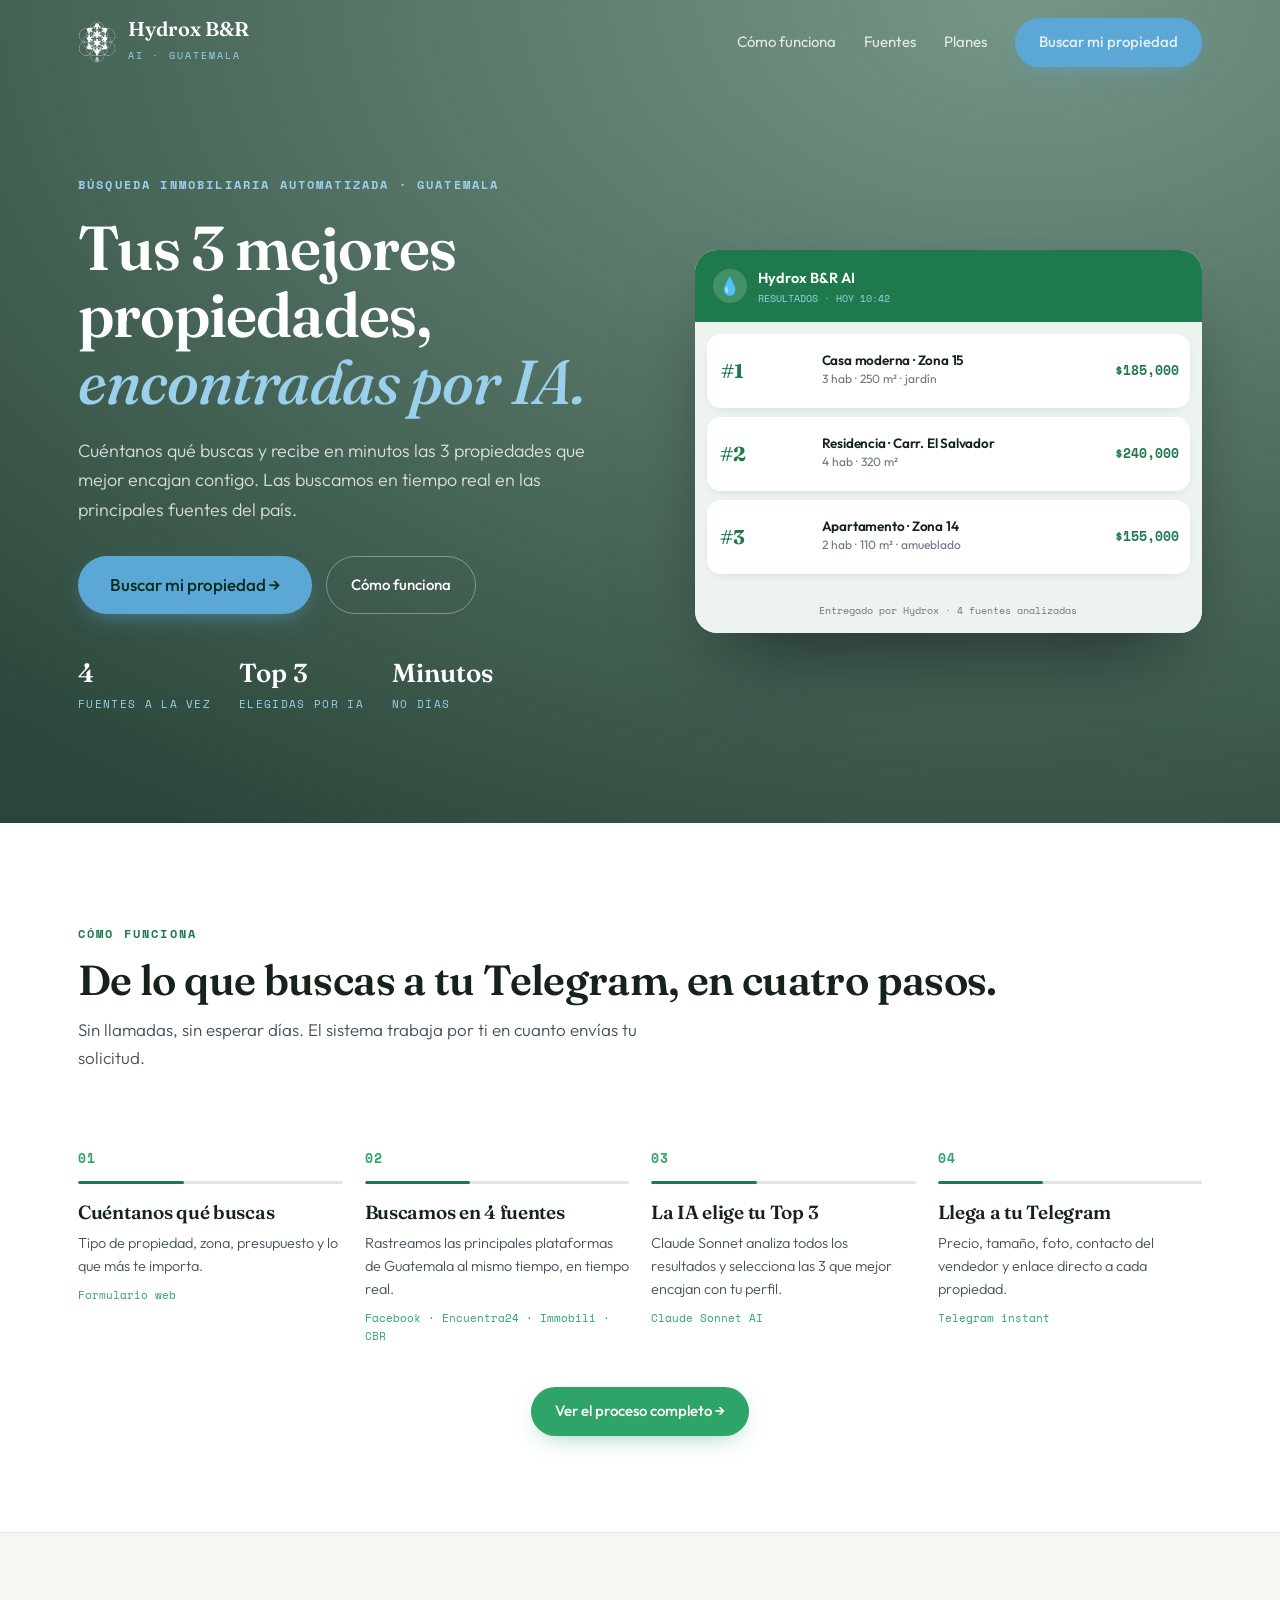
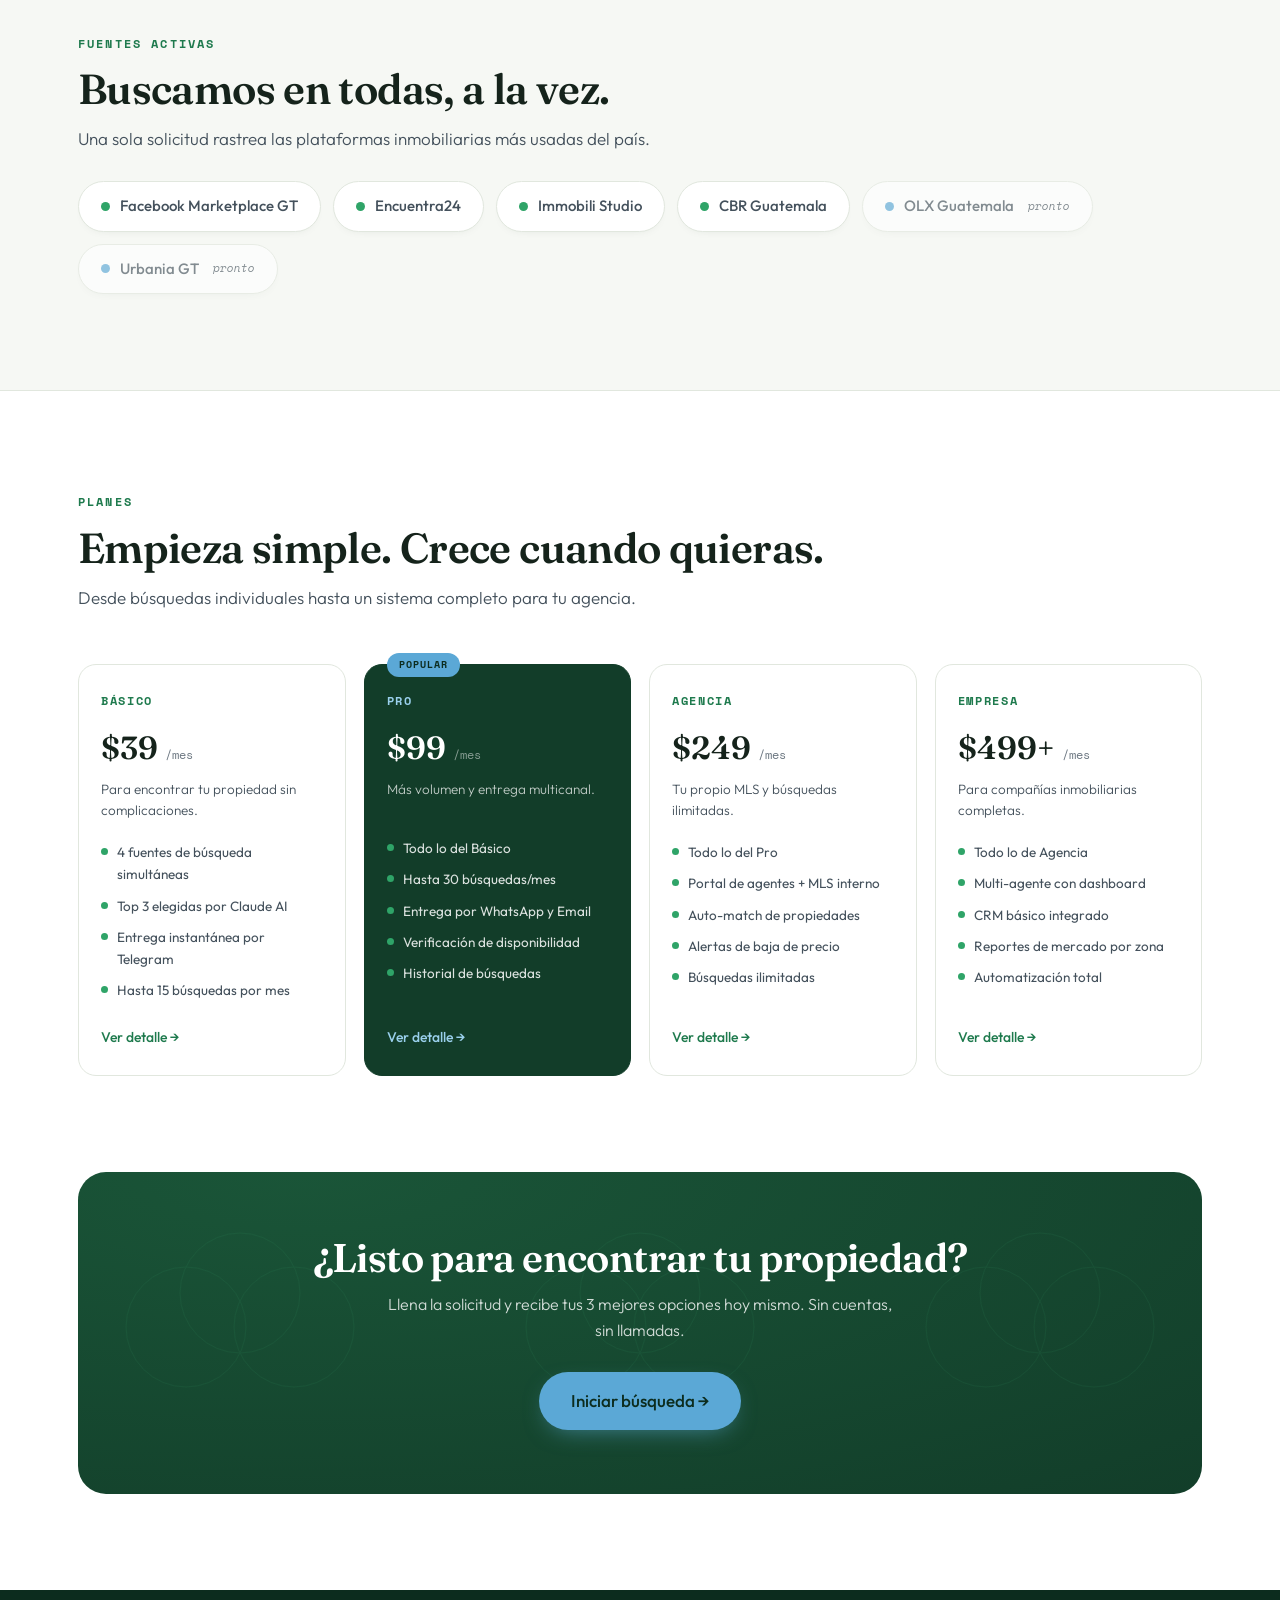
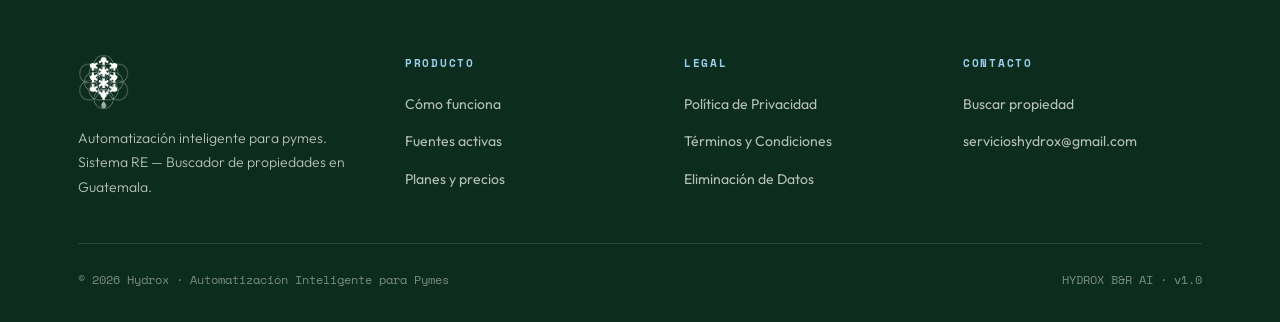
<file: index.html>
<!DOCTYPE html>
<html lang="es">
<head>
<meta charset="UTF-8">
<meta name="viewport" content="width=device-width, initial-scale=1.0">
<meta name="description" content="Hydrox B&R AI — Búsqueda automatizada de propiedades en Guatemala. Cuéntanos qué buscas y recibe las 3 mejores opciones directo a tu Telegram.">
<title>Hydrox B&R AI — Tus 3 mejores propiedades, encontradas por IA</title>
<link rel="preconnect" href="https://fonts.googleapis.com">
<link rel="preconnect" href="https://fonts.gstatic.com" crossorigin>
<link href="https://fonts.googleapis.com/css2?family=Fraunces:opsz,wght@9..144,400;9..144,500;9..144,600;9..144,700&family=Outfit:wght@300;400;500;600;700&family=Space+Mono:wght@400;700&display=swap" rel="stylesheet">
<link rel="stylesheet" href="css/estilos.css">
<link rel="stylesheet" href="css/componentes.css?v=3">
<link rel="icon" href="assets/logo-verde.png" type="image/png">
</head>
<body>

<!-- ═══ HEADER ══════════════════════════════════════════════════ -->
<header id="header">
  <div class="wrap nav">
    <a href="index.html" class="brand">
      <img src="assets/logo-blanco.png" alt="Hydrox B&R AI">
      <div class="brand-text">
        <strong>Hydrox B&amp;R</strong>
        <small>AI · GUATEMALA</small>
      </div>
    </a>
    <nav class="nav-links" id="nav-links">
      <a href="#como-funciona">Cómo funciona</a>
      <a href="#fuentes">Fuentes</a>
      <a href="planes.html">Planes</a>
      <a href="contacto.html" class="btn btn-pri">Buscar mi propiedad</a>
    </nav>
    <button class="nav-toggle" id="nav-toggle" aria-label="Abrir menú" aria-expanded="false">☰</button>
  </div>
</header>

<!-- ═══ HERO ═════════════════════════════════════════════════════ -->
<section class="hero">
  <div class="wrap hero-grid">

    <!-- Texto -->
    <div>
      <span class="eyebrow">Búsqueda inmobiliaria automatizada · Guatemala</span>
      <h1>Tus 3 mejores propiedades, <span class="accent">encontradas por IA.</span></h1>
      <p class="lead">Cuéntanos qué buscas y recibe en minutos las 3 propiedades que mejor encajan contigo. Las buscamos en tiempo real en las principales fuentes del país.</p>
      <div class="hero-cta">
        <a href="contacto.html" class="btn btn-pri btn-lg">Buscar mi propiedad →</a>
        <a href="#como-funciona" class="btn btn-ghost">Cómo funciona</a>
      </div>
      <div class="hero-stats">
        <div><b>4</b><span>Fuentes a la vez</span></div>
        <div><b>Top 3</b><span>Elegidas por IA</span></div>
        <div><b>Minutos</b><span>No días</span></div>
      </div>
    </div>

    <!-- Tarjeta Telegram (elemento firma) -->
    <div class="tgcard reveal">
      <div class="tgcard-top">
        <div class="tgcard-avatar">💧</div>
        <div>
          <b>Hydrox B&amp;R AI</b>
          <span>RESULTADOS · HOY 10:42</span>
        </div>
      </div>
      <div class="tgcard-body">
        <div class="prop-card">
          <div class="prop-rank">#1</div>
          <div class="prop-thumb" style="background-image:url('https://images.unsplash.com/photo-1568605114967-8130f3a36994?w=200&q=60')"></div>
          <div class="prop-info">
            <h4>Casa moderna · Zona 15</h4>
            <div class="meta">3 hab · 250 m² · jardín</div>
          </div>
          <div class="prop-price">$185,000</div>
        </div>
        <div class="prop-card">
          <div class="prop-rank">#2</div>
          <div class="prop-thumb" style="background-image:url('https://images.unsplash.com/photo-1570129477492-45c003edd2be?w=200&q=60')"></div>
          <div class="prop-info">
            <h4>Residencia · Carr. El Salvador</h4>
            <div class="meta">4 hab · 320 m²</div>
          </div>
          <div class="prop-price">$240,000</div>
        </div>
        <div class="prop-card">
          <div class="prop-rank">#3</div>
          <div class="prop-thumb" style="background-image:url('https://images.unsplash.com/photo-1576941089067-2de3c901e126?w=200&q=60')"></div>
          <div class="prop-info">
            <h4>Apartamento · Zona 14</h4>
            <div class="meta">2 hab · 110 m² · amueblado</div>
          </div>
          <div class="prop-price">$155,000</div>
        </div>
      </div>
      <div class="tgcard-foot">
        <span>Entregado por Hydrox · 4 fuentes analizadas</span>
      </div>
    </div>

  </div>
</section>

<!-- ═══ CÓMO FUNCIONA ════════════════════════════════════════════ -->
<section id="como-funciona">
  <div class="wrap">
    <div class="sec-head reveal">
      <span class="eyebrow">Cómo funciona</span>
      <h2>De lo que buscas a tu Telegram, en cuatro pasos.</h2>
      <p>Sin llamadas, sin esperar días. El sistema trabaja por ti en cuanto envías tu solicitud.</p>
    </div>
    <div class="steps-grid">
      <div class="step reveal">
        <div class="num">01</div>
        <div class="line"></div>
        <h3>Cuéntanos qué buscas</h3>
        <p>Tipo de propiedad, zona, presupuesto y lo que más te importa.</p>
        <span class="tag">Formulario web</span>
      </div>
      <div class="step reveal">
        <div class="num">02</div>
        <div class="line"></div>
        <h3>Buscamos en 4 fuentes</h3>
        <p>Rastreamos las principales plataformas de Guatemala al mismo tiempo, en tiempo real.</p>
        <span class="tag">Facebook · Encuentra24 · Immobili · CBR</span>
      </div>
      <div class="step reveal">
        <div class="num">03</div>
        <div class="line"></div>
        <h3>La IA elige tu Top 3</h3>
        <p>Claude Sonnet analiza todos los resultados y selecciona las 3 que mejor encajan con tu perfil.</p>
        <span class="tag">Claude Sonnet AI</span>
      </div>
      <div class="step reveal">
        <div class="num">04</div>
        <div class="line"></div>
        <h3>Llega a tu Telegram</h3>
        <p>Precio, tamaño, foto, contacto del vendedor y enlace directo a cada propiedad.</p>
        <span class="tag">Telegram instant</span>
      </div>
    </div>
    <div style="margin-top:40px; text-align:center">
      <a href="como-funciona.html" class="btn btn-sec">Ver el proceso completo →</a>
    </div>
  </div>
</section>

<!-- ═══ FUENTES ═══════════════════════════════════════════════════ -->
<section id="fuentes" class="fuentes-section">
  <div class="wrap">
    <div class="sec-head reveal" style="margin-bottom:28px">
      <span class="eyebrow">Fuentes activas</span>
      <h2>Buscamos en todas, a la vez.</h2>
      <p>Una sola solicitud rastrea las plataformas inmobiliarias más usadas del país.</p>
    </div>
    <div class="chips reveal">
      <span class="chip"><span class="chip-dot"></span>Facebook Marketplace GT</span>
      <span class="chip"><span class="chip-dot"></span>Encuentra24</span>
      <span class="chip"><span class="chip-dot"></span>Immobili Studio</span>
      <span class="chip"><span class="chip-dot"></span>CBR Guatemala</span>
      <span class="chip pronto"><span class="chip-dot"></span>OLX Guatemala <em class="soon">pronto</em></span>
      <span class="chip pronto"><span class="chip-dot"></span>Urbania GT <em class="soon">pronto</em></span>
    </div>
  </div>
</section>

<!-- ═══ PLANES ════════════════════════════════════════════════════ -->
<section id="planes">
  <div class="wrap">
    <div class="sec-head reveal">
      <span class="eyebrow">Planes</span>
      <h2>Empieza simple. Crece cuando quieras.</h2>
      <p>Desde búsquedas individuales hasta un sistema completo para tu agencia.</p>
    </div>
    <div class="planes-grid">
      <div class="plan-card reveal">
        <div class="plan-tier">Básico</div>
        <div class="plan-price">$39<small> /mes</small></div>
        <div class="plan-tagline">Para encontrar tu propiedad sin complicaciones.</div>
        <ul class="plan-features">
          <li>4 fuentes de búsqueda simultáneas</li>
          <li>Top 3 elegidas por Claude AI</li>
          <li>Entrega instantánea por Telegram</li>
          <li>Hasta 15 búsquedas por mes</li>
        </ul>
        <a href="planes.html" class="plan-link">Ver detalle →</a>
      </div>
      <div class="plan-card featured reveal">
        <div class="plan-badge">Popular</div>
        <div class="plan-tier">Pro</div>
        <div class="plan-price">$99<small> /mes</small></div>
        <div class="plan-tagline">Más volumen y entrega multicanal.</div>
        <ul class="plan-features">
          <li>Todo lo del Básico</li>
          <li>Hasta 30 búsquedas/mes</li>
          <li>Entrega por WhatsApp y Email</li>
          <li>Verificación de disponibilidad</li>
          <li>Historial de búsquedas</li>
        </ul>
        <a href="planes.html" class="plan-link">Ver detalle →</a>
      </div>
      <div class="plan-card reveal">
        <div class="plan-tier">Agencia</div>
        <div class="plan-price">$249<small> /mes</small></div>
        <div class="plan-tagline">Tu propio MLS y búsquedas ilimitadas.</div>
        <ul class="plan-features">
          <li>Todo lo del Pro</li>
          <li>Portal de agentes + MLS interno</li>
          <li>Auto-match de propiedades</li>
          <li>Alertas de baja de precio</li>
          <li>Búsquedas ilimitadas</li>
        </ul>
        <a href="planes.html" class="plan-link">Ver detalle →</a>
      </div>
      <div class="plan-card reveal">
        <div class="plan-tier">Empresa</div>
        <div class="plan-price">$499+<small> /mes</small></div>
        <div class="plan-tagline">Para compañías inmobiliarias completas.</div>
        <ul class="plan-features">
          <li>Todo lo de Agencia</li>
          <li>Multi-agente con dashboard</li>
          <li>CRM básico integrado</li>
          <li>Reportes de mercado por zona</li>
          <li>Automatización total</li>
        </ul>
        <a href="planes.html" class="plan-link">Ver detalle →</a>
      </div>
    </div>
  </div>
</section>

<!-- ═══ CTA ═══════════════════════════════════════════════════════ -->
<section style="padding-top:0">
  <div class="wrap">
    <div class="cta-band reveal">
      <h2>¿Listo para encontrar tu propiedad?</h2>
      <p>Llena la solicitud y recibe tus 3 mejores opciones hoy mismo. Sin cuentas, sin llamadas.</p>
      <a href="contacto.html" class="btn btn-pri btn-lg">Iniciar búsqueda →</a>
    </div>
  </div>
</section>

<!-- ═══ FOOTER ════════════════════════════════════════════════════ -->
<footer>
  <div class="wrap">
    <div class="footer-grid">
      <div class="footer-brand">
        <img src="assets/logo-blanco.png" alt="Hydrox B&R AI">
        <p>Automatización inteligente para pymes. Sistema RE — Buscador de propiedades en Guatemala.</p>
      </div>
      <div class="footer-col">
        <h5>Producto</h5>
        <ul>
          <li><a href="como-funciona.html">Cómo funciona</a></li>
          <li><a href="#fuentes">Fuentes activas</a></li>
          <li><a href="planes.html">Planes y precios</a></li>
        </ul>
      </div>
      <div class="footer-col">
        <h5>Legal</h5>
        <ul>
          <li><a href="privacidad.html">Política de Privacidad</a></li>
          <li><a href="terminos.html">Términos y Condiciones</a></li>
          <li><a href="eliminar-datos.html">Eliminación de Datos</a></li>
        </ul>
      </div>
      <div class="footer-col">
        <h5>Contacto</h5>
        <ul>
          <li><a href="contacto.html">Buscar propiedad</a></li>
          <li><a href="mailto:servicioshydrox@gmail.com">servicioshydrox@gmail.com</a></li>
        </ul>
      </div>
    </div>
    <div class="footer-bottom">
      <span>© 2026 Hydrox · Automatización Inteligente para Pymes</span>
      <span class="mono">HYDROX B&amp;R AI · v1.0</span>
    </div>
  </div>
</footer>

<script src="js/main.js?v=7" defer></script>
</body>
</html>
</file>
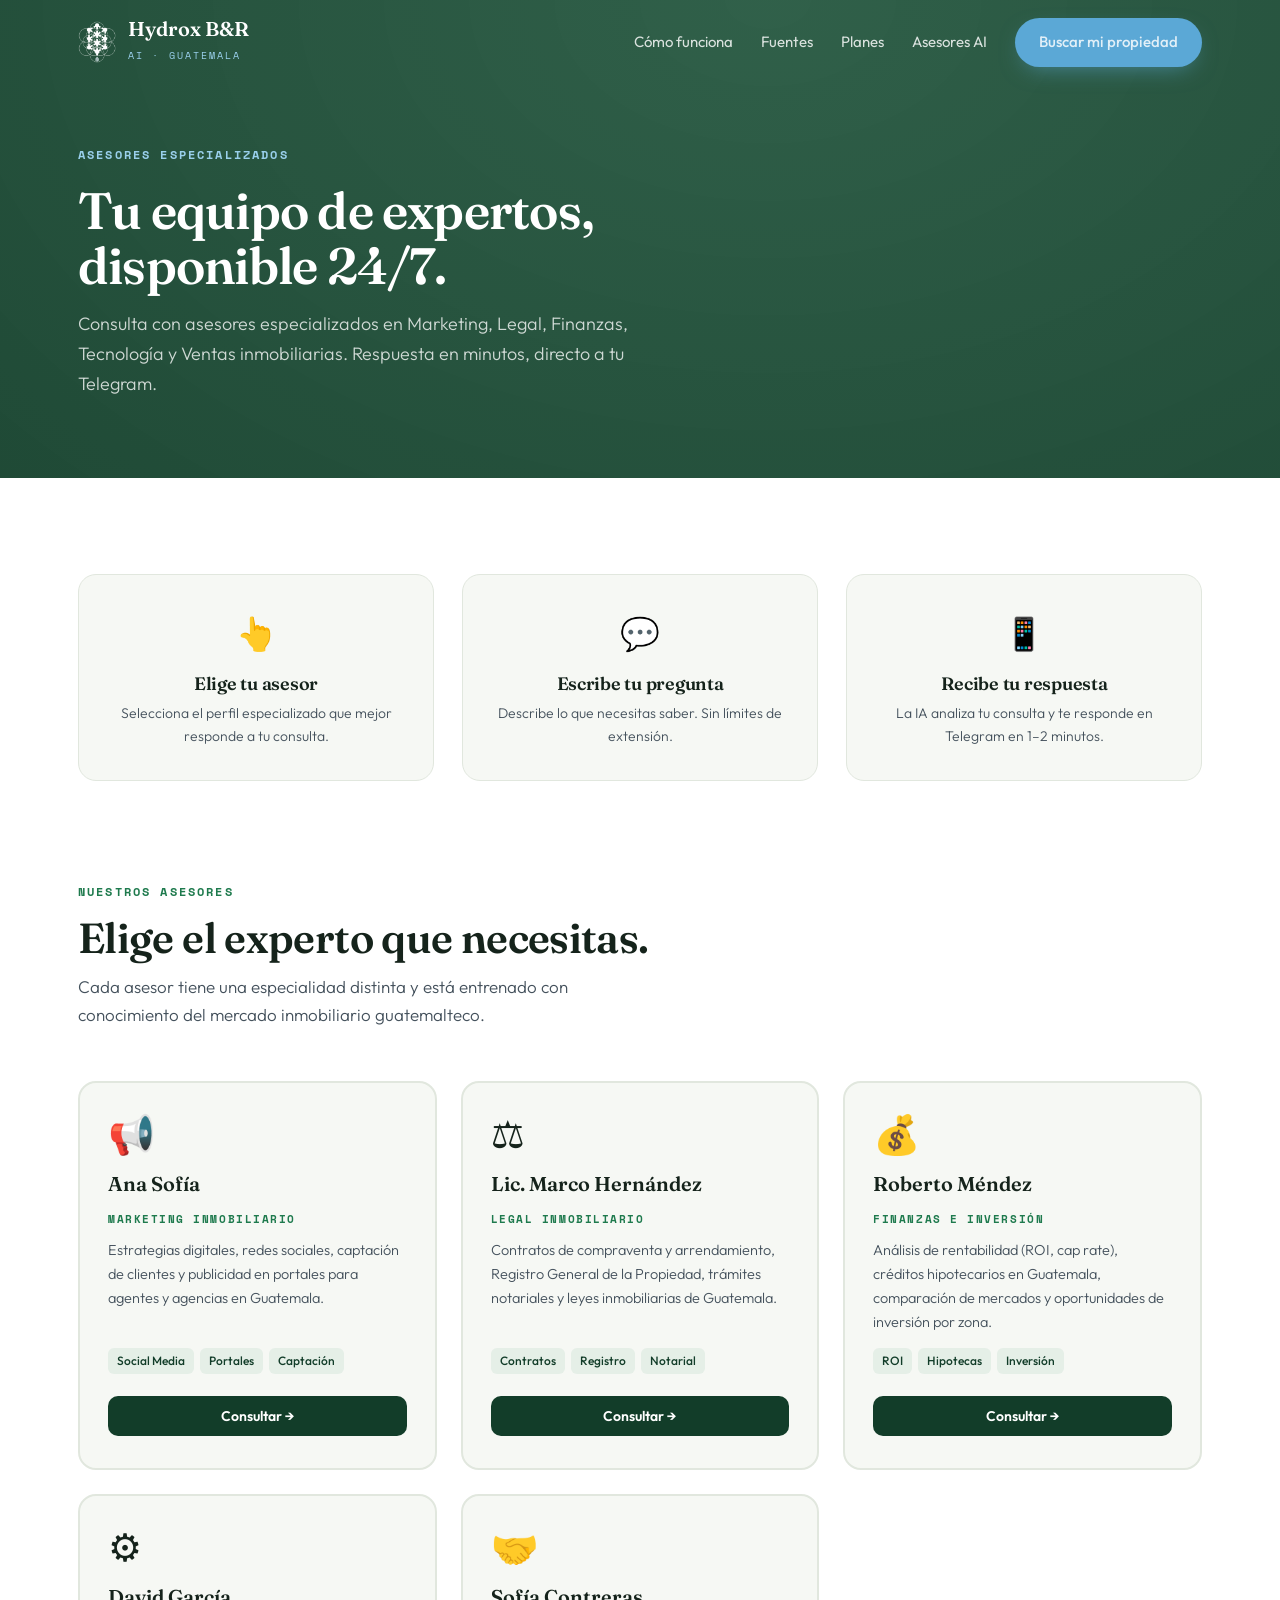
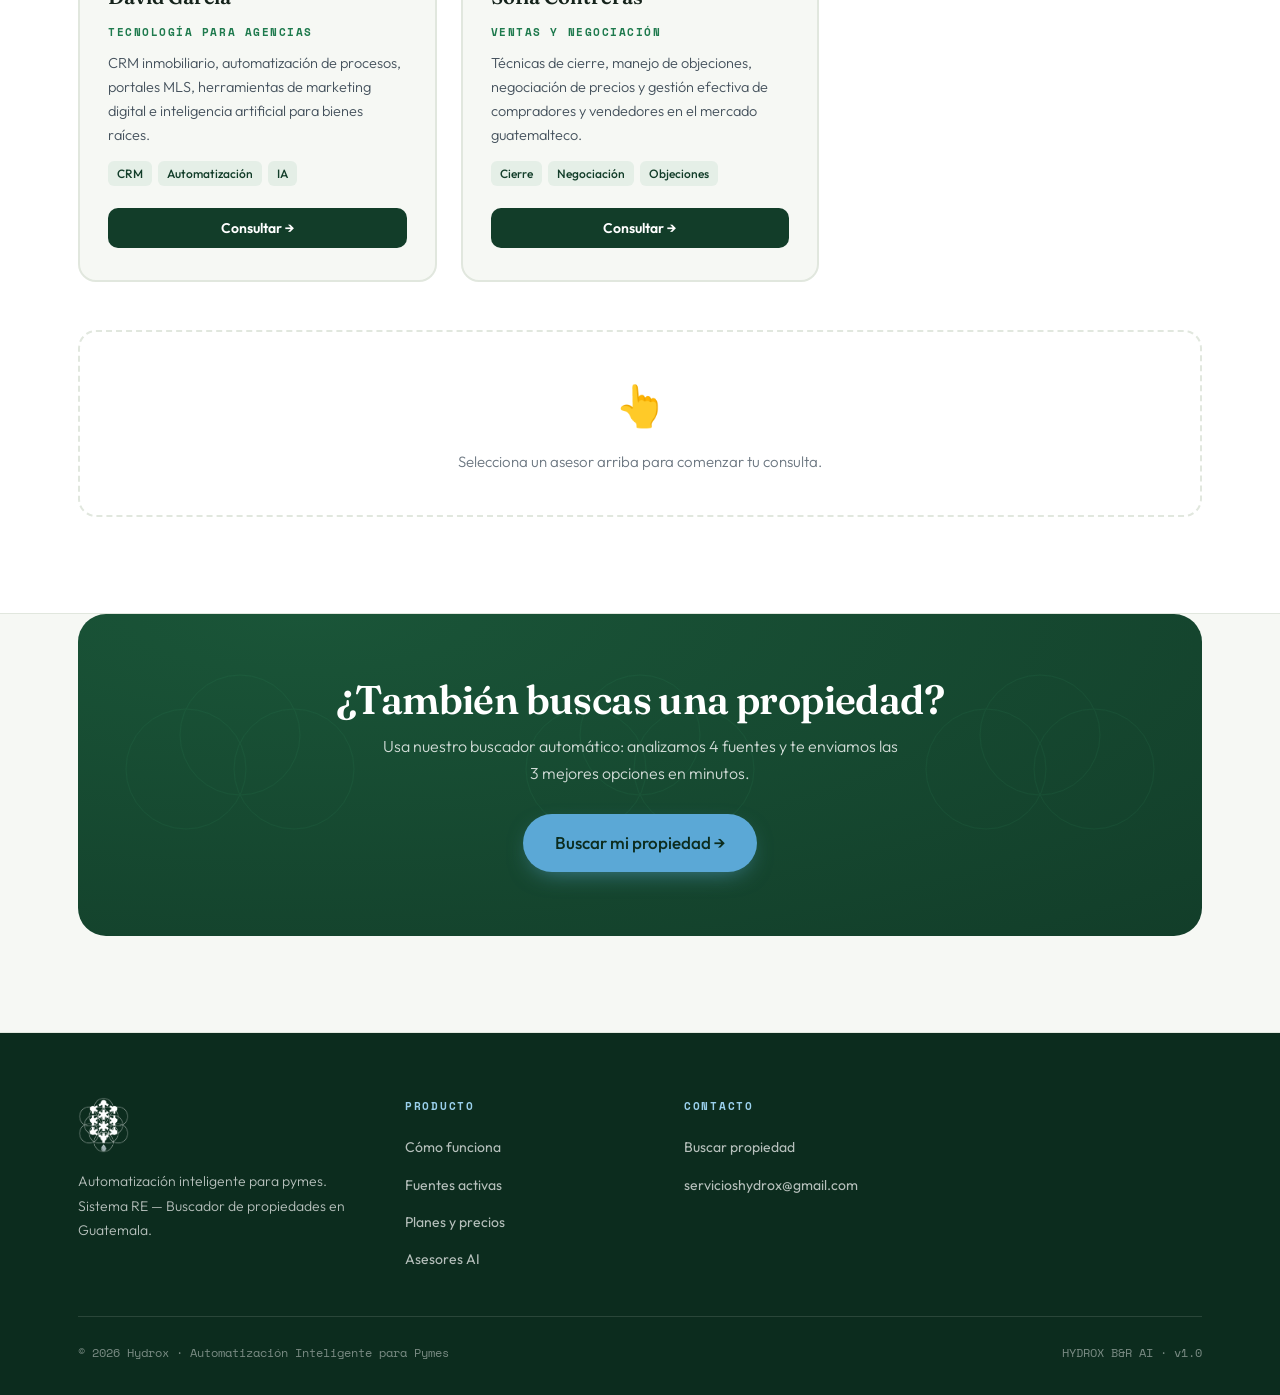
<file: asesores.html>
<!DOCTYPE html>
<html lang="es">
<head>
<meta charset="UTF-8">
<meta name="viewport" content="width=device-width, initial-scale=1.0">
<meta name="description" content="Asesores AI de Hydrox B&R. Consulta con expertos en Marketing, Legal, Finanzas, Tecnología y Ventas inmobiliarias en Guatemala.">
<title>Asesores AI — Hydrox B&R</title>
<link rel="preconnect" href="https://fonts.googleapis.com">
<link rel="preconnect" href="https://fonts.gstatic.com" crossorigin>
<link href="https://fonts.googleapis.com/css2?family=Fraunces:opsz,wght@9..144,400;9..144,500;9..144,600;9..144,700&family=Outfit:wght@300;400;500;600;700&family=Space+Mono:wght@400;700&display=swap" rel="stylesheet">
<link rel="stylesheet" href="css/estilos.css">
<link rel="stylesheet" href="css/componentes.css">
<link rel="icon" href="assets/logo-verde.png" type="image/png">
<style>
  /* ── ADVISORS GRID ─────────────────────────────────────────────── */
  .advisors-grid {
    display: grid;
    grid-template-columns: repeat(3, 1fr);
    gap: 24px;
    margin-bottom: 0;
  }
  .advisor-card {
    background: var(--hueso);
    border: 2px solid var(--borde);
    border-radius: var(--radio);
    padding: 32px 28px;
    cursor: pointer;
    transition: border-color .25s, box-shadow .25s, transform .2s;
    display: flex;
    flex-direction: column;
    gap: 10px;
    position: relative;
  }
  .advisor-card:hover {
    border-color: var(--verde-claro);
    box-shadow: 0 12px 36px -16px rgba(30,122,77,.25);
    transform: translateY(-3px);
  }
  .advisor-card.selected {
    border-color: var(--verde);
    background: #fff;
    box-shadow: 0 0 0 4px rgba(30,122,77,.12);
    transform: translateY(-3px);
  }
  .advisor-card.selected::after {
    content: '✓ Seleccionado';
    position: absolute;
    top: 14px;
    right: 14px;
    font-family: 'Space Mono', monospace;
    font-size: 10px;
    color: var(--verde);
    letter-spacing: .1em;
    text-transform: uppercase;
    font-weight: 700;
  }
  .advisor-icon {
    font-size: 38px;
    line-height: 1;
    margin-bottom: 4px;
  }
  .advisor-name {
    font-family: 'Fraunces', serif;
    font-size: 20px;
    font-weight: 600;
    color: var(--tinta);
  }
  .advisor-role {
    font-family: 'Space Mono', monospace;
    font-size: 11px;
    letter-spacing: .14em;
    text-transform: uppercase;
    color: var(--verde);
    font-weight: 700;
  }
  .advisor-desc {
    color: var(--piedra);
    font-size: 14.5px;
    font-weight: 300;
    line-height: 1.65;
    flex: 1;
  }
  .advisor-tags {
    display: flex;
    flex-wrap: wrap;
    gap: 6px;
    margin-top: 4px;
  }
  .advisor-tag {
    background: rgba(30,122,77,.08);
    color: var(--verde-profundo);
    border-radius: 6px;
    padding: 3px 9px;
    font-size: 12px;
    font-weight: 500;
  }
  .btn-consult {
    margin-top: 12px;
    background: var(--verde-profundo);
    color: #fff;
    border: none;
    border-radius: 10px;
    padding: 11px 20px;
    font-size: 14px;
    font-weight: 600;
    cursor: pointer;
    transition: background .2s;
    font-family: inherit;
    text-align: center;
  }
  .btn-consult:hover { background: var(--verde); }

  /* ── CONSULT SECTION ──────────────────────────────────────────── */
  .consult-wrapper {
    margin-top: 56px;
    padding: 48px;
    background: var(--hueso);
    border-radius: var(--radio-xl);
    border: 1px solid var(--borde);
    max-width: 700px;
    margin-left: auto;
    margin-right: auto;
  }
  .consult-header {
    display: flex;
    align-items: center;
    gap: 16px;
    margin-bottom: 28px;
    padding-bottom: 20px;
    border-bottom: 1px solid var(--borde);
  }
  .consult-avatar {
    width: 52px;
    height: 52px;
    border-radius: 14px;
    background: var(--verde-profundo);
    display: flex;
    align-items: center;
    justify-content: center;
    font-size: 26px;
    flex-shrink: 0;
  }
  .consult-header h3 { font-size: 22px; margin-bottom: 3px; }
  .consult-header small {
    font-family: 'Space Mono', monospace;
    font-size: 11px;
    letter-spacing: .14em;
    text-transform: uppercase;
    color: var(--verde);
    font-weight: 700;
  }
  .consult-field { margin-bottom: 20px; }
  .consult-field label {
    display: block;
    font-size: 13px;
    font-weight: 600;
    color: var(--tinta);
    margin-bottom: 7px;
    letter-spacing: .02em;
  }
  .consult-field textarea,
  .consult-field input[type="text"] {
    width: 100%;
    border: 1.5px solid var(--borde);
    border-radius: 10px;
    padding: 14px 16px;
    font-size: 15px;
    font-family: inherit;
    color: var(--tinta);
    background: #fff;
    transition: border-color .2s;
    resize: vertical;
  }
  .consult-field textarea:focus,
  .consult-field input[type="text"]:focus {
    outline: none;
    border-color: var(--verde-claro);
    box-shadow: 0 0 0 3px rgba(47,164,104,.12);
  }
  .consult-field textarea { min-height: 140px; }
  .chat-id-hint {
    font-size: 12.5px;
    color: var(--piedra-suave);
    margin-top: 6px;
    line-height: 1.6;
  }
  .chat-id-hint a { color: var(--verde-claro); text-decoration: underline; }
  #advisor-submit-btn {
    width: 100%;
    padding: 16px;
    font-size: 16px;
    font-weight: 600;
  }
  #advisor-submit-btn:disabled {
    opacity: .6;
    cursor: not-allowed;
  }

  /* ── SUCCESS SCREEN ───────────────────────────────────────────── */
  .advisor-success {
    text-align: center;
    padding: 56px 32px;
    max-width: 540px;
    margin: 48px auto;
    background: var(--hueso);
    border-radius: var(--radio-xl);
    border: 1px solid var(--borde);
  }
  .advisor-success .success-icon { font-size: 56px; margin-bottom: 20px; }
  .advisor-success h2 { font-size: 28px; margin-bottom: 12px; }
  .advisor-success p { color: var(--piedra); font-size: 16px; font-weight: 300; line-height: 1.7; }
  .advisor-success .btn { margin-top: 28px; }

  /* ── HOW IT WORKS ─────────────────────────────────────────────── */
  .advisor-how-grid {
    display: grid;
    grid-template-columns: repeat(3, 1fr);
    gap: 28px;
  }
  .advisor-how-item {
    text-align: center;
    padding: 32px 20px;
    background: var(--hueso);
    border-radius: var(--radio);
    border: 1px solid var(--borde);
  }
  .advisor-how-item .how-icon { font-size: 32px; margin-bottom: 14px; }
  .advisor-how-item h4 { font-size: 18px; margin-bottom: 8px; }
  .advisor-how-item p { color: var(--piedra); font-size: 14px; font-weight: 300; line-height: 1.65; }

  /* ── NO ADVISOR SELECTED ──────────────────────────────────────── */
  .consult-placeholder {
    text-align: center;
    padding: 40px;
    color: var(--piedra-suave);
    font-size: 15px;
    font-weight: 300;
    margin-top: 48px;
    border: 2px dashed var(--borde);
    border-radius: var(--radio);
  }
  .consult-placeholder .ph-icon { font-size: 40px; margin-bottom: 12px; }

  @media(max-width:840px) {
    .advisors-grid { grid-template-columns: repeat(2, 1fr); }
    .advisor-how-grid { grid-template-columns: 1fr; }
  }
  @media(max-width:560px) {
    .advisors-grid { grid-template-columns: 1fr; }
    .consult-wrapper { padding: 28px 20px; }
  }
</style>
</head>
<body>

<!-- HEADER -->
<header id="header">
  <div class="wrap nav">
    <a href="index.html" class="brand">
      <img src="assets/logo-blanco.png" alt="Hydrox B&R AI">
      <div class="brand-text">
        <strong>Hydrox B&amp;R</strong>
        <small>AI · GUATEMALA</small>
      </div>
    </a>
    <nav class="nav-links" id="nav-links">
      <a href="index.html#como-funciona">Cómo funciona</a>
      <a href="index.html#fuentes">Fuentes</a>
      <a href="planes.html">Planes</a>
      <a href="asesores.html">Asesores AI</a>
      <a href="contacto.html" class="btn btn-pri">Buscar mi propiedad</a>
    </nav>
    <button class="nav-toggle" id="nav-toggle" aria-label="Abrir menú" aria-expanded="false">☰</button>
  </div>
</header>

<!-- INNER HERO -->
<section class="inner-hero">
  <div class="wrap">
    <span class="eyebrow">Asesores especializados</span>
    <h1>Tu equipo de expertos,<br>disponible 24/7.</h1>
    <p>Consulta con asesores especializados en Marketing, Legal, Finanzas, Tecnología y Ventas inmobiliarias. Respuesta en minutos, directo a tu Telegram.</p>
  </div>
</section>

<!-- HOW IT WORKS (3 steps) -->
<section style="padding-bottom: 0">
  <div class="wrap">
    <div class="advisor-how-grid reveal">
      <div class="advisor-how-item">
        <div class="how-icon">👆</div>
        <h4>Elige tu asesor</h4>
        <p>Selecciona el perfil especializado que mejor responde a tu consulta.</p>
      </div>
      <div class="advisor-how-item">
        <div class="how-icon">💬</div>
        <h4>Escribe tu pregunta</h4>
        <p>Describe lo que necesitas saber. Sin límites de extensión.</p>
      </div>
      <div class="advisor-how-item">
        <div class="how-icon">📱</div>
        <h4>Recibe tu respuesta</h4>
        <p>La IA analiza tu consulta y te responde en Telegram en 1–2 minutos.</p>
      </div>
    </div>
  </div>
</section>

<!-- ADVISOR CARDS + FORM -->
<section>
  <div class="wrap">

    <div class="sec-head reveal">
      <span class="eyebrow">Nuestros asesores</span>
      <h2>Elige el experto que necesitas.</h2>
      <p>Cada asesor tiene una especialidad distinta y está entrenado con conocimiento del mercado inmobiliario guatemalteco.</p>
    </div>

    <!-- 5 Advisor Cards -->
    <div class="advisors-grid reveal" id="advisors-grid">

      <div class="advisor-card" data-perfil="marketing" data-nombre="Ana Sofía" data-icon="📢" data-rol="Asesora de Marketing">
        <div class="advisor-icon">📢</div>
        <div class="advisor-name">Ana Sofía</div>
        <div class="advisor-role">Marketing Inmobiliario</div>
        <p class="advisor-desc">Estrategias digitales, redes sociales, captación de clientes y publicidad en portales para agentes y agencias en Guatemala.</p>
        <div class="advisor-tags">
          <span class="advisor-tag">Social Media</span>
          <span class="advisor-tag">Portales</span>
          <span class="advisor-tag">Captación</span>
        </div>
        <button class="btn-consult">Consultar →</button>
      </div>

      <div class="advisor-card" data-perfil="legal" data-nombre="Lic. Marco Hernández" data-icon="⚖️" data-rol="Asesor Legal">
        <div class="advisor-icon">⚖️</div>
        <div class="advisor-name">Lic. Marco Hernández</div>
        <div class="advisor-role">Legal Inmobiliario</div>
        <p class="advisor-desc">Contratos de compraventa y arrendamiento, Registro General de la Propiedad, trámites notariales y leyes inmobiliarias de Guatemala.</p>
        <div class="advisor-tags">
          <span class="advisor-tag">Contratos</span>
          <span class="advisor-tag">Registro</span>
          <span class="advisor-tag">Notarial</span>
        </div>
        <button class="btn-consult">Consultar →</button>
      </div>

      <div class="advisor-card" data-perfil="finanzas" data-nombre="Roberto Méndez" data-icon="💰" data-rol="Asesor de Finanzas">
        <div class="advisor-icon">💰</div>
        <div class="advisor-name">Roberto Méndez</div>
        <div class="advisor-role">Finanzas e Inversión</div>
        <p class="advisor-desc">Análisis de rentabilidad (ROI, cap rate), créditos hipotecarios en Guatemala, comparación de mercados y oportunidades de inversión por zona.</p>
        <div class="advisor-tags">
          <span class="advisor-tag">ROI</span>
          <span class="advisor-tag">Hipotecas</span>
          <span class="advisor-tag">Inversión</span>
        </div>
        <button class="btn-consult">Consultar →</button>
      </div>

      <div class="advisor-card" data-perfil="tecnologia" data-nombre="David García" data-icon="⚙️" data-rol="Asesor de Tecnología">
        <div class="advisor-icon">⚙️</div>
        <div class="advisor-name">David García</div>
        <div class="advisor-role">Tecnología para Agencias</div>
        <p class="advisor-desc">CRM inmobiliario, automatización de procesos, portales MLS, herramientas de marketing digital e inteligencia artificial para bienes raíces.</p>
        <div class="advisor-tags">
          <span class="advisor-tag">CRM</span>
          <span class="advisor-tag">Automatización</span>
          <span class="advisor-tag">IA</span>
        </div>
        <button class="btn-consult">Consultar →</button>
      </div>

      <div class="advisor-card" data-perfil="ventas" data-nombre="Sofía Contreras" data-icon="🤝" data-rol="Asesora de Ventas">
        <div class="advisor-icon">🤝</div>
        <div class="advisor-name">Sofía Contreras</div>
        <div class="advisor-role">Ventas y Negociación</div>
        <p class="advisor-desc">Técnicas de cierre, manejo de objeciones, negociación de precios y gestión efectiva de compradores y vendedores en el mercado guatemalteco.</p>
        <div class="advisor-tags">
          <span class="advisor-tag">Cierre</span>
          <span class="advisor-tag">Negociación</span>
          <span class="advisor-tag">Objeciones</span>
        </div>
        <button class="btn-consult">Consultar →</button>
      </div>

    </div>

    <!-- Placeholder (shown before selecting an advisor) -->
    <div id="consult-placeholder" class="consult-placeholder reveal">
      <div class="ph-icon">👆</div>
      <p>Selecciona un asesor arriba para comenzar tu consulta.</p>
    </div>

    <!-- Consultation Form (hidden until advisor selected) -->
    <div id="consult-section" style="display:none">
      <div class="consult-wrapper">
        <div class="consult-header">
          <div class="consult-avatar" id="consult-avatar">📢</div>
          <div>
            <h3 id="consult-advisor-name">Ana Sofía</h3>
            <small id="consult-advisor-role">Marketing Inmobiliario</small>
          </div>
        </div>

        <form id="advisor-form" novalidate>
          <input type="hidden" id="perfil-input" name="perfil_asesor" value="">
          <input type="hidden" id="usercode-input" name="user_code" value="">

          <div class="consult-field">
            <label for="pregunta-input">Tu consulta</label>
            <textarea id="pregunta-input" name="pregunta" required
              placeholder="Describe tu pregunta o situación. Cuanto más detalle des, mejor será la respuesta…"></textarea>
          </div>

          <div class="consult-field">
            <label for="chat-id-input">Tu Telegram Chat ID <span style="font-weight:300;color:var(--piedra-suave)">(para recibir la respuesta)</span></label>
            <input type="text" id="chat-id-input" name="telegram_chat_id" required
              placeholder="Ej: 7494138882">
            <p class="chat-id-hint">
              ¿No sabes tu Chat ID? Abre Telegram, escríbele a
              <strong>@userinfobot</strong> y responde "start". Te dará tu ID en segundos.
            </p>
          </div>

          <button type="submit" class="btn btn-pri btn-lg" id="advisor-submit-btn">
            Enviar consulta →
          </button>
        </form>
      </div>
    </div>

    <!-- Success Screen -->
    <div id="advisor-success" style="display:none">
      <div class="advisor-success">
        <div class="success-icon">✅</div>
        <h2>Consulta enviada</h2>
        <p>Tu asesor está analizando tu pregunta. Recibirás la respuesta directamente en tu Telegram en <strong>1–2 minutos</strong>.</p>
        <p style="margin-top:16px; font-size:14px; color:var(--piedra-suave)">Si no la recibes en 5 minutos, revisa que tu Chat ID sea correcto o escríbenos a <a href="mailto:servicioshydrox@gmail.com" style="color:var(--verde-claro)">servicioshydrox@gmail.com</a>.</p>
        <a href="asesores.html" class="btn btn-sec">Hacer otra consulta →</a>
      </div>
    </div>

  </div>
</section>

<!-- CTA -->
<section class="fuentes-section" style="padding-top:0">
  <div class="wrap">
    <div class="cta-band reveal">
      <h2>¿También buscas una propiedad?</h2>
      <p>Usa nuestro buscador automático: analizamos 4 fuentes y te enviamos las 3 mejores opciones en minutos.</p>
      <a href="contacto.html" class="btn btn-pri btn-lg">Buscar mi propiedad →</a>
    </div>
  </div>
</section>

<!-- FOOTER -->
<footer>
  <div class="wrap">
    <div class="footer-grid">
      <div class="footer-brand">
        <img src="assets/logo-blanco.png" alt="Hydrox B&R AI">
        <p>Automatización inteligente para pymes. Sistema RE — Buscador de propiedades en Guatemala.</p>
      </div>
      <div class="footer-col">
        <h5>Producto</h5>
        <ul>
          <li><a href="como-funciona.html">Cómo funciona</a></li>
          <li><a href="index.html#fuentes">Fuentes activas</a></li>
          <li><a href="planes.html">Planes y precios</a></li>
          <li><a href="asesores.html">Asesores AI</a></li>
        </ul>
      </div>
      <div class="footer-col">
        <h5>Contacto</h5>
        <ul>
          <li><a href="contacto.html">Buscar propiedad</a></li>
          <li><a href="mailto:servicioshydrox@gmail.com">servicioshydrox@gmail.com</a></li>
        </ul>
      </div>
    </div>
    <div class="footer-bottom">
      <span>© 2026 Hydrox · Automatización Inteligente para Pymes</span>
      <span class="mono">HYDROX B&amp;R AI · v1.0</span>
    </div>
  </div>
</footer>

<script src="js/main.js" defer></script>
<script>
/* ── ADVISOR PAGE LOGIC ─────────────────────────────────────────── */
const ADVISOR_WEBHOOK = 'https://hook.us2.make.com/i4elgx9w0k64dmqkclu8lybym1x61gsx';

// Pre-fill user code from localStorage
document.getElementById('usercode-input').value =
  localStorage.getItem('hx_user_code') || '';

// Pre-fill telegram chat ID if previously saved
const savedChatId = localStorage.getItem('hx_telegram_chat_id');
if (savedChatId) document.getElementById('chat-id-input').value = savedChatId;

// Advisor card selection
document.querySelectorAll('.advisor-card').forEach(card => {
  card.addEventListener('click', () => {
    // Deselect all
    document.querySelectorAll('.advisor-card').forEach(c => c.classList.remove('selected'));
    card.classList.add('selected');

    // Update hidden inputs
    document.getElementById('perfil-input').value = card.dataset.perfil;

    // Update form header
    document.getElementById('consult-avatar').textContent  = card.dataset.icon;
    document.getElementById('consult-advisor-name').textContent = card.dataset.nombre;
    document.getElementById('consult-advisor-role').textContent = card.dataset.rol;

    // Show form, hide placeholder
    document.getElementById('consult-placeholder').style.display = 'none';
    const section = document.getElementById('consult-section');
    section.style.display = 'block';

    // Smooth scroll to form
    section.scrollIntoView({ behavior: 'smooth', block: 'start' });
  });
});

// Form submit
document.getElementById('advisor-form').addEventListener('submit', async (e) => {
  e.preventDefault();

  const pregunta  = document.getElementById('pregunta-input').value.trim();
  const chatId    = document.getElementById('chat-id-input').value.trim();
  const perfil    = document.getElementById('perfil-input').value;

  // Simple validation
  if (!pregunta) {
    document.getElementById('pregunta-input').style.borderColor = '#e55';
    document.getElementById('pregunta-input').focus();
    return;
  }
  if (!chatId) {
    document.getElementById('chat-id-input').style.borderColor = '#e55';
    document.getElementById('chat-id-input').focus();
    return;
  }

  // Save chat ID for next time
  localStorage.setItem('hx_telegram_chat_id', chatId);

  const btn = document.getElementById('advisor-submit-btn');
  btn.textContent = 'Enviando consulta…';
  btn.disabled = true;

  const payload = new URLSearchParams({
    perfil_asesor:     perfil,
    pregunta:          pregunta,
    telegram_chat_id:  chatId,
    user_code:         document.getElementById('usercode-input').value || 'DIRECTO',
    fecha:             new Date().toISOString(),
    fuente:            'sitio-web'
  }).toString();

  try {
    await fetch(ADVISOR_WEBHOOK, {
      method: 'POST',
      headers: { 'Content-Type': 'application/x-www-form-urlencoded' },
      body: payload,
      mode: 'no-cors'
    });

    // Show success (assume sent since no-cors = opaque)
    document.getElementById('consult-section').style.display = 'none';
    document.getElementById('advisor-success').style.display = 'block';
    document.getElementById('advisor-success').scrollIntoView({ behavior: 'smooth', block: 'start' });

  } catch (err) {
    btn.textContent = 'Error — intenta de nuevo';
    btn.disabled = false;
    console.error('Advisor webhook error:', err);
  }
});
</script>
</body>
</html>
</file>
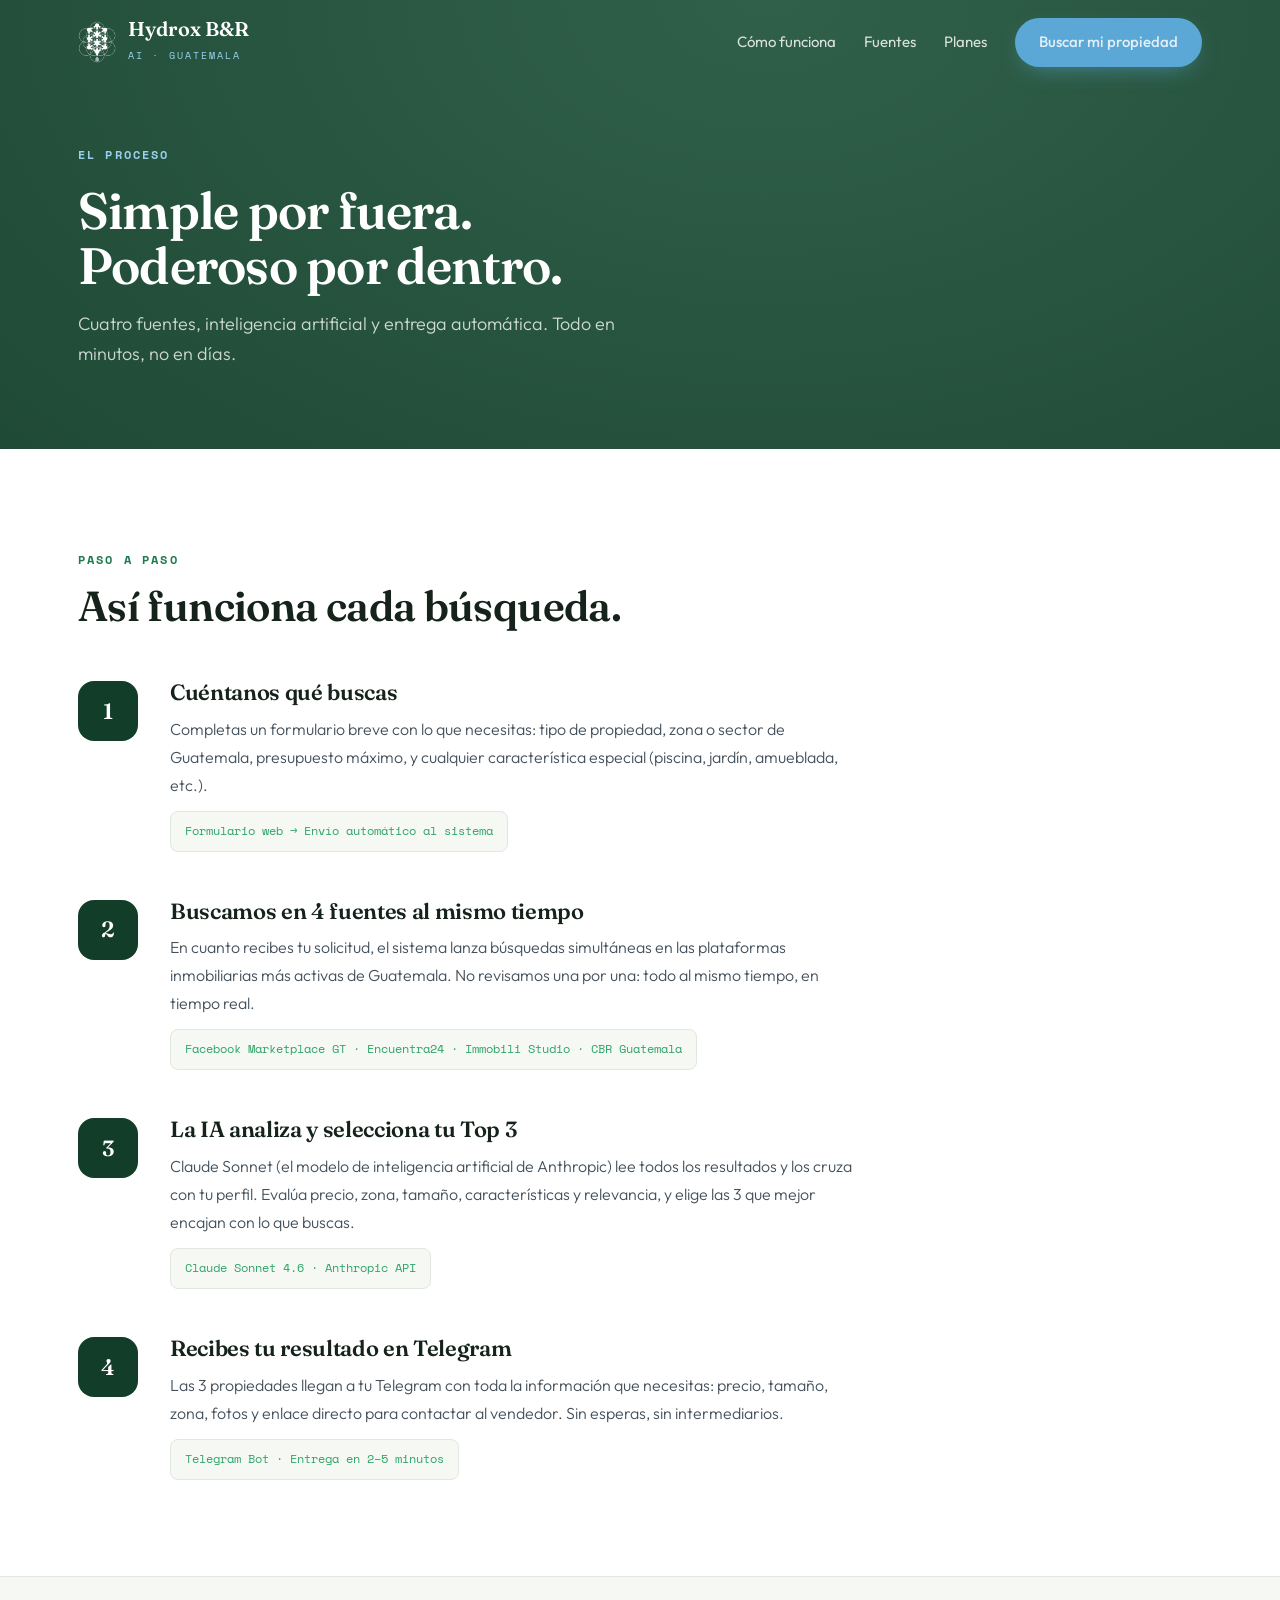
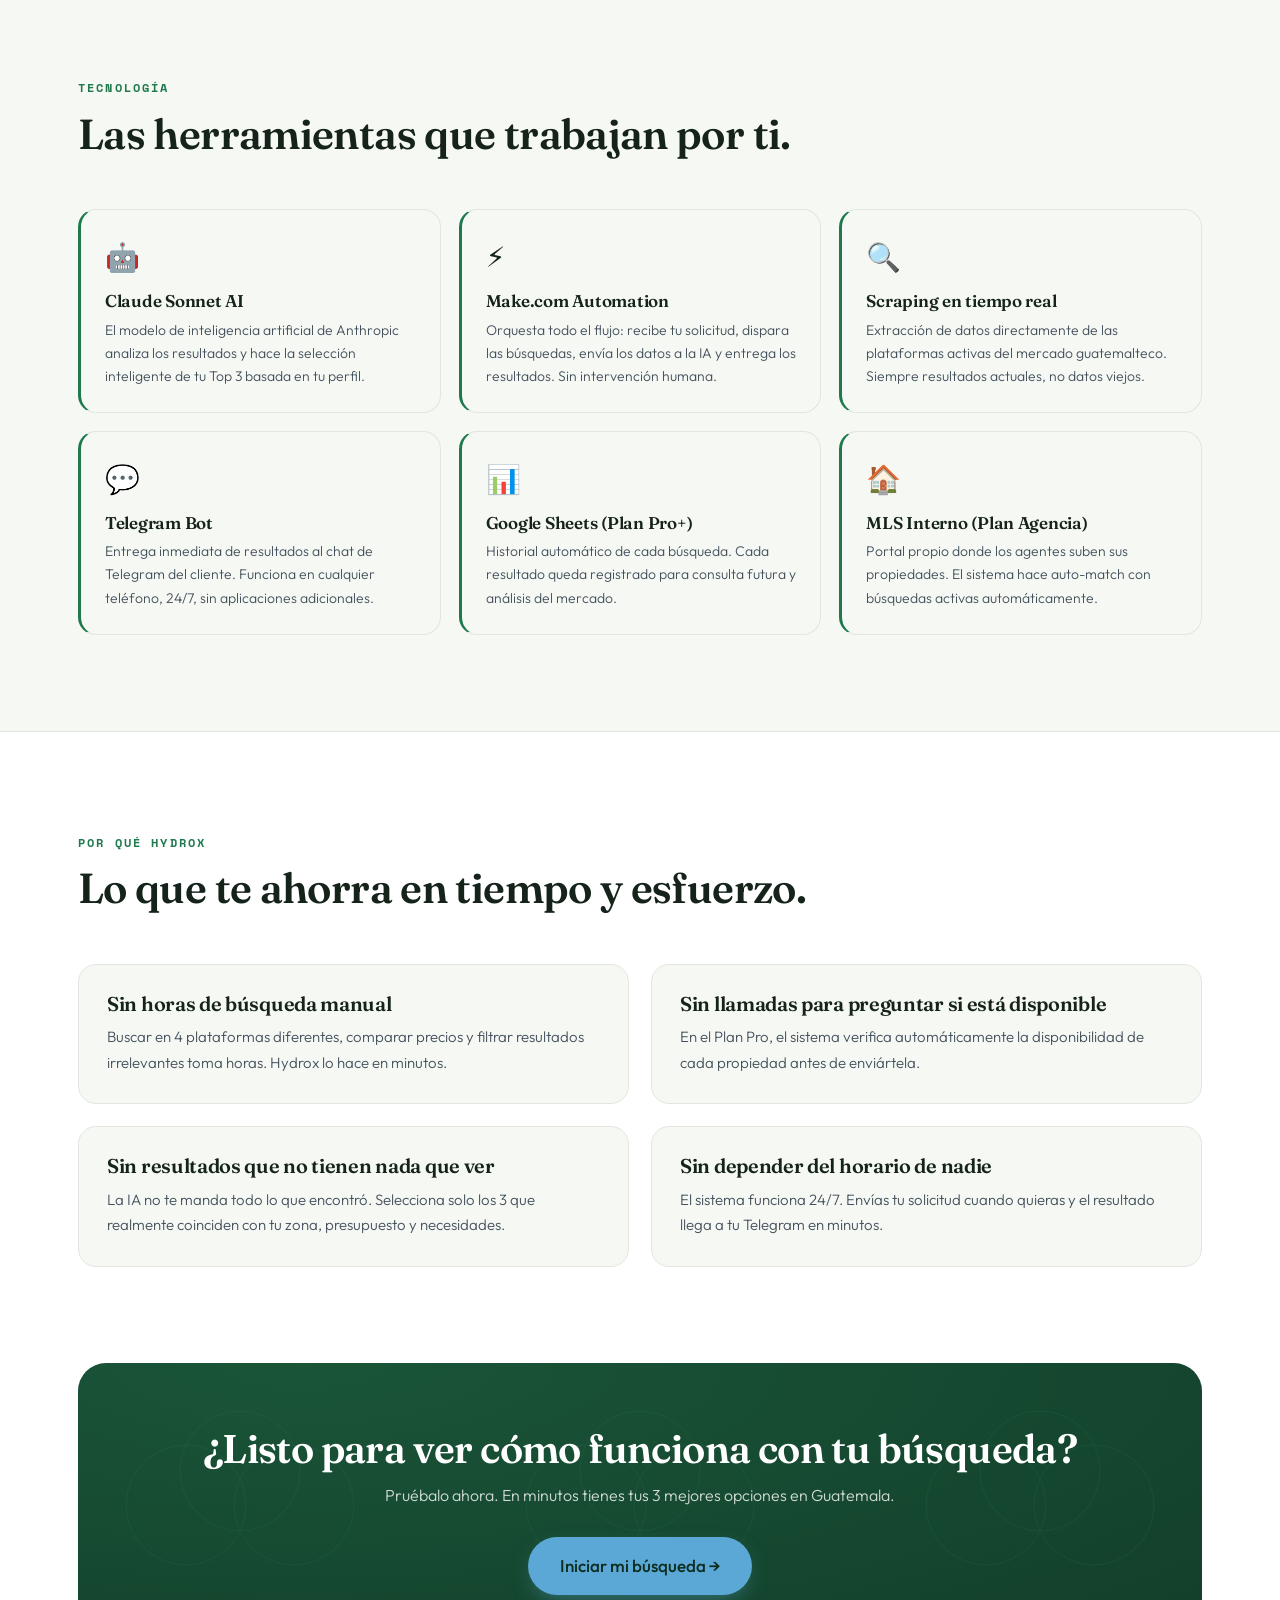
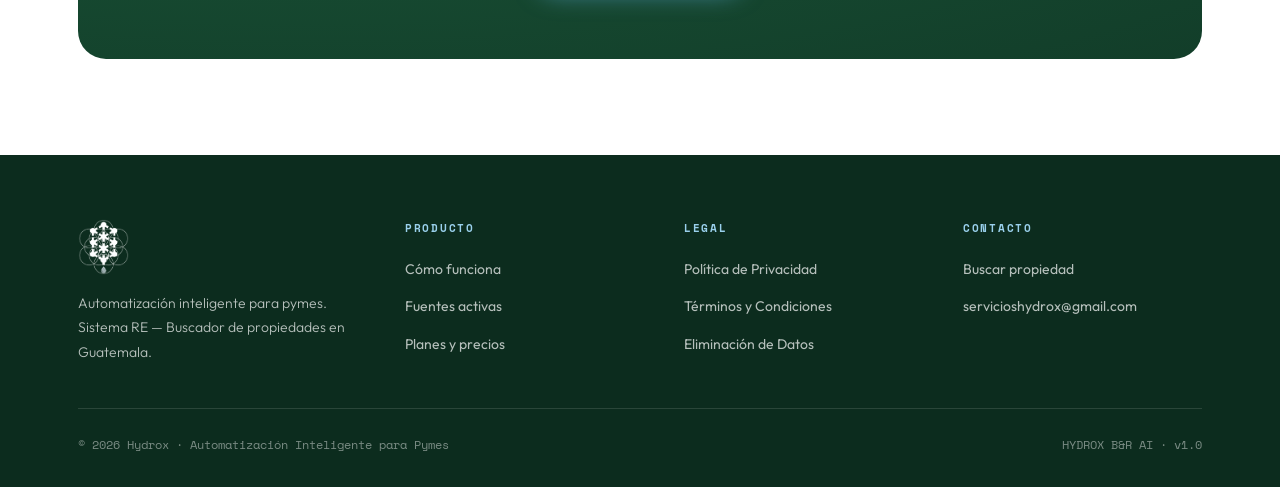
<file: como-funciona.html>
<!DOCTYPE html>
<html lang="es">
<head>
<meta charset="UTF-8">
<meta name="viewport" content="width=device-width, initial-scale=1.0">
<meta name="description" content="Cómo funciona Hydrox B&R AI. Búsqueda automatizada en 4 fuentes, análisis con Claude Sonnet y entrega por Telegram.">
<title>Cómo funciona — Hydrox B&R AI</title>
<link rel="preconnect" href="https://fonts.googleapis.com">
<link rel="preconnect" href="https://fonts.gstatic.com" crossorigin>
<link href="https://fonts.googleapis.com/css2?family=Fraunces:opsz,wght@9..144,400;9..144,500;9..144,600;9..144,700&family=Outfit:wght@300;400;500;600;700&family=Space+Mono:wght@400;700&display=swap" rel="stylesheet">
<link rel="stylesheet" href="css/estilos.css">
<link rel="stylesheet" href="css/componentes.css?v=3">
<link rel="icon" href="assets/logo-verde.png" type="image/png">
<style>
  /* Pasos expandidos */
  .steps-expanded { display:flex; flex-direction:column; gap:48px; max-width:780px; }
  .step-exp { display:grid; grid-template-columns:64px 1fr; gap:28px; align-items:flex-start; }
  .step-num-big {
    width:60px; height:60px; border-radius:16px;
    background:var(--verde-profundo); color:#fff;
    display:flex; align-items:center; justify-content:center;
    font-family:'Fraunces',serif; font-size:22px; font-weight:600;
    flex-shrink:0;
  }
  .step-exp h3 { font-size:22px; margin-bottom:10px; }
  .step-exp p  { color:var(--piedra); font-size:16px; font-weight:300; line-height:1.75; margin-bottom:12px; }
  .step-detail { font-family:'Space Mono',monospace; font-size:11.5px; color:var(--verde-claro); background:var(--hueso); border:1px solid var(--borde); border-radius:8px; padding:10px 14px; display:inline-block; }

  /* Tech stack */
  .tech-grid { display:grid; grid-template-columns:repeat(3,1fr); gap:18px; margin-top:8px; }
  .tech-card {
    background:var(--hueso); border:1px solid var(--borde);
    border-radius:var(--radio); padding:24px;
    border-left:3px solid var(--verde);
  }
  .tech-card h4    { font-size:17px; margin-bottom:8px; }
  .tech-card p     { font-size:14px; color:var(--piedra); font-weight:300; line-height:1.65; }
  .tech-card .icon { font-size:28px; margin-bottom:12px; }

  /* Por qué section */
  .why-grid { display:grid; grid-template-columns:repeat(2,1fr); gap:22px; }
  .why-item { padding:28px; background:var(--hueso); border-radius:var(--radio); border:1px solid var(--borde); }
  .why-item h3 { font-size:20px; margin-bottom:10px; }
  .why-item p  { color:var(--piedra); font-size:15px; font-weight:300; line-height:1.7; }

  @media(max-width:720px){
    .step-exp  { grid-template-columns:44px 1fr; gap:16px; }
    .step-num-big { width:44px; height:44px; font-size:17px; border-radius:12px; }
    .tech-grid { grid-template-columns:1fr; }
    .why-grid  { grid-template-columns:1fr; }
  }
</style>
</head>
<body>

<!-- HEADER -->
<header id="header">
  <div class="wrap nav">
    <a href="index.html" class="brand">
      <img src="assets/logo-blanco.png" alt="Hydrox B&R AI">
      <div class="brand-text">
        <strong>Hydrox B&amp;R</strong>
        <small>AI · GUATEMALA</small>
      </div>
    </a>
    <nav class="nav-links" id="nav-links">
      <a href="index.html#como-funciona">Cómo funciona</a>
      <a href="index.html#fuentes">Fuentes</a>
      <a href="planes.html">Planes</a>
      <a href="contacto.html" class="btn btn-pri">Buscar mi propiedad</a>
    </nav>
    <button class="nav-toggle" id="nav-toggle" aria-label="Abrir menú" aria-expanded="false">☰</button>
  </div>
</header>

<!-- INNER HERO -->
<section class="inner-hero">
  <div class="wrap">
    <span class="eyebrow">El proceso</span>
    <h1>Simple por fuera.<br>Poderoso por dentro.</h1>
    <p>Cuatro fuentes, inteligencia artificial y entrega automática. Todo en minutos, no en días.</p>
  </div>
</section>

<!-- PASOS EXPANDIDOS -->
<section>
  <div class="wrap">
    <div class="sec-head reveal">
      <span class="eyebrow">Paso a paso</span>
      <h2>Así funciona cada búsqueda.</h2>
    </div>
    <div class="steps-expanded">

      <div class="step-exp reveal">
        <div class="step-num-big">1</div>
        <div>
          <h3>Cuéntanos qué buscas</h3>
          <p>Completas un formulario breve con lo que necesitas: tipo de propiedad, zona o sector de Guatemala, presupuesto máximo, y cualquier característica especial (piscina, jardín, amueblada, etc.).</p>
          <div class="step-detail">Formulario web → Envío automático al sistema</div>
        </div>
      </div>

      <div class="step-exp reveal">
        <div class="step-num-big">2</div>
        <div>
          <h3>Buscamos en 4 fuentes al mismo tiempo</h3>
          <p>En cuanto recibes tu solicitud, el sistema lanza búsquedas simultáneas en las plataformas inmobiliarias más activas de Guatemala. No revisamos una por una: todo al mismo tiempo, en tiempo real.</p>
          <div class="step-detail">Facebook Marketplace GT · Encuentra24 · Immobili Studio · CBR Guatemala</div>
        </div>
      </div>

      <div class="step-exp reveal">
        <div class="step-num-big">3</div>
        <div>
          <h3>La IA analiza y selecciona tu Top 3</h3>
          <p>Claude Sonnet (el modelo de inteligencia artificial de Anthropic) lee todos los resultados y los cruza con tu perfil. Evalúa precio, zona, tamaño, características y relevancia, y elige las 3 que mejor encajan con lo que buscas.</p>
          <div class="step-detail">Claude Sonnet 4.6 · Anthropic API</div>
        </div>
      </div>

      <div class="step-exp reveal">
        <div class="step-num-big">4</div>
        <div>
          <h3>Recibes tu resultado en Telegram</h3>
          <p>Las 3 propiedades llegan a tu Telegram con toda la información que necesitas: precio, tamaño, zona, fotos y enlace directo para contactar al vendedor. Sin esperas, sin intermediarios.</p>
          <div class="step-detail">Telegram Bot · Entrega en 2–5 minutos</div>
        </div>
      </div>

    </div>
  </div>
</section>

<!-- TECNOLOGÍA -->
<section class="fuentes-section">
  <div class="wrap">
    <div class="sec-head reveal">
      <span class="eyebrow">Tecnología</span>
      <h2>Las herramientas que trabajan por ti.</h2>
    </div>
    <div class="tech-grid reveal">
      <div class="tech-card">
        <div class="icon">🤖</div>
        <h4>Claude Sonnet AI</h4>
        <p>El modelo de inteligencia artificial de Anthropic analiza los resultados y hace la selección inteligente de tu Top 3 basada en tu perfil.</p>
      </div>
      <div class="tech-card">
        <div class="icon">⚡</div>
        <h4>Make.com Automation</h4>
        <p>Orquesta todo el flujo: recibe tu solicitud, dispara las búsquedas, envía los datos a la IA y entrega los resultados. Sin intervención humana.</p>
      </div>
      <div class="tech-card">
        <div class="icon">🔍</div>
        <h4>Scraping en tiempo real</h4>
        <p>Extracción de datos directamente de las plataformas activas del mercado guatemalteco. Siempre resultados actuales, no datos viejos.</p>
      </div>
      <div class="tech-card">
        <div class="icon">💬</div>
        <h4>Telegram Bot</h4>
        <p>Entrega inmediata de resultados al chat de Telegram del cliente. Funciona en cualquier teléfono, 24/7, sin aplicaciones adicionales.</p>
      </div>
      <div class="tech-card">
        <div class="icon">📊</div>
        <h4>Google Sheets (Plan Pro+)</h4>
        <p>Historial automático de cada búsqueda. Cada resultado queda registrado para consulta futura y análisis del mercado.</p>
      </div>
      <div class="tech-card">
        <div class="icon">🏠</div>
        <h4>MLS Interno (Plan Agencia)</h4>
        <p>Portal propio donde los agentes suben sus propiedades. El sistema hace auto-match con búsquedas activas automáticamente.</p>
      </div>
    </div>
  </div>
</section>

<!-- POR QUÉ HYDROX -->
<section>
  <div class="wrap">
    <div class="sec-head reveal">
      <span class="eyebrow">Por qué Hydrox</span>
      <h2>Lo que te ahorra en tiempo y esfuerzo.</h2>
    </div>
    <div class="why-grid">
      <div class="why-item reveal">
        <h3>Sin horas de búsqueda manual</h3>
        <p>Buscar en 4 plataformas diferentes, comparar precios y filtrar resultados irrelevantes toma horas. Hydrox lo hace en minutos.</p>
      </div>
      <div class="why-item reveal">
        <h3>Sin llamadas para preguntar si está disponible</h3>
        <p>En el Plan Pro, el sistema verifica automáticamente la disponibilidad de cada propiedad antes de enviártela.</p>
      </div>
      <div class="why-item reveal">
        <h3>Sin resultados que no tienen nada que ver</h3>
        <p>La IA no te manda todo lo que encontró. Selecciona solo los 3 que realmente coinciden con tu zona, presupuesto y necesidades.</p>
      </div>
      <div class="why-item reveal">
        <h3>Sin depender del horario de nadie</h3>
        <p>El sistema funciona 24/7. Envías tu solicitud cuando quieras y el resultado llega a tu Telegram en minutos.</p>
      </div>
    </div>
  </div>
</section>

<!-- CTA -->
<section style="padding-top:0">
  <div class="wrap">
    <div class="cta-band reveal">
      <h2>¿Listo para ver cómo funciona con tu búsqueda?</h2>
      <p>Pruébalo ahora. En minutos tienes tus 3 mejores opciones en Guatemala.</p>
      <a href="contacto.html" class="btn btn-pri btn-lg">Iniciar mi búsqueda →</a>
    </div>
  </div>
</section>

<!-- FOOTER -->
<footer>
  <div class="wrap">
    <div class="footer-grid">
      <div class="footer-brand">
        <img src="assets/logo-blanco.png" alt="Hydrox B&R AI">
        <p>Automatización inteligente para pymes. Sistema RE — Buscador de propiedades en Guatemala.</p>
      </div>
      <div class="footer-col">
        <h5>Producto</h5>
        <ul>
          <li><a href="como-funciona.html">Cómo funciona</a></li>
          <li><a href="index.html#fuentes">Fuentes activas</a></li>
          <li><a href="planes.html">Planes y precios</a></li>
        </ul>
      </div>
      <div class="footer-col">
        <h5>Legal</h5>
        <ul>
          <li><a href="privacidad.html">Política de Privacidad</a></li>
          <li><a href="terminos.html">Términos y Condiciones</a></li>
          <li><a href="eliminar-datos.html">Eliminación de Datos</a></li>
        </ul>
      </div>
      <div class="footer-col">
        <h5>Contacto</h5>
        <ul>
          <li><a href="contacto.html">Buscar propiedad</a></li>
          <li><a href="mailto:servicioshydrox@gmail.com">servicioshydrox@gmail.com</a></li>
        </ul>
      </div>
    </div>
    <div class="footer-bottom">
      <span>© 2026 Hydrox · Automatización Inteligente para Pymes</span>
      <span class="mono">HYDROX B&amp;R AI · v1.0</span>
    </div>
  </div>
</footer>

<script src="js/main.js?v=7" defer></script>
</body>
</html>
</file>
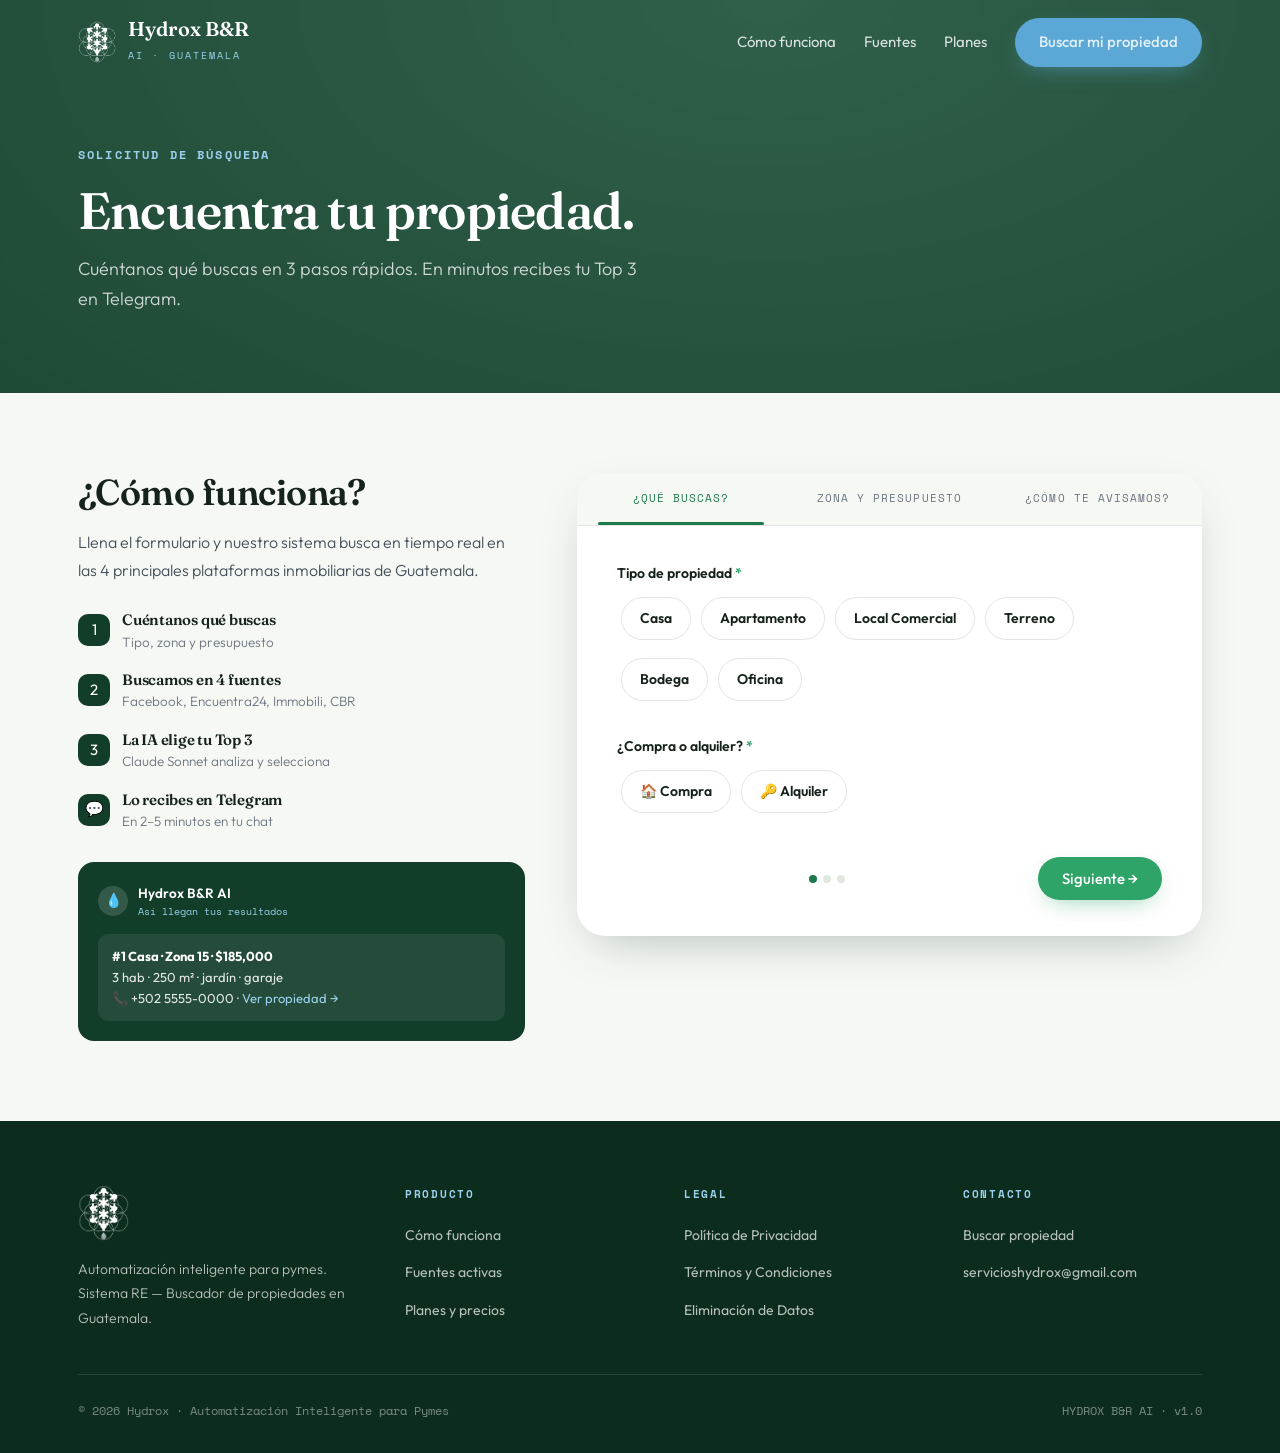
<file: contacto.html>
<!DOCTYPE html>
<html lang="es">
<head>
<meta charset="UTF-8">
<meta name="viewport" content="width=device-width, initial-scale=1.0">
<meta name="description" content="Busca tu propiedad en Guatemala con Hydrox B&R AI. Llena el formulario y recibe tu Top 3 en Telegram.">
<title>Buscar propiedad — Hydrox B&R AI</title>
<link rel="preconnect" href="https://fonts.googleapis.com">
<link rel="preconnect" href="https://fonts.gstatic.com" crossorigin>
<link href="https://fonts.googleapis.com/css2?family=Fraunces:opsz,wght@9..144,400;9..144,500;9..144,600;9..144,700&family=Outfit:wght@300;400;500;600;700&family=Space+Mono:wght@400;700&display=swap" rel="stylesheet">
<link rel="stylesheet" href="css/estilos.css">
<link rel="stylesheet" href="css/componentes.css?v=3">
<link rel="icon" href="assets/logo-verde.png" type="image/png">
<style>
  .contacto-section { background:var(--hueso); padding:80px 0; }
  .contacto-grid {
    display:grid; grid-template-columns:1fr 1.4fr;
    gap:52px; align-items:start;
  }
  .contact-info h2  { font-size:clamp(26px,3vw,36px); margin-bottom:16px; }
  .contact-info p   { color:var(--piedra); font-size:16px; font-weight:300; margin-bottom:28px; line-height:1.75; }
  .info-item        { display:flex; gap:12px; align-items:flex-start; margin-bottom:18px; }
  .info-item .dot   { width:32px; height:32px; border-radius:10px; background:var(--verde-profundo); color:#fff; display:flex; align-items:center; justify-content:center; font-size:15px; flex-shrink:0; margin-top:2px; }
  .info-item h4     { font-size:15px; margin-bottom:2px; }
  .info-item p      { font-size:13.5px; color:var(--piedra-suave); margin-bottom:0; }

  /* Miniatura de Telegram-like para la sección info */
  .telegram-preview { background:var(--verde-profundo); border-radius:16px; padding:20px; color:#fff; margin-top:28px; }
  .telegram-preview .head { display:flex; align-items:center; gap:10px; margin-bottom:14px; }
  .telegram-preview .av   { width:30px; height:30px; border-radius:50%; background:rgba(255,255,255,.15); display:flex; align-items:center; justify-content:center; font-size:14px; }
  .telegram-preview .name { font-size:13.5px; font-weight:600; }
  .telegram-preview .time { font-family:'Space Mono',monospace; font-size:10px; color:var(--agua-claro); }
  .telegram-preview .msg  { background:rgba(255,255,255,.08); border-radius:10px; padding:12px 14px; font-size:13px; line-height:1.6; color:rgba(255,255,255,.88); }
  .telegram-preview .msg b{ color:#fff; }

  @media(max-width:860px){ .contacto-grid { grid-template-columns:1fr; } }
</style>
</head>
<body>

<!-- HEADER -->
<header id="header">
  <div class="wrap nav">
    <a href="index.html" class="brand">
      <img src="assets/logo-blanco.png" alt="Hydrox B&R AI">
      <div class="brand-text">
        <strong>Hydrox B&amp;R</strong>
        <small>AI · GUATEMALA</small>
      </div>
    </a>
    <nav class="nav-links" id="nav-links">
      <a href="index.html#como-funciona">Cómo funciona</a>
      <a href="index.html#fuentes">Fuentes</a>
      <a href="planes.html">Planes</a>
      <a href="contacto.html" class="btn btn-pri">Buscar mi propiedad</a>
    </nav>
    <button class="nav-toggle" id="nav-toggle" aria-label="Abrir menú" aria-expanded="false">☰</button>
  </div>
</header>

<!-- INNER HERO -->
<section class="inner-hero">
  <div class="wrap">
    <span class="eyebrow">Solicitud de búsqueda</span>
    <h1>Encuentra tu propiedad.</h1>
    <p>Cuéntanos qué buscas en 3 pasos rápidos. En minutos recibes tu Top 3 en Telegram.</p>
  </div>
</section>

<!-- FORMULARIO + INFO -->
<section class="contacto-section">
  <div class="wrap contacto-grid">

    <!-- Info lateral -->
    <div class="contact-info">
      <h2>¿Cómo funciona?</h2>
      <p>Llena el formulario y nuestro sistema busca en tiempo real en las 4 principales plataformas inmobiliarias de Guatemala.</p>

      <div class="info-item">
        <div class="dot">1</div>
        <div><h4>Cuéntanos qué buscas</h4><p>Tipo, zona y presupuesto</p></div>
      </div>
      <div class="info-item">
        <div class="dot">2</div>
        <div><h4>Buscamos en 4 fuentes</h4><p>Facebook, Encuentra24, Immobili, CBR</p></div>
      </div>
      <div class="info-item">
        <div class="dot">3</div>
        <div><h4>La IA elige tu Top 3</h4><p>Claude Sonnet analiza y selecciona</p></div>
      </div>
      <div class="info-item">
        <div class="dot">💬</div>
        <div><h4>Lo recibes en Telegram</h4><p>En 2–5 minutos en tu chat</p></div>
      </div>

      <div class="telegram-preview">
        <div class="head">
          <div class="av">💧</div>
          <div>
            <div class="name">Hydrox B&amp;R AI</div>
            <div class="time">Así llegan tus resultados</div>
          </div>
        </div>
        <div class="msg">
          <b>#1 Casa · Zona 15 · $185,000</b><br>
          3 hab · 250 m² · jardín · garaje<br>
          📞 +502 5555-0000 · <span style="color:var(--agua-claro)">Ver propiedad →</span>
        </div>
      </div>
    </div>

    <!-- FORMULARIO MULTI-PASO -->
    <div>
      <div id="plan-notice" aria-live="polite"></div>
      <form id="hydrox-form">
        <div class="form-card">
          <!-- Pestañas -->
          <div class="form-tabs">
            <div class="form-tab">¿Qué buscas?</div>
            <div class="form-tab">Zona y presupuesto</div>
            <div class="form-tab">¿Cómo te avisamos?</div>
          </div>

          <!-- Cuerpo del formulario -->
          <div class="form-body">

            <!-- ── PASO 1: Tipo de propiedad ── -->
            <div class="form-step">
              <div class="field">
                <label>Tipo de propiedad <span class="req">*</span></label>
                <div class="radio-group" data-required>
                  <label class="radio-opt"><input type="radio" name="tipo" value="Casa"> Casa</label>
                  <label class="radio-opt"><input type="radio" name="tipo" value="Apartamento"> Apartamento</label>
                  <label class="radio-opt"><input type="radio" name="tipo" value="Local Comercial"> Local Comercial</label>
                  <label class="radio-opt"><input type="radio" name="tipo" value="Terreno"> Terreno</label>
                  <label class="radio-opt"><input type="radio" name="tipo" value="Bodega"> Bodega</label>
                  <label class="radio-opt"><input type="radio" name="tipo" value="Oficina"> Oficina</label>
                </div>
              </div>
              <div class="field">
                <label>¿Compra o alquiler? <span class="req">*</span></label>
                <div class="radio-group" data-required>
                  <label class="radio-opt"><input type="radio" name="modalidad" value="Compra"> 🏠 Compra</label>
                  <label class="radio-opt"><input type="radio" name="modalidad" value="Alquiler"> 🔑 Alquiler</label>
                </div>
              </div>
              <div class="form-nav">
                <span></span>
                <div class="prog-dots">
                  <div class="prog-dot"></div>
                  <div class="prog-dot"></div>
                  <div class="prog-dot"></div>
                </div>
                <button type="button" class="btn btn-sec btn-next">Siguiente →</button>
              </div>
            </div>

            <!-- ── PASO 2: Zona y presupuesto ── -->
            <div class="form-step">
              <div class="field">
                <label>Zona / Sector <span class="req">*</span><br><small class="hint">Selecciona una o más zonas</small></label>
                <div class="check-group check-grid" data-required>
                  <div class="check-opt grid"><input type="checkbox" name="zona" value="Zona 1 - Centro"> Zona 1 · Centro</div>
                  <div class="check-opt grid"><input type="checkbox" name="zona" value="Zona 9"> Zona 9</div>
                  <div class="check-opt grid"><input type="checkbox" name="zona" value="Zona 10 - Zona Viva"> Zona 10 · Zona Viva</div>
                  <div class="check-opt grid"><input type="checkbox" name="zona" value="Zona 13"> Zona 13</div>
                  <div class="check-opt grid"><input type="checkbox" name="zona" value="Zona 14"> Zona 14</div>
                  <div class="check-opt grid"><input type="checkbox" name="zona" value="Zona 15"> Zona 15</div>
                  <div class="check-opt grid"><input type="checkbox" name="zona" value="Zona 16"> Zona 16</div>
                  <div class="check-opt grid"><input type="checkbox" name="zona" value="Mixco"> Mixco</div>
                  <div class="check-opt grid"><input type="checkbox" name="zona" value="Villa Nueva"> Villa Nueva</div>
                  <div class="check-opt grid"><input type="checkbox" name="zona" value="Cayala"> Cayalá</div>
                  <div class="check-opt grid"><input type="checkbox" name="zona" value="Carretera El Salvador"> Carr. El Salvador</div>
                  <div class="check-opt grid"><input type="checkbox" name="zona" value="Antigua Guatemala"> Antigua Guatemala</div>
                  <div class="check-opt grid"><input type="checkbox" name="zona" value="Santa Catarina Pinula"> Santa Catarina Pinula</div>
                  <div class="check-opt grid"><input type="checkbox" name="zona" value="San Cristobal"> San Cristóbal</div>
                </div>
                <input type="text" name="zona_otra" id="zona_otra" placeholder="Otra zona o municipio (ej. Fraijanes, Amatitlán...)" style="margin-top:10px; width:100%">
                <input type="text" name="zona_otra_2" id="zona_otra_2" placeholder="Segunda zona adicional (ej. Escuintla, Chimaltenango...)" style="margin-top:8px; width:100%">
              </div>
              <div class="field">
                <label>Presupuesto máximo <span class="req">*</span></label>
                <select name="presupuesto_rango" id="presupuesto_rango" required>
                  <option value="" disabled selected>Selecciona un rango…</option>
                  <optgroup label="🏠 Compra">
                    <option value="Hasta $50,000">Hasta $50,000</option>
                    <option value="$50,000 - $100,000">$50,000 – $100,000</option>
                    <option value="$100,000 - $200,000">$100,000 – $200,000</option>
                    <option value="$200,000 - $350,000">$200,000 – $350,000</option>
                    <option value="$350,000 - $500,000">$350,000 – $500,000</option>
                    <option value="Más de $500,000">Más de $500,000</option>
                  </optgroup>
                  <optgroup label="🔑 Alquiler (mensual)">
                    <option value="Hasta $500/mes">Hasta $500/mes</option>
                    <option value="$500 - $1,000/mes">$500 – $1,000/mes</option>
                    <option value="$1,000 - $2,500/mes">$1,000 – $2,500/mes</option>
                    <option value="$2,500 - $5,000/mes">$2,500 – $5,000/mes</option>
                    <option value="$5,000 - $15,000/mes">$5,000 – $15,000/mes</option>
                    <option value="Más de $15,000/mes">Más de $15,000/mes</option>
                  </optgroup>
                  <option value="personalizado">✏️ Otro monto (escribirlo)</option>
                </select>
                <input type="text" name="presupuesto_custom" id="presupuesto_custom" placeholder="Ej. $150,000 o Q1,200,000" style="margin-top:8px; width:100%; display:none">
              </div>
              <div class="field">
                <label>Tamaño / extensión <span style="color:var(--piedra-suave);">(opcional)</span></label>
                <input type="text" name="tamano" placeholder="Ej. mínimo 200 m², 2 habitaciones">
              </div>
              <div class="form-nav">
                <button type="button" class="btn-prev">← Anterior</button>
                <div class="prog-dots">
                  <div class="prog-dot"></div>
                  <div class="prog-dot"></div>
                  <div class="prog-dot"></div>
                </div>
                <button type="button" class="btn btn-sec btn-next">Siguiente →</button>
              </div>
            </div>

            <!-- ── PASO 3: Contacto ── -->
            <div class="form-step">
              <div class="field">
                <label>Características especiales <span style="color:var(--piedra-suave);">(opcional)</span></label>
                <textarea name="caracteristicas" placeholder="Ej. piscina, jardín, amueblada, acceso para vehículo, cerca de colegio..."></textarea>
              </div>
              <div class="field">
                <label>Correo electrónico <span class="req">*</span></label>
                <input type="email" name="email" placeholder="tu@email.com" required>
              </div>
              <div class="field">
                <label>Telegram Chat ID <span class="req">*</span></label>
                <input type="text" name="telegram_chat_id" placeholder="Ej. 7494138882" required>
                <div class="hint">¿No sabes tu ID? Escríbele "start" a <strong>@userinfobot</strong> en Telegram.</div>
              </div>
              <div class="field">
                <label>WhatsApp <span style="color:var(--piedra-suave);">(opcional)</span></label>
                <input type="text" name="whatsapp" placeholder="+502 5555-0000">
              </div>
              <div class="field">
                <label>Nombre del agente <span style="color:var(--piedra-suave);">(opcional)</span></label>
                <input type="text" name="agente" placeholder="Tu nombre o el de tu agente">
              </div>
              <div class="hp-field" aria-hidden="true">
                <label for="website">No llenar este campo</label>
                <input type="text" id="website" name="website" tabindex="-1" autocomplete="off">
              </div>
              <div class="form-nav">
                <button type="button" class="btn-prev">← Anterior</button>
                <div class="prog-dots">
                  <div class="prog-dot"></div>
                  <div class="prog-dot"></div>
                  <div class="prog-dot"></div>
                </div>
                <button type="submit" id="submit-btn" class="btn btn-sec btn-lg">Buscar mi propiedad →</button>
              </div>
            </div>

          </div><!-- /form-body -->
        </div><!-- /form-card -->
      </form>

      <!-- Estado de éxito (oculto inicialmente) -->
      <div id="form-success" class="form-success">
        <div class="ok-icon">💧</div>
        <h3>¡Búsqueda en proceso!</h3>
        <p>Estamos rastreando las 4 fuentes y eligiendo tu Top 3.<br>Revisa tu Telegram en los próximos 2–5 minutos.</p>

        <!-- Tarjeta de usuario: código + contador -->
        <div class="user-card">
          <div class="user-card-row">
            <span class="uc-label">Tu código de usuario</span>
            <span class="uc-code" id="display-user-code">—</span>
          </div>
          <div>
            <div class="sc-track"><div class="sc-fill" id="sc-fill" style="width:0%"></div></div>
            <span class="sc-text" id="sc-text">— / 15 búsquedas del Plan Básico</span>
          </div>
          <div class="plan-alert" id="plan-alert" style="display:none"></div>
        </div>

        <!-- Calificación (aparece al confirmar recepción) -->
        <button class="btn btn-sec" id="received-btn" style="margin-top:20px">
          ✓ Ya recibí mis resultados — Calificar
        </button>
        <div class="rating-section" id="rating-section" style="display:none">
          <p class="rating-q">¿Qué tan útiles fueron los resultados?</p>
          <div class="stars" id="stars">
            <button class="star" data-val="1">★</button>
            <button class="star" data-val="2">★</button>
            <button class="star" data-val="3">★</button>
            <button class="star" data-val="4">★</button>
            <button class="star" data-val="5">★</button>
          </div>
          <p class="rating-thanks" id="rating-thanks" style="display:none">¡Gracias! Tu calificación nos ayuda a mejorar.</p>
        </div>

        <a href="index.html" class="btn btn-sec" style="margin-top:16px">Volver al inicio</a>
      </div>
    </div>

  </div>
</section>

<!-- FOOTER -->
<footer>
  <div class="wrap">
    <div class="footer-grid">
      <div class="footer-brand">
        <img src="assets/logo-blanco.png" alt="Hydrox B&R AI">
        <p>Automatización inteligente para pymes. Sistema RE — Buscador de propiedades en Guatemala.</p>
      </div>
      <div class="footer-col">
        <h5>Producto</h5>
        <ul>
          <li><a href="como-funciona.html">Cómo funciona</a></li>
          <li><a href="index.html#fuentes">Fuentes activas</a></li>
          <li><a href="planes.html">Planes y precios</a></li>
        </ul>
      </div>
      <div class="footer-col">
        <h5>Legal</h5>
        <ul>
          <li><a href="privacidad.html">Política de Privacidad</a></li>
          <li><a href="terminos.html">Términos y Condiciones</a></li>
          <li><a href="eliminar-datos.html">Eliminación de Datos</a></li>
        </ul>
      </div>
      <div class="footer-col">
        <h5>Contacto</h5>
        <ul>
          <li><a href="contacto.html">Buscar propiedad</a></li>
          <li><a href="mailto:servicioshydrox@gmail.com">servicioshydrox@gmail.com</a></li>
        </ul>
      </div>
    </div>
    <div class="footer-bottom">
      <span>© 2026 Hydrox · Automatización Inteligente para Pymes</span>
      <span class="mono">HYDROX B&amp;R AI · v1.0</span>
    </div>
  </div>
</footer>

<script src="js/main.js?v=7" defer></script>
</body>
</html>
</file>
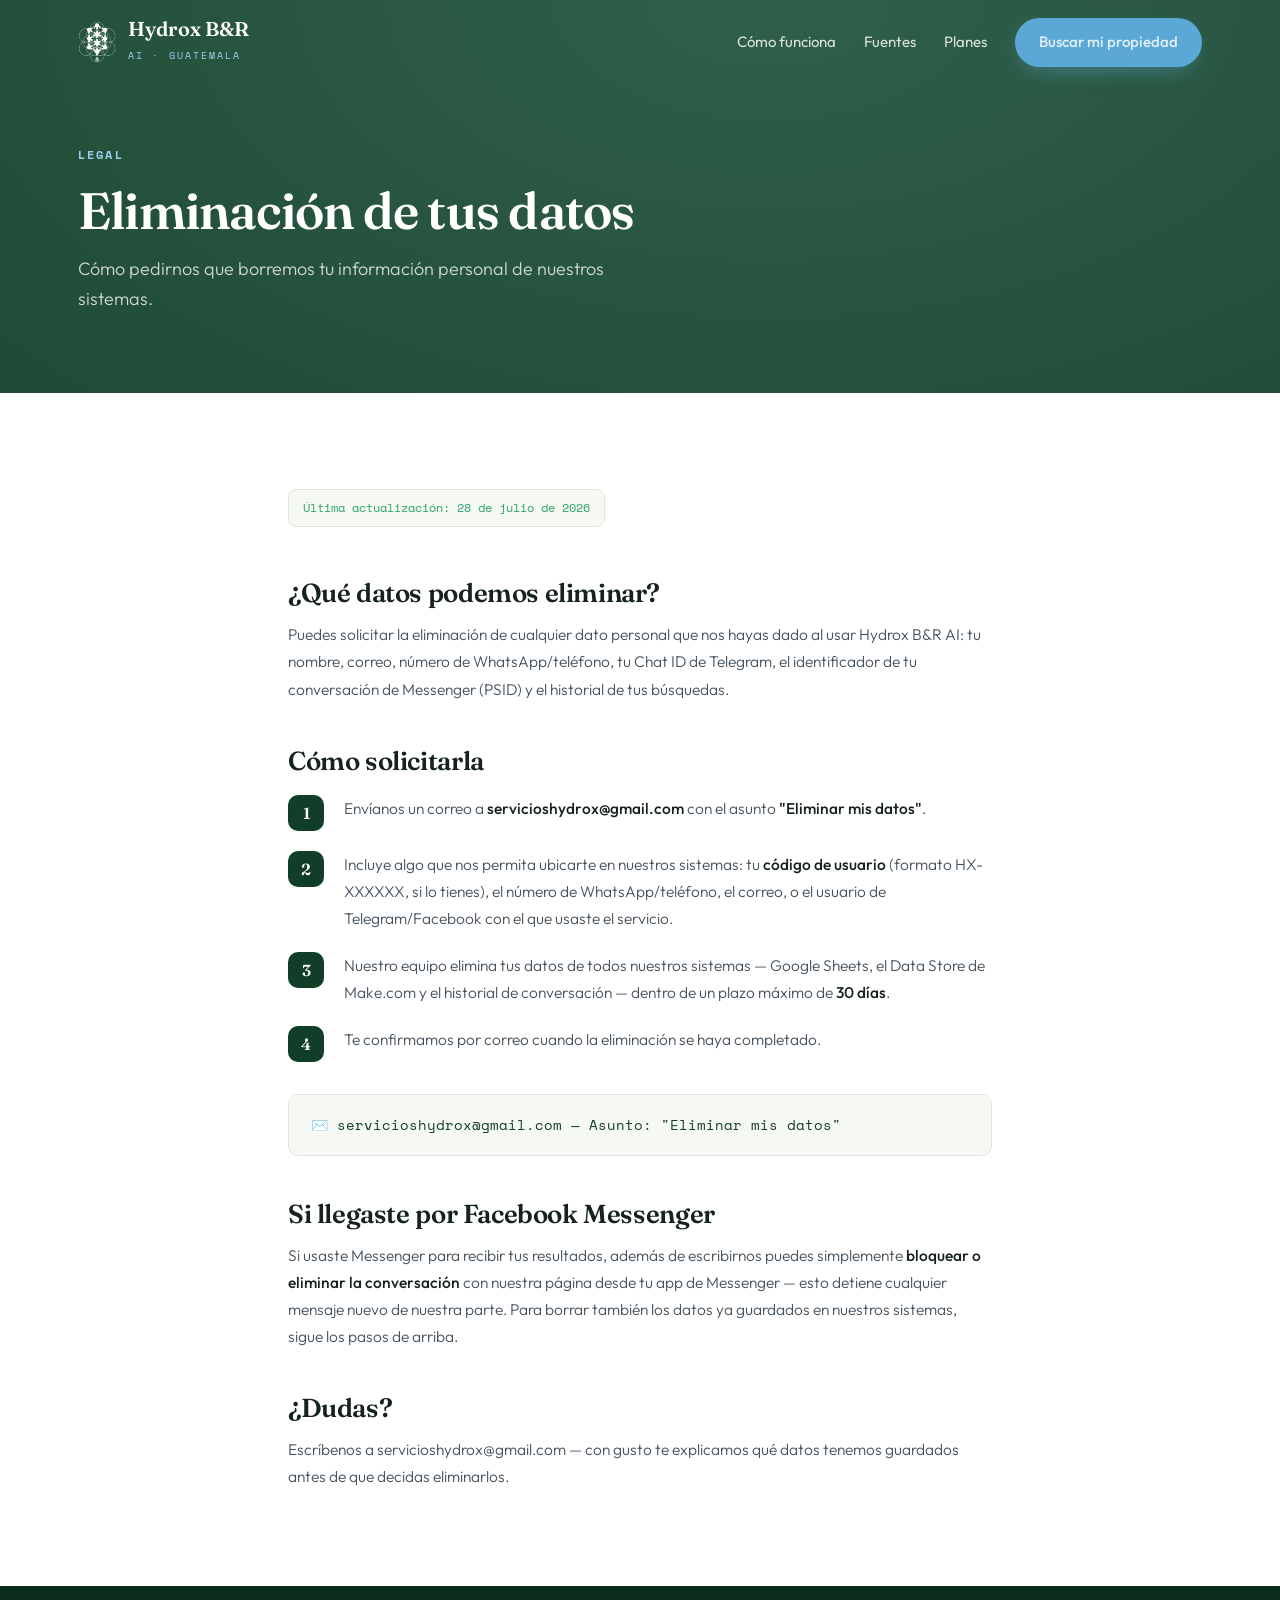
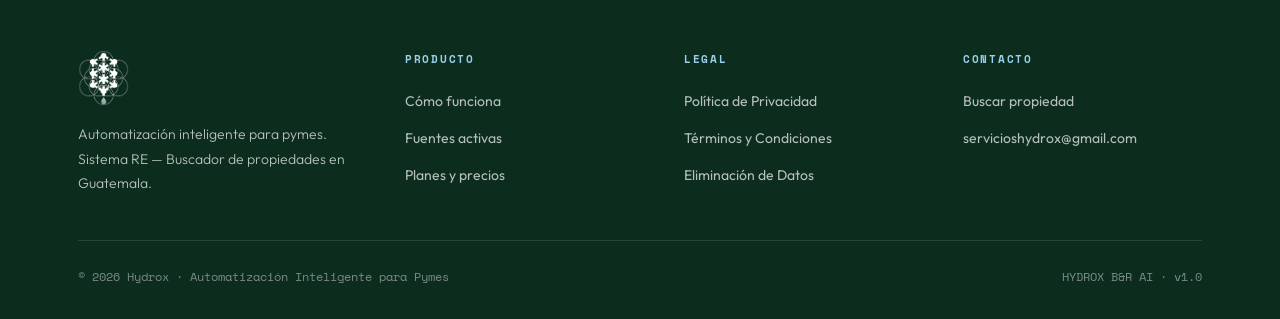
<file: eliminar-datos.html>
<!DOCTYPE html>
<html lang="es">
<head>
<meta charset="UTF-8">
<meta name="viewport" content="width=device-width, initial-scale=1.0">
<meta name="description" content="Cómo solicitar la eliminación de tus datos personales de Hydrox B&R AI.">
<title>Eliminación de Datos — Hydrox B&R AI</title>
<link rel="preconnect" href="https://fonts.googleapis.com">
<link rel="preconnect" href="https://fonts.gstatic.com" crossorigin>
<link href="https://fonts.googleapis.com/css2?family=Fraunces:opsz,wght@9..144,400;9..144,500;9..144,600;9..144,700&family=Outfit:wght@300;400;500;600;700&family=Space+Mono:wght@400;700&display=swap" rel="stylesheet">
<link rel="stylesheet" href="css/estilos.css">
<link rel="stylesheet" href="css/componentes.css?v=3">
<link rel="icon" href="assets/logo-verde.png" type="image/png">
<style>
  .legal-wrap { max-width:760px; margin:0 auto; padding:0 28px; }
  .legal-wrap h2 { font-size:26px; margin:44px 0 14px; }
  .legal-wrap h2:first-child { margin-top:0; }
  .legal-wrap p, .legal-wrap li { color:var(--piedra); font-size:15.5px; font-weight:300; line-height:1.75; }
  .legal-wrap ol, .legal-wrap ul { margin:8px 0 18px 22px; }
  .legal-wrap li { margin-bottom:10px; }
  .legal-wrap strong { color:var(--tinta); font-weight:500; }
  .legal-updated { font-family:'Space Mono',monospace; font-size:12px; color:var(--verde-claro); background:var(--hueso); border:1px solid var(--borde); border-radius:8px; padding:8px 14px; display:inline-block; margin-bottom:8px; }
  .steps-mini { display:flex; flex-direction:column; gap:20px; margin:20px 0 32px; }
  .step-mini { display:grid; grid-template-columns:40px 1fr; gap:16px; align-items:flex-start; }
  .step-mini .n { width:36px; height:36px; border-radius:10px; background:var(--verde-profundo); color:#fff; display:flex; align-items:center; justify-content:center; font-family:'Fraunces',serif; font-weight:600; flex-shrink:0; }
  .step-mini p { margin:0; }
  .mail-box { background:var(--hueso); border:1px solid var(--borde); border-radius:var(--radio-sm); padding:18px 22px; font-family:'Space Mono',monospace; font-size:14px; color:var(--verde-profundo); margin:14px 0 24px; }
</style>
</head>
<body>

<!-- HEADER -->
<header id="header">
  <div class="wrap nav">
    <a href="index.html" class="brand">
      <img src="assets/logo-blanco.png" alt="Hydrox B&R AI">
      <div class="brand-text">
        <strong>Hydrox B&amp;R</strong>
        <small>AI · GUATEMALA</small>
      </div>
    </a>
    <nav class="nav-links" id="nav-links">
      <a href="index.html#como-funciona">Cómo funciona</a>
      <a href="index.html#fuentes">Fuentes</a>
      <a href="planes.html">Planes</a>
      <a href="contacto.html" class="btn btn-pri">Buscar mi propiedad</a>
    </nav>
    <button class="nav-toggle" id="nav-toggle" aria-label="Abrir menú" aria-expanded="false">☰</button>
  </div>
</header>

<!-- INNER HERO -->
<section class="inner-hero">
  <div class="wrap">
    <span class="eyebrow">Legal</span>
    <h1>Eliminación de tus datos</h1>
    <p>Cómo pedirnos que borremos tu información personal de nuestros sistemas.</p>
  </div>
</section>

<!-- CONTENIDO -->
<section>
  <div class="legal-wrap">
    <span class="legal-updated">Última actualización: 28 de julio de 2026</span>

    <h2>¿Qué datos podemos eliminar?</h2>
    <p>Puedes solicitar la eliminación de cualquier dato personal que nos hayas dado al usar Hydrox B&amp;R AI: tu nombre, correo, número de WhatsApp/teléfono, tu Chat ID de Telegram, el identificador de tu conversación de Messenger (PSID) y el historial de tus búsquedas.</p>

    <h2>Cómo solicitarla</h2>
    <div class="steps-mini">
      <div class="step-mini">
        <div class="n">1</div>
        <p>Envíanos un correo a <strong>servicioshydrox@gmail.com</strong> con el asunto <strong>"Eliminar mis datos"</strong>.</p>
      </div>
      <div class="step-mini">
        <div class="n">2</div>
        <p>Incluye algo que nos permita ubicarte en nuestros sistemas: tu <strong>código de usuario</strong> (formato HX-XXXXXX, si lo tienes), el número de WhatsApp/teléfono, el correo, o el usuario de Telegram/Facebook con el que usaste el servicio.</p>
      </div>
      <div class="step-mini">
        <div class="n">3</div>
        <p>Nuestro equipo elimina tus datos de todos nuestros sistemas — Google Sheets, el Data Store de Make.com y el historial de conversación — dentro de un plazo máximo de <strong>30 días</strong>.</p>
      </div>
      <div class="step-mini">
        <div class="n">4</div>
        <p>Te confirmamos por correo cuando la eliminación se haya completado.</p>
      </div>
    </div>

    <div class="mail-box">✉️ servicioshydrox@gmail.com — Asunto: "Eliminar mis datos"</div>

    <h2>Si llegaste por Facebook Messenger</h2>
    <p>Si usaste Messenger para recibir tus resultados, además de escribirnos puedes simplemente <strong>bloquear o eliminar la conversación</strong> con nuestra página desde tu app de Messenger — esto detiene cualquier mensaje nuevo de nuestra parte. Para borrar también los datos ya guardados en nuestros sistemas, sigue los pasos de arriba.</p>

    <h2>¿Dudas?</h2>
    <p>Escríbenos a <a href="mailto:servicioshydrox@gmail.com">servicioshydrox@gmail.com</a> — con gusto te explicamos qué datos tenemos guardados antes de que decidas eliminarlos.</p>
  </div>
</section>

<!-- FOOTER -->
<footer>
  <div class="wrap">
    <div class="footer-grid">
      <div class="footer-brand">
        <img src="assets/logo-blanco.png" alt="Hydrox B&R AI">
        <p>Automatización inteligente para pymes. Sistema RE — Buscador de propiedades en Guatemala.</p>
      </div>
      <div class="footer-col">
        <h5>Producto</h5>
        <ul>
          <li><a href="como-funciona.html">Cómo funciona</a></li>
          <li><a href="index.html#fuentes">Fuentes activas</a></li>
          <li><a href="planes.html">Planes y precios</a></li>
        </ul>
      </div>
      <div class="footer-col">
        <h5>Legal</h5>
        <ul>
          <li><a href="privacidad.html">Política de Privacidad</a></li>
          <li><a href="terminos.html">Términos y Condiciones</a></li>
          <li><a href="eliminar-datos.html">Eliminación de Datos</a></li>
        </ul>
      </div>
      <div class="footer-col">
        <h5>Contacto</h5>
        <ul>
          <li><a href="contacto.html">Buscar propiedad</a></li>
          <li><a href="mailto:servicioshydrox@gmail.com">servicioshydrox@gmail.com</a></li>
        </ul>
      </div>
    </div>
    <div class="footer-bottom">
      <span>© 2026 Hydrox · Automatización Inteligente para Pymes</span>
      <span class="mono">HYDROX B&amp;R AI · v1.0</span>
    </div>
  </div>
</footer>

<script src="js/main.js?v=7" defer></script>
</body>
</html>
</file>
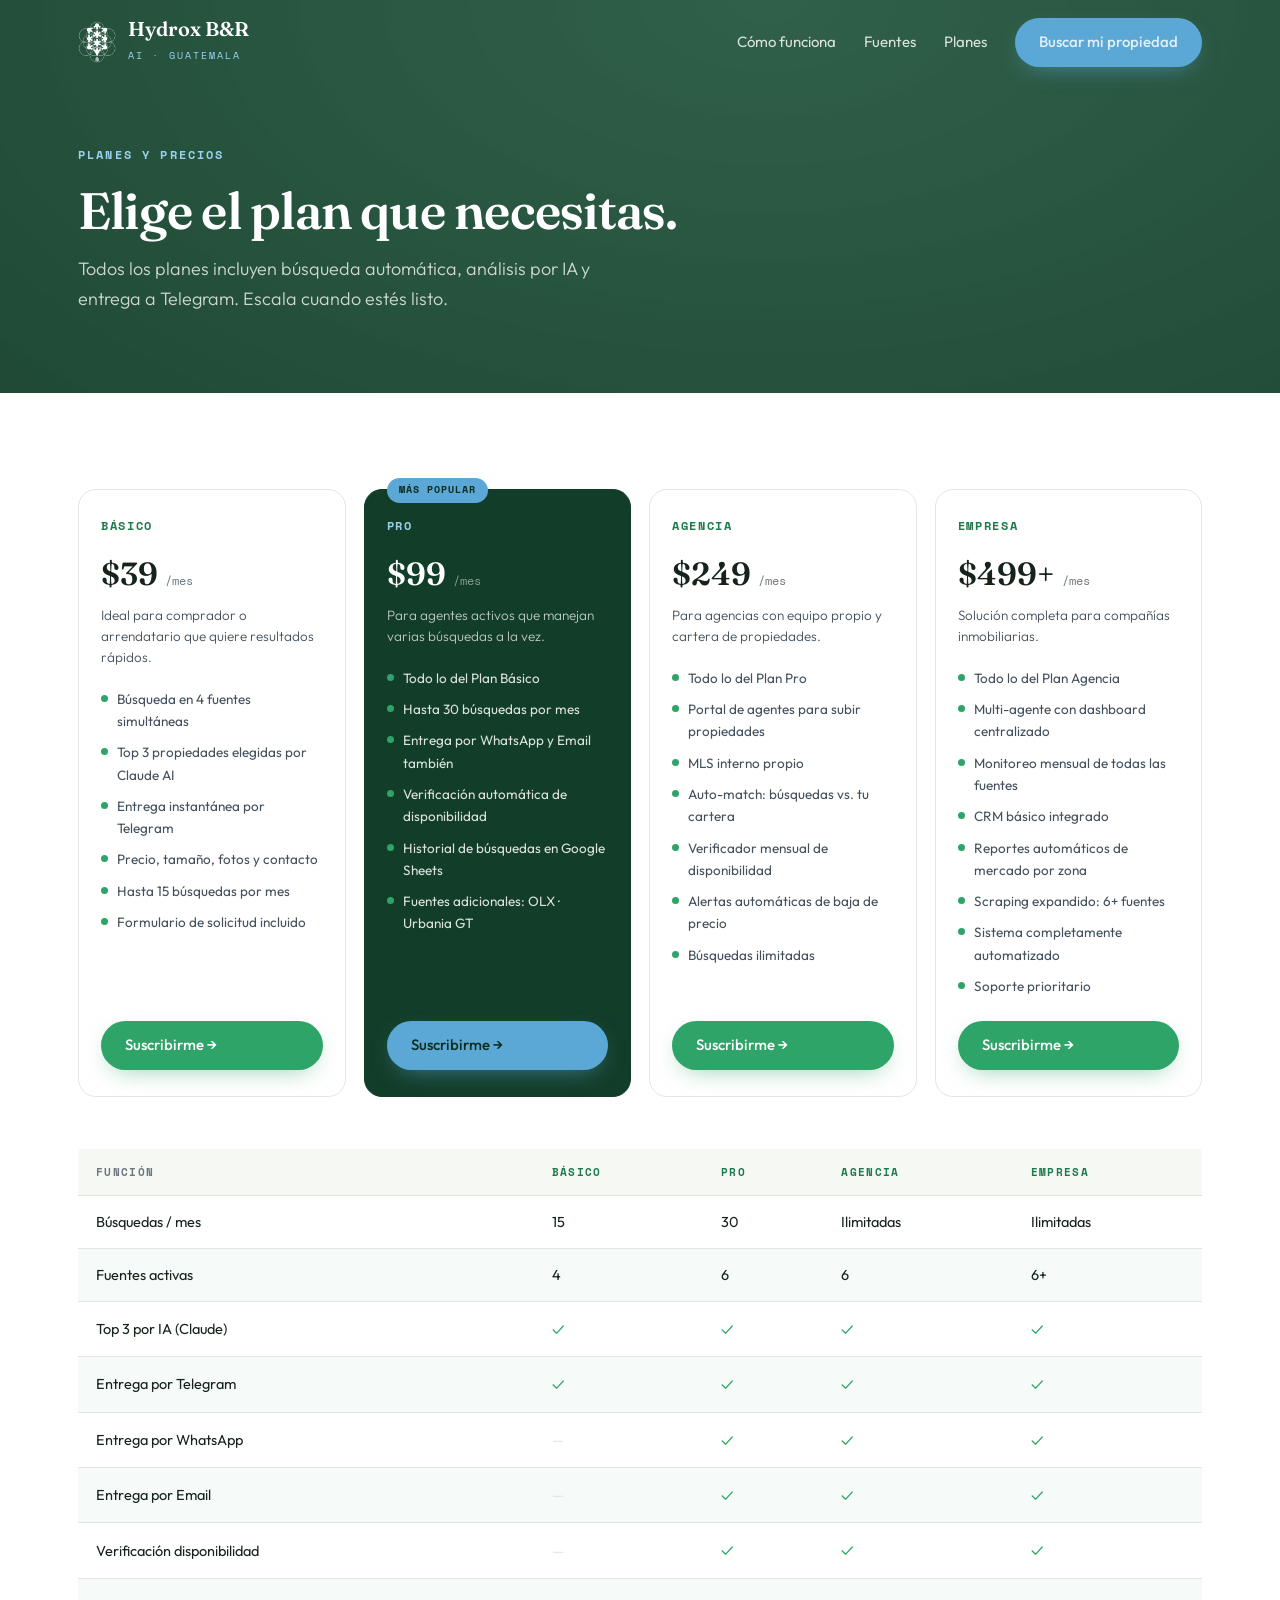
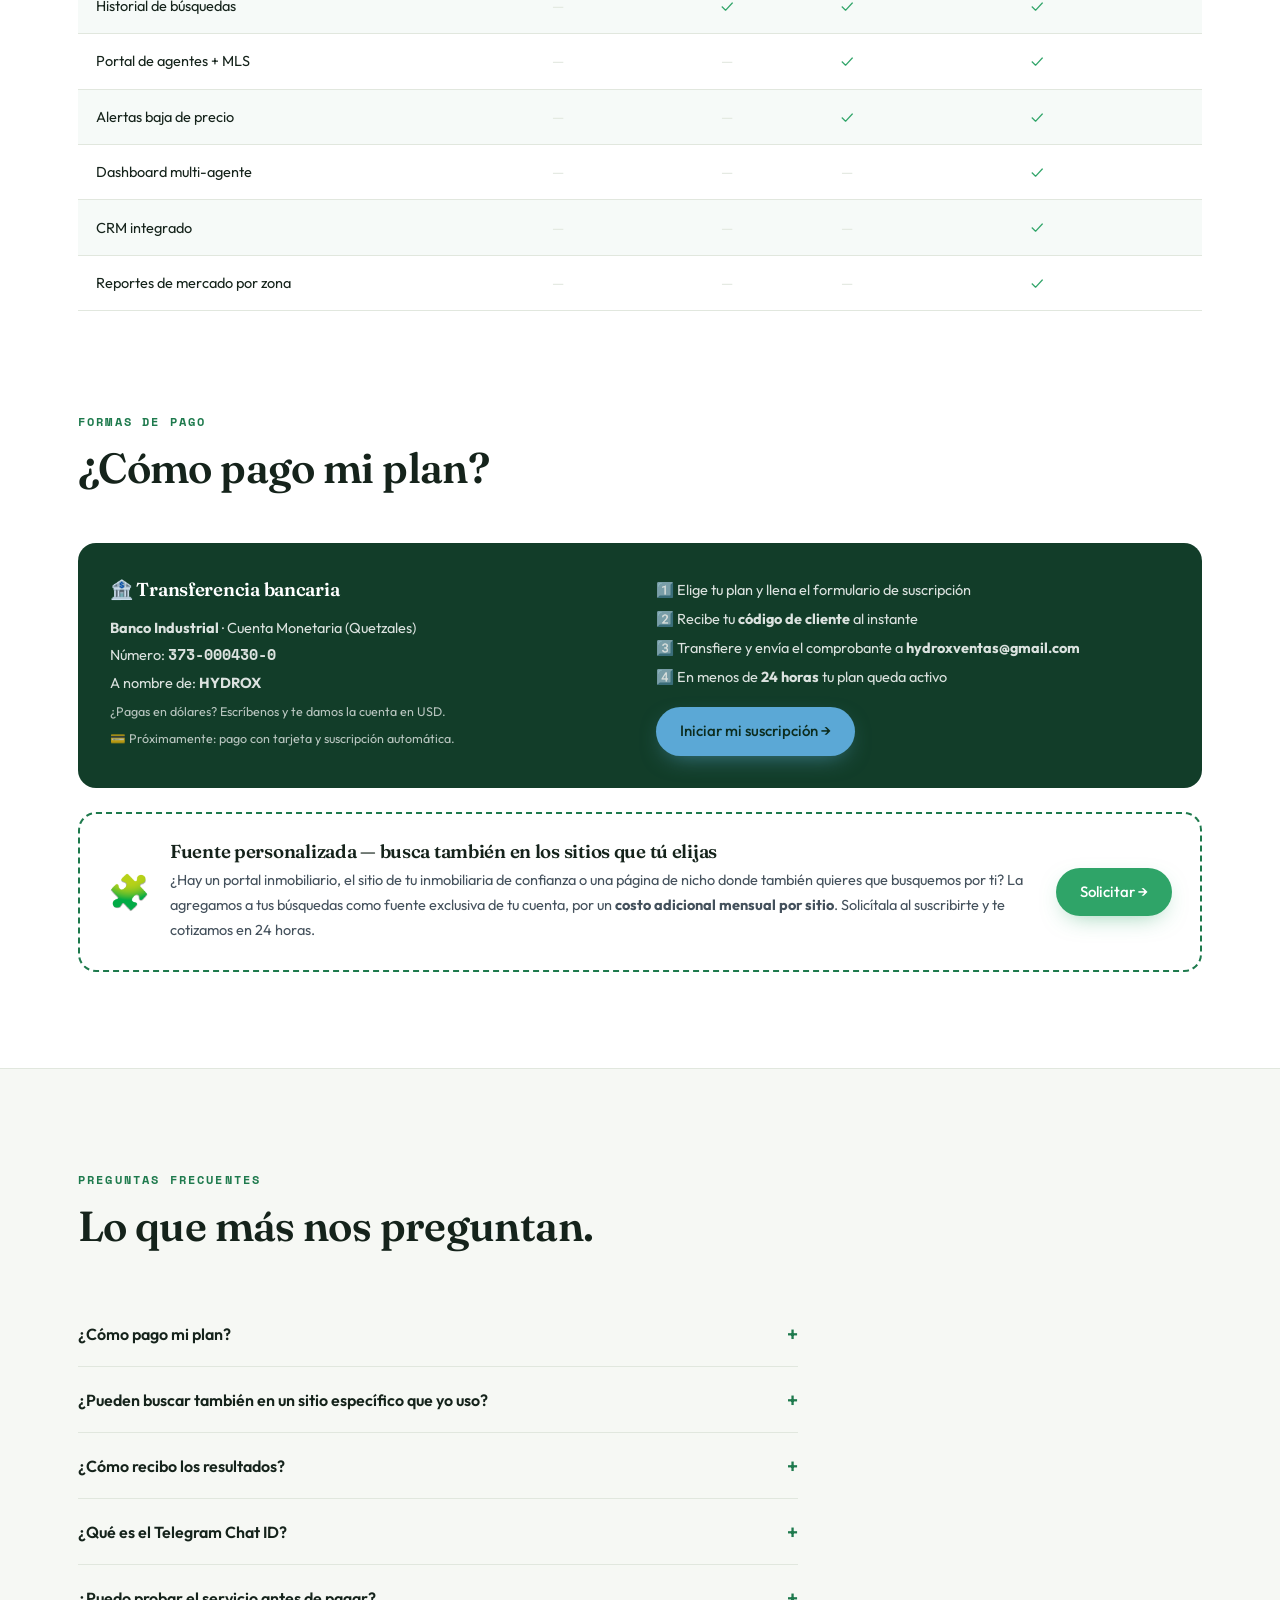
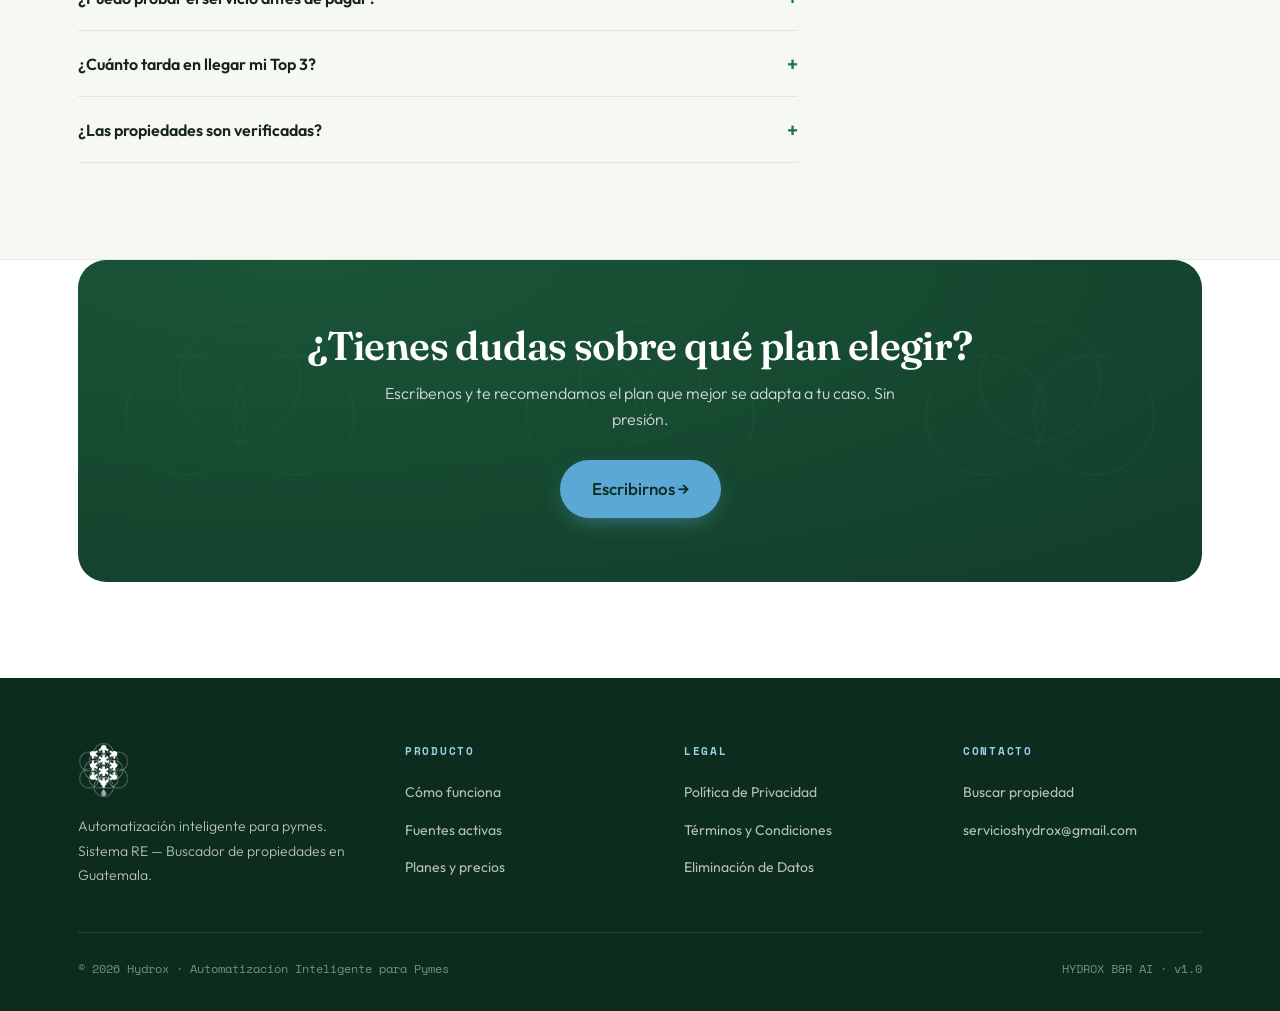
<file: planes.html>
<!DOCTYPE html>
<html lang="es">
<head>
<meta charset="UTF-8">
<meta name="viewport" content="width=device-width, initial-scale=1.0">
<meta name="description" content="Planes y precios de Hydrox B&R AI. Básico, Pro, Agencia y Empresa. Búsqueda automática de propiedades en Guatemala.">
<title>Planes — Hydrox B&R AI</title>
<link rel="preconnect" href="https://fonts.googleapis.com">
<link rel="preconnect" href="https://fonts.gstatic.com" crossorigin>
<link href="https://fonts.googleapis.com/css2?family=Fraunces:opsz,wght@9..144,400;9..144,500;9..144,600;9..144,700&family=Outfit:wght@300;400;500;600;700&family=Space+Mono:wght@400;700&display=swap" rel="stylesheet">
<link rel="stylesheet" href="css/estilos.css">
<link rel="stylesheet" href="css/componentes.css?v=3">
<link rel="icon" href="assets/logo-verde.png" type="image/png">
<style>
  /* Tabla comparativa */
  .compare-table { width:100%; border-collapse:collapse; margin-top:52px; }
  .compare-table th, .compare-table td { padding:14px 18px; text-align:left; border-bottom:1px solid var(--borde); font-size:14.5px; }
  .compare-table thead th { font-family:'Space Mono',monospace; font-size:11px; letter-spacing:.12em; text-transform:uppercase; color:var(--verde); background:var(--hueso); }
  .compare-table thead th:first-child { color:var(--piedra-suave); }
  .compare-table tbody tr:hover td { background:var(--hueso); }
  .compare-table .check { color:var(--verde-claro); font-size:16px; }
  .compare-table .dash  { color:var(--borde); }
  .compare-table .hl td { background:rgba(30,122,77,.04); }

  /* FAQ */
  .faq-list { display:flex; flex-direction:column; gap:0; max-width:720px; }
  .faq-item { border-bottom:1px solid var(--borde); }
  .faq-q {
    width:100%; background:none; border:none; text-align:left; cursor:pointer;
    padding:20px 0; display:flex; justify-content:space-between; align-items:center;
    font-size:16px; font-weight:600; color:var(--tinta); gap:20px;
  }
  .faq-q .ico { font-size:20px; color:var(--verde); flex-shrink:0; transition:transform .25s; }
  .faq-item.open .faq-q .ico { transform:rotate(45deg); }
  .faq-a { display:none; padding:0 0 20px; color:var(--piedra); font-size:15px; line-height:1.7; font-weight:300; }
  .faq-item.open .faq-a { display:block; }

  @media(max-width:720px){
    .compare-table { font-size:13px; }
    .compare-table th,.compare-table td { padding:11px 10px; }
    .pago-grid { grid-template-columns:1fr !important; }
  }
</style>
</head>
<body>

<!-- HEADER -->
<header id="header">
  <div class="wrap nav">
    <a href="index.html" class="brand">
      <img src="assets/logo-blanco.png" alt="Hydrox B&R AI">
      <div class="brand-text">
        <strong>Hydrox B&amp;R</strong>
        <small>AI · GUATEMALA</small>
      </div>
    </a>
    <nav class="nav-links" id="nav-links">
      <a href="index.html#como-funciona">Cómo funciona</a>
      <a href="index.html#fuentes">Fuentes</a>
      <a href="planes.html">Planes</a>
      <a href="contacto.html" class="btn btn-pri">Buscar mi propiedad</a>
    </nav>
    <button class="nav-toggle" id="nav-toggle" aria-label="Abrir menú" aria-expanded="false">☰</button>
  </div>
</header>

<!-- INNER HERO -->
<section class="inner-hero">
  <div class="wrap">
    <span class="eyebrow">Planes y precios</span>
    <h1>Elige el plan que necesitas.</h1>
    <p>Todos los planes incluyen búsqueda automática, análisis por IA y entrega a Telegram. Escala cuando estés listo.</p>
  </div>
</section>

<!-- PLANES CARDS -->
<section>
  <div class="wrap">
    <div class="planes-grid">

      <div class="plan-card reveal">
        <div class="plan-tier">Básico</div>
        <div class="plan-price">$39<small> /mes</small></div>
        <div class="plan-tagline">Ideal para comprador o arrendatario que quiere resultados rápidos.</div>
        <ul class="plan-features">
          <li>Búsqueda en 4 fuentes simultáneas</li>
          <li>Top 3 propiedades elegidas por Claude AI</li>
          <li>Entrega instantánea por Telegram</li>
          <li>Precio, tamaño, fotos y contacto</li>
          <li>Hasta 15 búsquedas por mes</li>
          <li>Formulario de solicitud incluido</li>
        </ul>
        <a href="suscripcion.html?plan=Básico" class="btn btn-sec" style="text-align:center">Suscribirme →</a>
      </div>

      <div class="plan-card featured reveal">
        <div class="plan-badge">Más popular</div>
        <div class="plan-tier">Pro</div>
        <div class="plan-price">$99<small> /mes</small></div>
        <div class="plan-tagline">Para agentes activos que manejan varias búsquedas a la vez.</div>
        <ul class="plan-features">
          <li>Todo lo del Plan Básico</li>
          <li>Hasta 30 búsquedas por mes</li>
          <li>Entrega por WhatsApp y Email también</li>
          <li>Verificación automática de disponibilidad</li>
          <li>Historial de búsquedas en Google Sheets</li>
          <li>Fuentes adicionales: OLX · Urbania GT</li>
        </ul>
        <a href="suscripcion.html?plan=Pro" class="btn btn-pri" style="text-align:center">Suscribirme →</a>
      </div>

      <div class="plan-card reveal">
        <div class="plan-tier">Agencia</div>
        <div class="plan-price">$249<small> /mes</small></div>
        <div class="plan-tagline">Para agencias con equipo propio y cartera de propiedades.</div>
        <ul class="plan-features">
          <li>Todo lo del Plan Pro</li>
          <li>Portal de agentes para subir propiedades</li>
          <li>MLS interno propio</li>
          <li>Auto-match: búsquedas vs. tu cartera</li>
          <li>Verificador mensual de disponibilidad</li>
          <li>Alertas automáticas de baja de precio</li>
          <li>Búsquedas ilimitadas</li>
        </ul>
        <a href="suscripcion.html?plan=Agencia" class="btn btn-sec" style="text-align:center">Suscribirme →</a>
      </div>

      <div class="plan-card reveal">
        <div class="plan-tier">Empresa</div>
        <div class="plan-price">$499+<small> /mes</small></div>
        <div class="plan-tagline">Solución completa para compañías inmobiliarias.</div>
        <ul class="plan-features">
          <li>Todo lo del Plan Agencia</li>
          <li>Multi-agente con dashboard centralizado</li>
          <li>Monitoreo mensual de todas las fuentes</li>
          <li>CRM básico integrado</li>
          <li>Reportes automáticos de mercado por zona</li>
          <li>Scraping expandido: 6+ fuentes</li>
          <li>Sistema completamente automatizado</li>
          <li>Soporte prioritario</li>
        </ul>
        <a href="suscripcion.html?plan=Empresa" class="btn btn-sec" style="text-align:center">Suscribirme →</a>
      </div>

    </div>

    <!-- Tabla comparativa -->
    <div class="reveal">
      <table class="compare-table">
        <thead>
          <tr>
            <th>Función</th>
            <th>Básico</th>
            <th>Pro</th>
            <th>Agencia</th>
            <th>Empresa</th>
          </tr>
        </thead>
        <tbody>
          <tr><td>Búsquedas / mes</td><td>15</td><td>30</td><td>Ilimitadas</td><td>Ilimitadas</td></tr>
          <tr class="hl"><td>Fuentes activas</td><td>4</td><td>6</td><td>6</td><td>6+</td></tr>
          <tr><td>Top 3 por IA (Claude)</td><td class="check">✓</td><td class="check">✓</td><td class="check">✓</td><td class="check">✓</td></tr>
          <tr class="hl"><td>Entrega por Telegram</td><td class="check">✓</td><td class="check">✓</td><td class="check">✓</td><td class="check">✓</td></tr>
          <tr><td>Entrega por WhatsApp</td><td class="dash">—</td><td class="check">✓</td><td class="check">✓</td><td class="check">✓</td></tr>
          <tr class="hl"><td>Entrega por Email</td><td class="dash">—</td><td class="check">✓</td><td class="check">✓</td><td class="check">✓</td></tr>
          <tr><td>Verificación disponibilidad</td><td class="dash">—</td><td class="check">✓</td><td class="check">✓</td><td class="check">✓</td></tr>
          <tr class="hl"><td>Historial de búsquedas</td><td class="dash">—</td><td class="check">✓</td><td class="check">✓</td><td class="check">✓</td></tr>
          <tr><td>Portal de agentes + MLS</td><td class="dash">—</td><td class="dash">—</td><td class="check">✓</td><td class="check">✓</td></tr>
          <tr class="hl"><td>Alertas baja de precio</td><td class="dash">—</td><td class="dash">—</td><td class="check">✓</td><td class="check">✓</td></tr>
          <tr><td>Dashboard multi-agente</td><td class="dash">—</td><td class="dash">—</td><td class="dash">—</td><td class="check">✓</td></tr>
          <tr class="hl"><td>CRM integrado</td><td class="dash">—</td><td class="dash">—</td><td class="dash">—</td><td class="check">✓</td></tr>
          <tr><td>Reportes de mercado por zona</td><td class="dash">—</td><td class="dash">—</td><td class="dash">—</td><td class="check">✓</td></tr>
        </tbody>
      </table>
    </div>
  </div>
</section>

<!-- CÓMO PAGAR -->
<section style="padding-top:0">
  <div class="wrap">
    <div class="sec-head reveal">
      <span class="eyebrow">Formas de pago</span>
      <h2>¿Cómo pago mi plan?</h2>
    </div>
    <div class="reveal pago-grid" style="background:var(--verde-profundo); color:#fff; border-radius:18px; padding:32px; display:grid; grid-template-columns:1fr 1fr; gap:32px; align-items:center;">
      <div>
        <h3 style="color:#fff; margin-bottom:14px">🏦 Transferencia bancaria</h3>
        <p style="color:rgba(255,255,255,.85); font-size:14.5px; line-height:1.9; margin:0">
          <strong>Banco Industrial</strong> · Cuenta Monetaria (Quetzales)<br>
          Número: <strong style="font-family:'Space Mono',monospace">373-000430-0</strong><br>
          A nombre de: <strong>HYDROX</strong><br>
          <span style="font-size:12.5px; color:rgba(255,255,255,.7)">¿Pagas en dólares? Escríbenos y te damos la cuenta en USD.<br>💳 Próximamente: pago con tarjeta y suscripción automática.</span>
        </p>
      </div>
      <div>
        <p style="color:rgba(255,255,255,.85); font-size:14.5px; line-height:2; margin:0 0 16px">
          1️⃣ Elige tu plan y llena el formulario de suscripción<br>
          2️⃣ Recibe tu <strong>código de cliente</strong> al instante<br>
          3️⃣ Transfiere y envía el comprobante a <strong>hydroxventas@gmail.com</strong><br>
          4️⃣ En menos de <strong>24 horas</strong> tu plan queda activo
        </p>
        <a href="suscripcion.html" class="btn btn-pri" style="text-align:center">Iniciar mi suscripción →</a>
      </div>
    </div>

    <!-- ADD-ON: FUENTE PERSONALIZADA -->
    <div class="reveal" style="margin-top:24px; border:2px dashed var(--verde); border-radius:18px; padding:28px; display:flex; gap:20px; align-items:center; flex-wrap:wrap;">
      <div style="font-size:34px">🧩</div>
      <div style="flex:1; min-width:260px">
        <h3 style="margin-bottom:6px">Fuente personalizada — busca también en los sitios que tú elijas</h3>
        <p style="color:var(--piedra); font-size:14.5px; margin:0; line-height:1.7">¿Hay un portal inmobiliario, el sitio de tu inmobiliaria de confianza o una página de nicho donde también quieres que busquemos por ti? La agregamos a tus búsquedas como fuente exclusiva de tu cuenta, por un <strong>costo adicional mensual por sitio</strong>. Solicítala al suscribirte y te cotizamos en 24 horas.</p>
      </div>
      <a href="suscripcion.html" class="btn btn-sec">Solicitar →</a>
    </div>
  </div>
</section>

<!-- FAQ -->
<section class="fuentes-section">
  <div class="wrap">
    <div class="sec-head reveal">
      <span class="eyebrow">Preguntas frecuentes</span>
      <h2>Lo que más nos preguntan.</h2>
    </div>
    <div class="faq-list">
      <div class="faq-item">
        <button class="faq-q">¿Cómo pago mi plan?<span class="ico">+</span></button>
        <div class="faq-a">Por transferencia a Banco Industrial, cuenta Monetaria en Quetzales 373-000430-0 a nombre de HYDROX. Llena el formulario de suscripción para recibir tu código de cliente, transfiere, y envía el comprobante con tu código a hydroxventas@gmail.com. Activamos tu plan en menos de 24 horas. Si prefieres pagar en dólares, escríbenos y te compartimos la cuenta en USD. El pago con tarjeta estará disponible próximamente.</div>
      </div>
      <div class="faq-item">
        <button class="faq-q">¿Pueden buscar también en un sitio específico que yo uso?<span class="ico">+</span></button>
        <div class="faq-a">Sí. Si hay un portal o sitio inmobiliario donde quieres que el sistema también busque por ti (además de las fuentes estándar), lo integramos a tu cuenta como fuente personalizada por un costo adicional mensual por sitio. Indícalo en el formulario de suscripción o escríbenos a hydroxventas@gmail.com y te cotizamos en 24 horas.</div>
      </div>
      <div class="faq-item">
        <button class="faq-q">¿Cómo recibo los resultados?<span class="ico">+</span></button>
        <div class="faq-a">Los resultados llegan directamente a tu Telegram en minutos. En los planes Pro, Agencia y Empresa también puedes recibirlos por WhatsApp y Email.</div>
      </div>
      <div class="faq-item">
        <button class="faq-q">¿Qué es el Telegram Chat ID?<span class="ico">+</span></button>
        <div class="faq-a">Es el número que identifica tu cuenta de Telegram. Lo necesitamos para enviarte los resultados. Puedes obtenerlo hablando con el bot @userinfobot en Telegram: escríbele "start" y te responderá con tu ID.</div>
      </div>
      <div class="faq-item">
        <button class="faq-q">¿Puedo probar el servicio antes de pagar?<span class="ico">+</span></button>
        <div class="faq-a">Sí. Contáctanos por Telegram o email para una búsqueda de demostración sin costo. Queremos que veas los resultados antes de comprometerte.</div>
      </div>
      <div class="faq-item">
        <button class="faq-q">¿Cuánto tarda en llegar mi Top 3?<span class="ico">+</span></button>
        <div class="faq-a">Normalmente entre 2 y 5 minutos desde que envías tu solicitud. El sistema hace el scraping, el análisis de IA y el envío de forma automática.</div>
      </div>
      <div class="faq-item">
        <button class="faq-q">¿Las propiedades son verificadas?<span class="ico">+</span></button>
        <div class="faq-a">Las propiedades son extraídas en tiempo real de plataformas activas. En el Plan Pro y superiores, el sistema también puede verificar automáticamente la disponibilidad contactando al vendedor.</div>
      </div>
    </div>
  </div>
</section>

<!-- CTA -->
<section style="padding-top:0">
  <div class="wrap">
    <div class="cta-band reveal">
      <h2>¿Tienes dudas sobre qué plan elegir?</h2>
      <p>Escríbenos y te recomendamos el plan que mejor se adapta a tu caso. Sin presión.</p>
      <a href="mailto:servicioshydrox@gmail.com" class="btn btn-pri btn-lg">Escribirnos →</a>
    </div>
  </div>
</section>

<!-- FOOTER -->
<footer>
  <div class="wrap">
    <div class="footer-grid">
      <div class="footer-brand">
        <img src="assets/logo-blanco.png" alt="Hydrox B&R AI">
        <p>Automatización inteligente para pymes. Sistema RE — Buscador de propiedades en Guatemala.</p>
      </div>
      <div class="footer-col">
        <h5>Producto</h5>
        <ul>
          <li><a href="como-funciona.html">Cómo funciona</a></li>
          <li><a href="index.html#fuentes">Fuentes activas</a></li>
          <li><a href="planes.html">Planes y precios</a></li>
        </ul>
      </div>
      <div class="footer-col">
        <h5>Legal</h5>
        <ul>
          <li><a href="privacidad.html">Política de Privacidad</a></li>
          <li><a href="terminos.html">Términos y Condiciones</a></li>
          <li><a href="eliminar-datos.html">Eliminación de Datos</a></li>
        </ul>
      </div>
      <div class="footer-col">
        <h5>Contacto</h5>
        <ul>
          <li><a href="contacto.html">Buscar propiedad</a></li>
          <li><a href="mailto:servicioshydrox@gmail.com">servicioshydrox@gmail.com</a></li>
        </ul>
      </div>
    </div>
    <div class="footer-bottom">
      <span>© 2026 Hydrox · Automatización Inteligente para Pymes</span>
      <span class="mono">HYDROX B&amp;R AI · v1.0</span>
    </div>
  </div>
</footer>

<script src="js/main.js?v=7" defer></script>
<script>
  // FAQ accordion (solo en esta página)
  document.querySelectorAll('.faq-q').forEach(q => {
    q.addEventListener('click', () => {
      const item = q.closest('.faq-item');
      const wasOpen = item.classList.contains('open');
      document.querySelectorAll('.faq-item').forEach(i => i.classList.remove('open'));
      if (!wasOpen) item.classList.add('open');
    });
  });
</script>
</body>
</html>
</file>
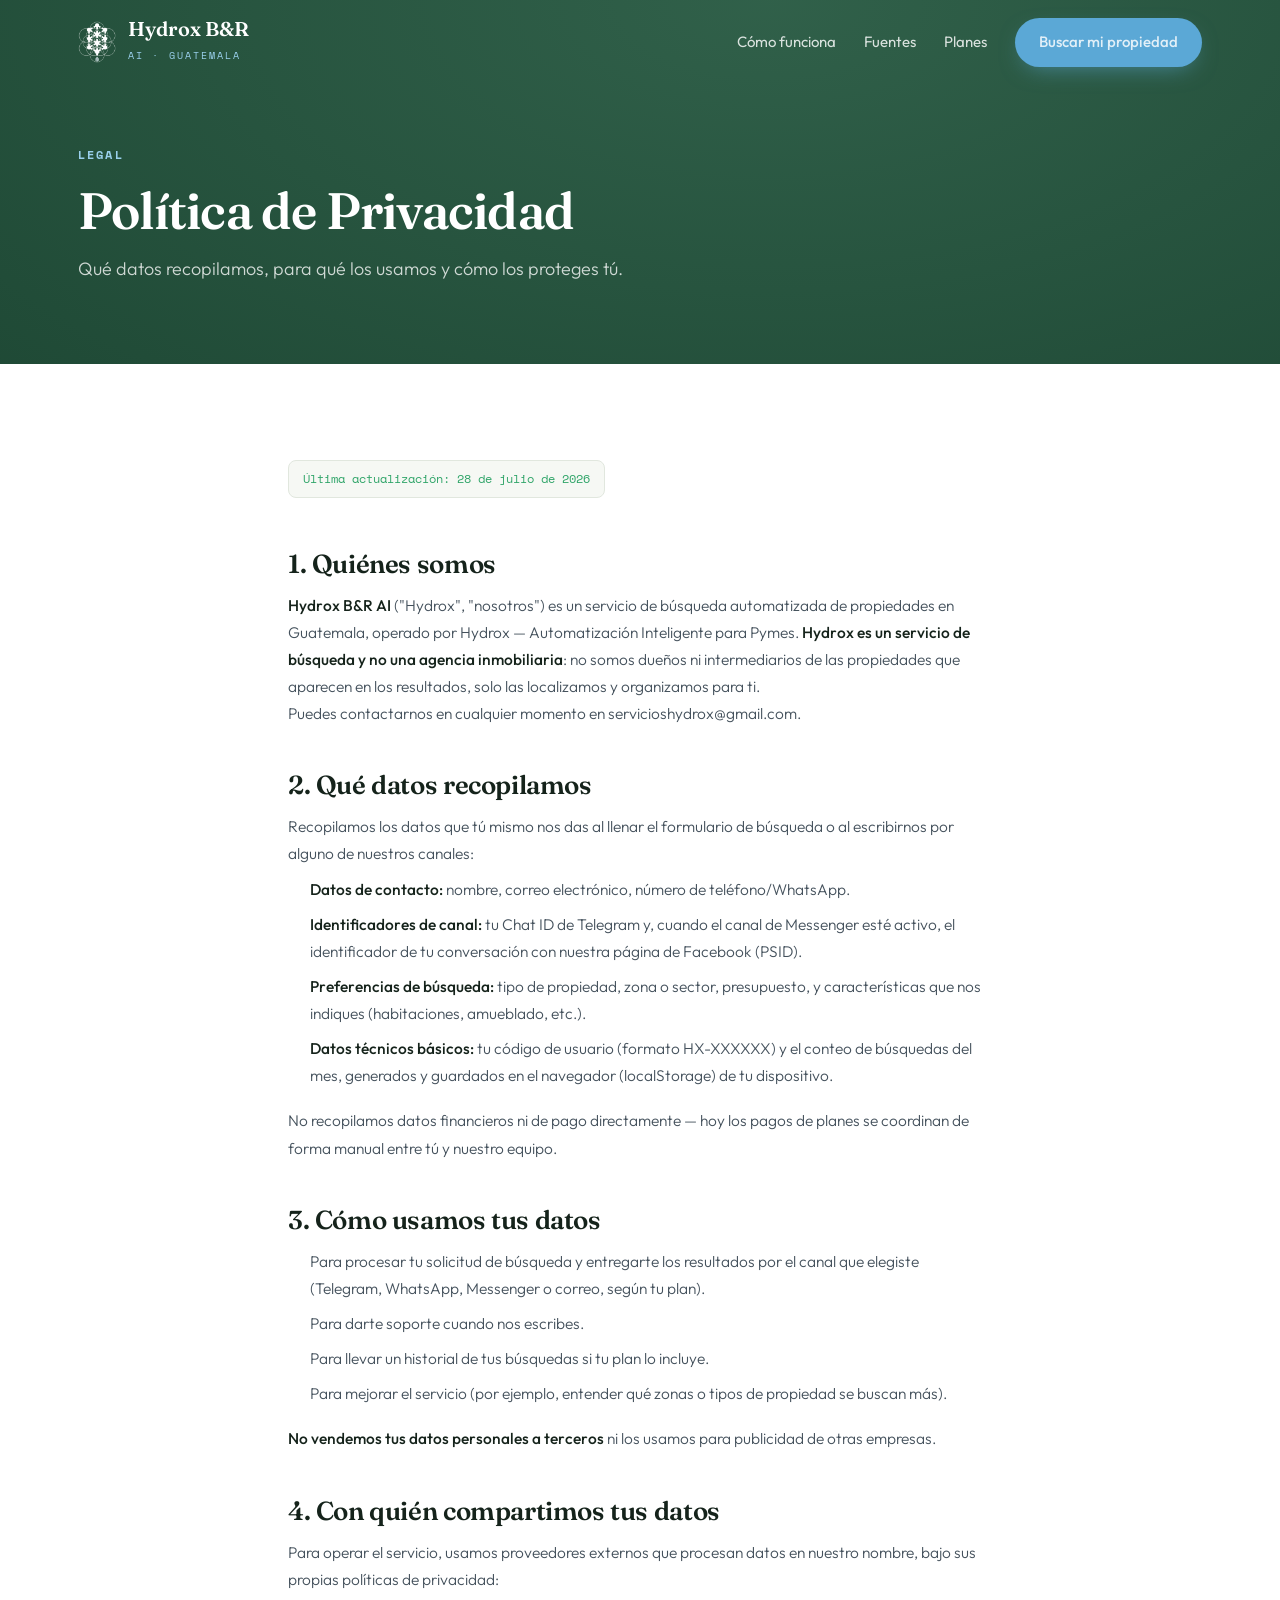
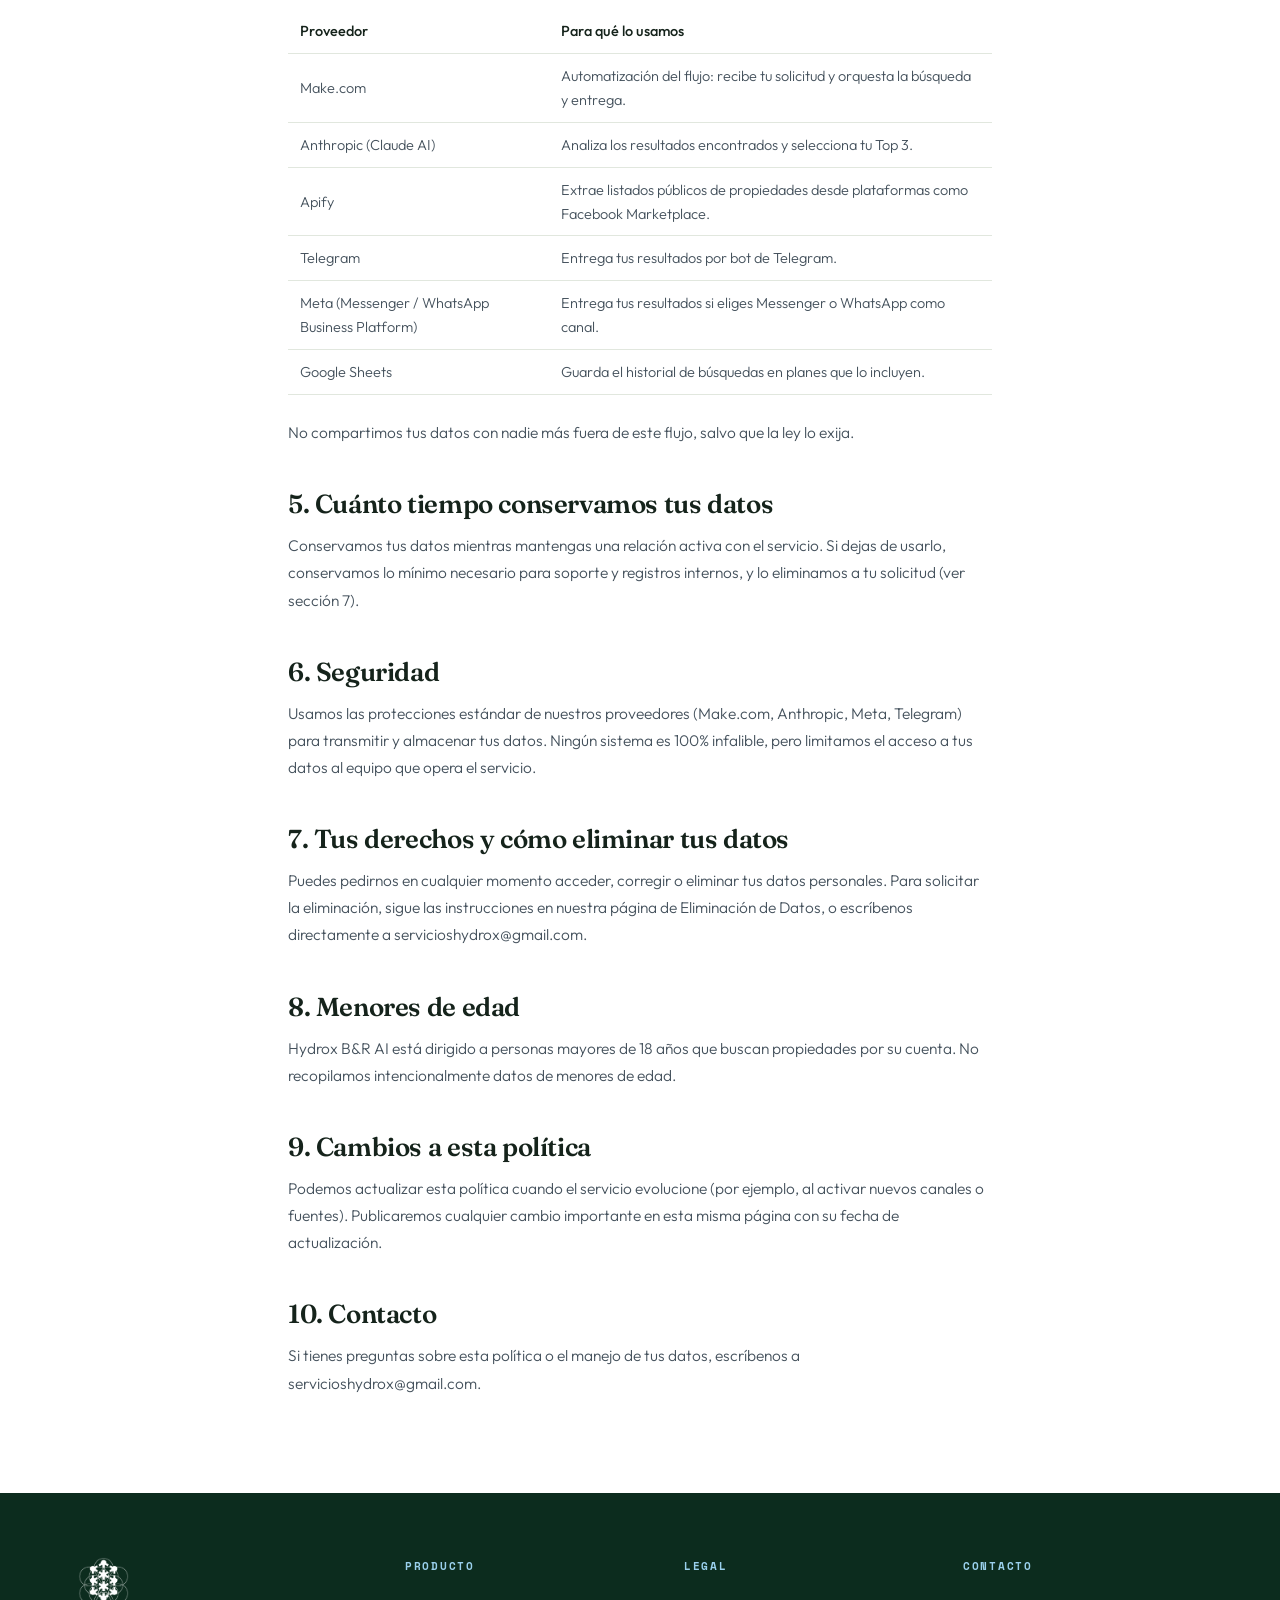
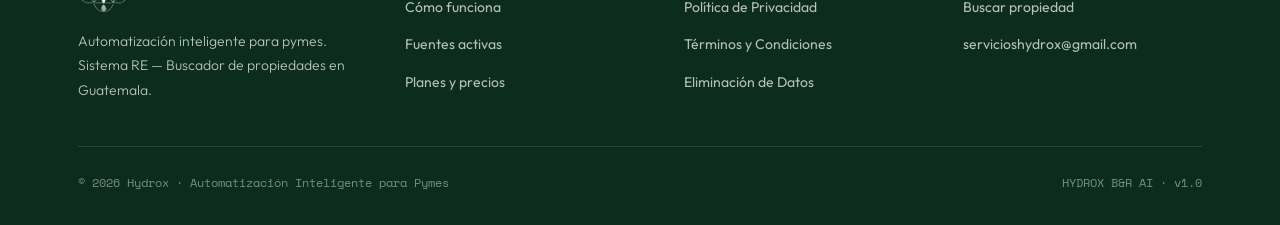
<file: privacidad.html>
<!DOCTYPE html>
<html lang="es">
<head>
<meta charset="UTF-8">
<meta name="viewport" content="width=device-width, initial-scale=1.0">
<meta name="description" content="Política de Privacidad de Hydrox B&R AI — qué datos recopilamos, cómo los usamos y con quién los compartimos para entregarte tu búsqueda de propiedades.">
<title>Política de Privacidad — Hydrox B&R AI</title>
<link rel="preconnect" href="https://fonts.googleapis.com">
<link rel="preconnect" href="https://fonts.gstatic.com" crossorigin>
<link href="https://fonts.googleapis.com/css2?family=Fraunces:opsz,wght@9..144,400;9..144,500;9..144,600;9..144,700&family=Outfit:wght@300;400;500;600;700&family=Space+Mono:wght@400;700&display=swap" rel="stylesheet">
<link rel="stylesheet" href="css/estilos.css">
<link rel="stylesheet" href="css/componentes.css?v=3">
<link rel="icon" href="assets/logo-verde.png" type="image/png">
<style>
  .legal-wrap { max-width:760px; margin:0 auto; padding:0 28px; }
  .legal-wrap h2 { font-size:26px; margin:44px 0 14px; }
  .legal-wrap h2:first-child { margin-top:0; }
  .legal-wrap h3 { font-size:18px; margin:28px 0 10px; color:var(--verde-profundo); }
  .legal-wrap p, .legal-wrap li { color:var(--piedra); font-size:15.5px; font-weight:300; line-height:1.75; }
  .legal-wrap ul { margin:8px 0 18px 22px; }
  .legal-wrap li { margin-bottom:8px; }
  .legal-wrap strong { color:var(--tinta); font-weight:500; }
  .legal-updated { font-family:'Space Mono',monospace; font-size:12px; color:var(--verde-claro); background:var(--hueso); border:1px solid var(--borde); border-radius:8px; padding:8px 14px; display:inline-block; margin-bottom:8px; }
  .legal-table { width:100%; border-collapse:collapse; margin:16px 0 24px; font-size:14.5px; }
  .legal-table th, .legal-table td { text-align:left; padding:10px 12px; border-bottom:1px solid var(--borde); color:var(--piedra); font-weight:300; }
  .legal-table th { font-family:'Outfit',sans-serif; font-weight:500; color:var(--tinta); }
</style>
</head>
<body>

<!-- HEADER -->
<header id="header">
  <div class="wrap nav">
    <a href="index.html" class="brand">
      <img src="assets/logo-blanco.png" alt="Hydrox B&R AI">
      <div class="brand-text">
        <strong>Hydrox B&amp;R</strong>
        <small>AI · GUATEMALA</small>
      </div>
    </a>
    <nav class="nav-links" id="nav-links">
      <a href="index.html#como-funciona">Cómo funciona</a>
      <a href="index.html#fuentes">Fuentes</a>
      <a href="planes.html">Planes</a>
      <a href="contacto.html" class="btn btn-pri">Buscar mi propiedad</a>
    </nav>
    <button class="nav-toggle" id="nav-toggle" aria-label="Abrir menú" aria-expanded="false">☰</button>
  </div>
</header>

<!-- INNER HERO -->
<section class="inner-hero">
  <div class="wrap">
    <span class="eyebrow">Legal</span>
    <h1>Política de Privacidad</h1>
    <p>Qué datos recopilamos, para qué los usamos y cómo los proteges tú.</p>
  </div>
</section>

<!-- CONTENIDO -->
<section>
  <div class="legal-wrap">
    <span class="legal-updated">Última actualización: 28 de julio de 2026</span>

    <h2>1. Quiénes somos</h2>
    <p><strong>Hydrox B&amp;R AI</strong> ("Hydrox", "nosotros") es un servicio de búsqueda automatizada de propiedades en Guatemala, operado por Hydrox — Automatización Inteligente para Pymes. <strong>Hydrox es un servicio de búsqueda y no una agencia inmobiliaria</strong>: no somos dueños ni intermediarios de las propiedades que aparecen en los resultados, solo las localizamos y organizamos para ti.</p>
    <p>Puedes contactarnos en cualquier momento en <a href="mailto:servicioshydrox@gmail.com">servicioshydrox@gmail.com</a>.</p>

    <h2>2. Qué datos recopilamos</h2>
    <p>Recopilamos los datos que tú mismo nos das al llenar el formulario de búsqueda o al escribirnos por alguno de nuestros canales:</p>
    <ul>
      <li><strong>Datos de contacto:</strong> nombre, correo electrónico, número de teléfono/WhatsApp.</li>
      <li><strong>Identificadores de canal:</strong> tu Chat ID de Telegram y, cuando el canal de Messenger esté activo, el identificador de tu conversación con nuestra página de Facebook (PSID).</li>
      <li><strong>Preferencias de búsqueda:</strong> tipo de propiedad, zona o sector, presupuesto, y características que nos indiques (habitaciones, amueblado, etc.).</li>
      <li><strong>Datos técnicos básicos:</strong> tu código de usuario (formato HX-XXXXXX) y el conteo de búsquedas del mes, generados y guardados en el navegador (localStorage) de tu dispositivo.</li>
    </ul>
    <p>No recopilamos datos financieros ni de pago directamente — hoy los pagos de planes se coordinan de forma manual entre tú y nuestro equipo.</p>

    <h2>3. Cómo usamos tus datos</h2>
    <ul>
      <li>Para procesar tu solicitud de búsqueda y entregarte los resultados por el canal que elegiste (Telegram, WhatsApp, Messenger o correo, según tu plan).</li>
      <li>Para darte soporte cuando nos escribes.</li>
      <li>Para llevar un historial de tus búsquedas si tu plan lo incluye.</li>
      <li>Para mejorar el servicio (por ejemplo, entender qué zonas o tipos de propiedad se buscan más).</li>
    </ul>
    <p><strong>No vendemos tus datos personales a terceros</strong> ni los usamos para publicidad de otras empresas.</p>

    <h2>4. Con quién compartimos tus datos</h2>
    <p>Para operar el servicio, usamos proveedores externos que procesan datos en nuestro nombre, bajo sus propias políticas de privacidad:</p>
    <table class="legal-table">
      <tr><th>Proveedor</th><th>Para qué lo usamos</th></tr>
      <tr><td>Make.com</td><td>Automatización del flujo: recibe tu solicitud y orquesta la búsqueda y entrega.</td></tr>
      <tr><td>Anthropic (Claude AI)</td><td>Analiza los resultados encontrados y selecciona tu Top 3.</td></tr>
      <tr><td>Apify</td><td>Extrae listados públicos de propiedades desde plataformas como Facebook Marketplace.</td></tr>
      <tr><td>Telegram</td><td>Entrega tus resultados por bot de Telegram.</td></tr>
      <tr><td>Meta (Messenger / WhatsApp Business Platform)</td><td>Entrega tus resultados si eliges Messenger o WhatsApp como canal.</td></tr>
      <tr><td>Google Sheets</td><td>Guarda el historial de búsquedas en planes que lo incluyen.</td></tr>
    </table>
    <p>No compartimos tus datos con nadie más fuera de este flujo, salvo que la ley lo exija.</p>

    <h2>5. Cuánto tiempo conservamos tus datos</h2>
    <p>Conservamos tus datos mientras mantengas una relación activa con el servicio. Si dejas de usarlo, conservamos lo mínimo necesario para soporte y registros internos, y lo eliminamos a tu solicitud (ver sección 7).</p>

    <h2>6. Seguridad</h2>
    <p>Usamos las protecciones estándar de nuestros proveedores (Make.com, Anthropic, Meta, Telegram) para transmitir y almacenar tus datos. Ningún sistema es 100% infalible, pero limitamos el acceso a tus datos al equipo que opera el servicio.</p>

    <h2>7. Tus derechos y cómo eliminar tus datos</h2>
    <p>Puedes pedirnos en cualquier momento acceder, corregir o eliminar tus datos personales. Para solicitar la eliminación, sigue las instrucciones en nuestra página de <a href="eliminar-datos.html">Eliminación de Datos</a>, o escríbenos directamente a <a href="mailto:servicioshydrox@gmail.com">servicioshydrox@gmail.com</a>.</p>

    <h2>8. Menores de edad</h2>
    <p>Hydrox B&amp;R AI está dirigido a personas mayores de 18 años que buscan propiedades por su cuenta. No recopilamos intencionalmente datos de menores de edad.</p>

    <h2>9. Cambios a esta política</h2>
    <p>Podemos actualizar esta política cuando el servicio evolucione (por ejemplo, al activar nuevos canales o fuentes). Publicaremos cualquier cambio importante en esta misma página con su fecha de actualización.</p>

    <h2>10. Contacto</h2>
    <p>Si tienes preguntas sobre esta política o el manejo de tus datos, escríbenos a <a href="mailto:servicioshydrox@gmail.com">servicioshydrox@gmail.com</a>.</p>
  </div>
</section>

<!-- FOOTER -->
<footer>
  <div class="wrap">
    <div class="footer-grid">
      <div class="footer-brand">
        <img src="assets/logo-blanco.png" alt="Hydrox B&R AI">
        <p>Automatización inteligente para pymes. Sistema RE — Buscador de propiedades en Guatemala.</p>
      </div>
      <div class="footer-col">
        <h5>Producto</h5>
        <ul>
          <li><a href="como-funciona.html">Cómo funciona</a></li>
          <li><a href="index.html#fuentes">Fuentes activas</a></li>
          <li><a href="planes.html">Planes y precios</a></li>
        </ul>
      </div>
      <div class="footer-col">
        <h5>Legal</h5>
        <ul>
          <li><a href="privacidad.html">Política de Privacidad</a></li>
          <li><a href="terminos.html">Términos y Condiciones</a></li>
          <li><a href="eliminar-datos.html">Eliminación de Datos</a></li>
        </ul>
      </div>
      <div class="footer-col">
        <h5>Contacto</h5>
        <ul>
          <li><a href="contacto.html">Buscar propiedad</a></li>
          <li><a href="mailto:servicioshydrox@gmail.com">servicioshydrox@gmail.com</a></li>
        </ul>
      </div>
    </div>
    <div class="footer-bottom">
      <span>© 2026 Hydrox · Automatización Inteligente para Pymes</span>
      <span class="mono">HYDROX B&amp;R AI · v1.0</span>
    </div>
  </div>
</footer>

<script src="js/main.js?v=7" defer></script>
</body>
</html>
</file>
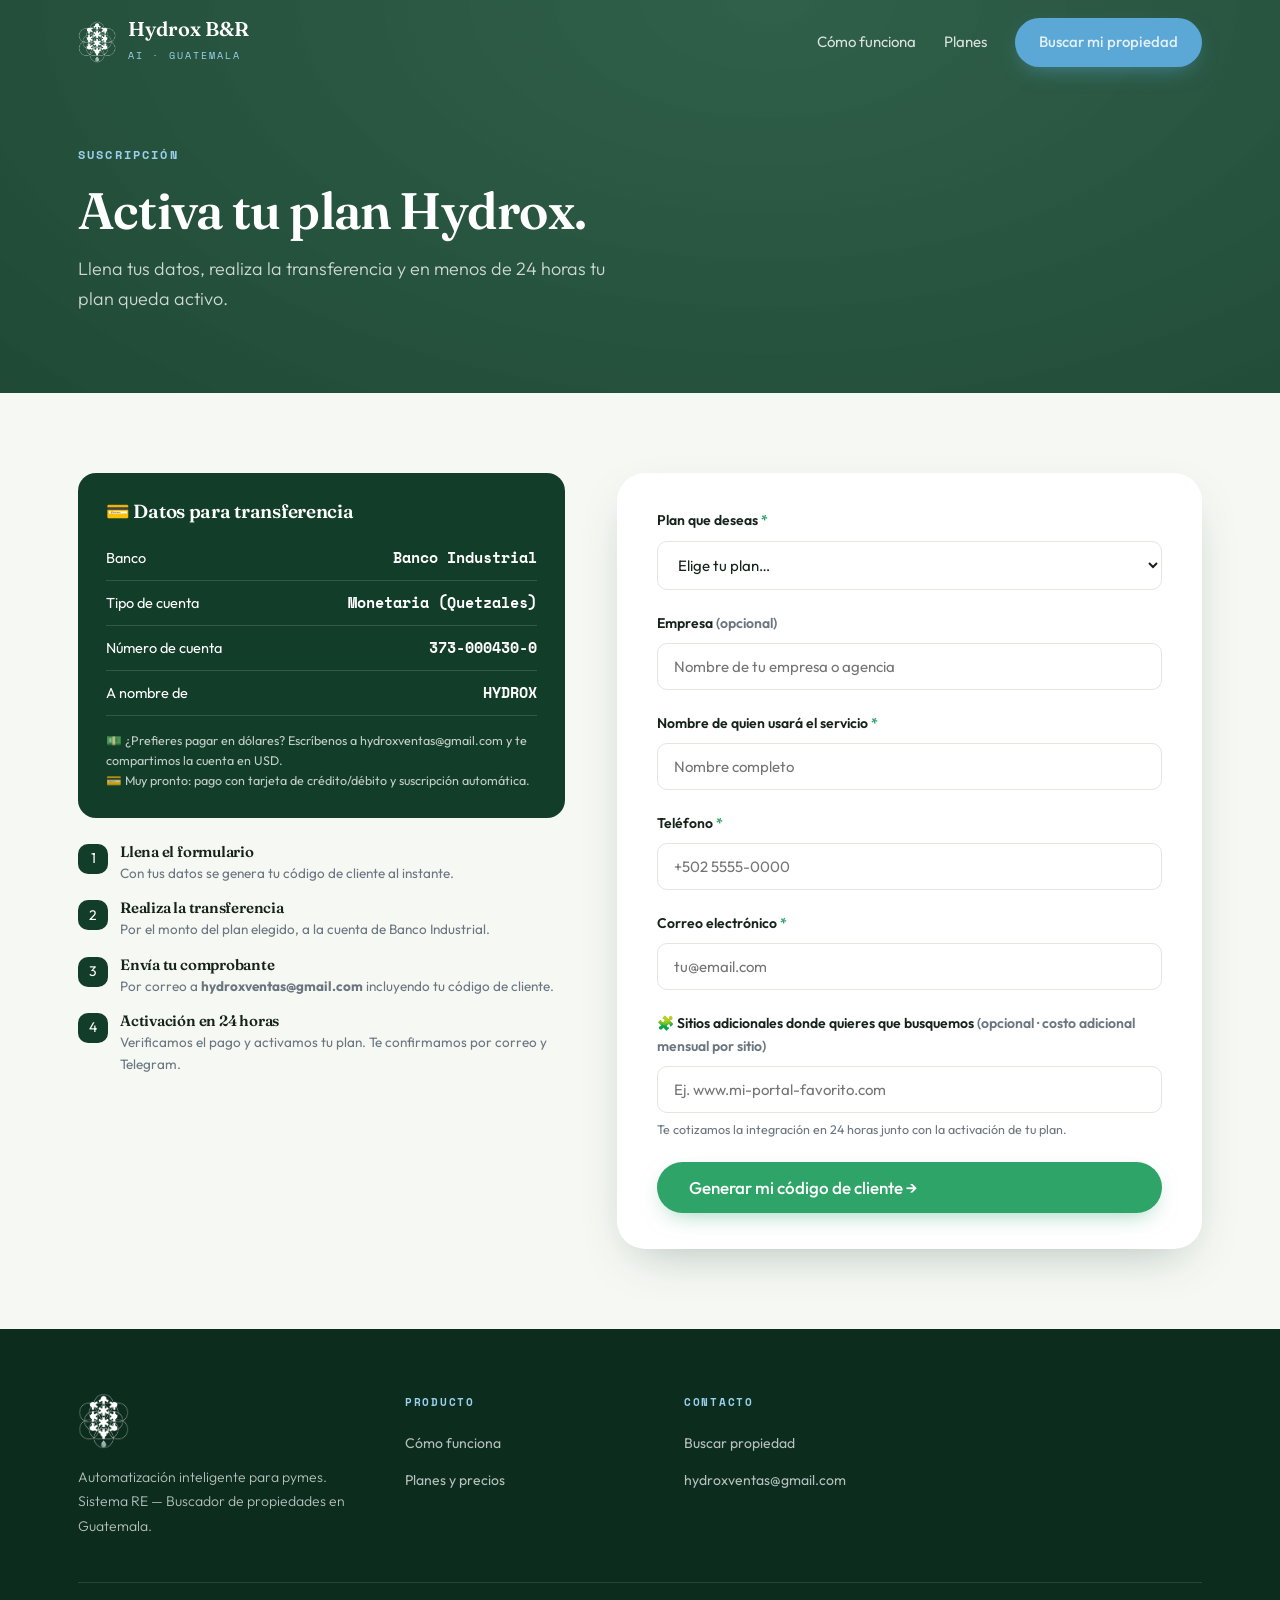
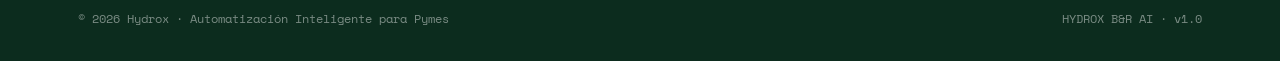
<file: suscripcion.html>
<!DOCTYPE html>
<html lang="es">
<head>
<meta charset="UTF-8">
<meta name="viewport" content="width=device-width, initial-scale=1.0">
<meta name="description" content="Suscríbete a Hydrox B&R AI. Elige tu plan, recibe tu código y activa tu cuenta en 24 horas.">
<title>Suscripción — Hydrox B&R AI</title>
<link rel="preconnect" href="https://fonts.googleapis.com">
<link rel="preconnect" href="https://fonts.gstatic.com" crossorigin>
<link href="https://fonts.googleapis.com/css2?family=Fraunces:opsz,wght@9..144,400;9..144,500;9..144,600;9..144,700&family=Outfit:wght@300;400;500;600;700&family=Space+Mono:wght@400;700&display=swap" rel="stylesheet">
<link rel="stylesheet" href="css/estilos.css">
<link rel="stylesheet" href="css/componentes.css?v=3">
<link rel="icon" href="assets/logo-verde.png" type="image/png">
<style>
  .sus-section { background:var(--hueso); padding:80px 0; }
  .sus-grid { display:grid; grid-template-columns:1fr 1.2fr; gap:52px; align-items:start; }
  @media(max-width:860px){ .sus-grid { grid-template-columns:1fr; } }

  .banco-card { background:var(--verde-profundo); color:#fff; border-radius:18px; padding:28px; }
  .banco-card h3 { color:#fff; font-size:19px; margin-bottom:14px; }
  .banco-card .dato { display:flex; justify-content:space-between; gap:14px; padding:10px 0; border-bottom:1px solid rgba(255,255,255,.14); font-size:14.5px; }
  .banco-card .dato:last-of-type { border-bottom:none; }
  .banco-card .dato b { font-family:'Space Mono',monospace; }
  .banco-card .nota { margin-top:14px; font-size:12.5px; color:rgba(255,255,255,.75); line-height:1.6; }

  .pasos-lista { margin-top:26px; }
  .paso-item { display:flex; gap:12px; align-items:flex-start; margin-bottom:16px; }
  .paso-item .dot { width:30px; height:30px; border-radius:10px; background:var(--verde-profundo); color:#fff; display:flex; align-items:center; justify-content:center; font-size:14px; flex-shrink:0; }
  .paso-item h4 { font-size:15px; margin-bottom:2px; }
  .paso-item p { font-size:13.5px; color:var(--piedra-suave); margin:0; }

  .sus-exito { display:none; background:#fff; border-radius:18px; padding:36px; text-align:center; box-shadow:0 10px 40px rgba(20,40,30,.08); }
  .sus-exito .codigo-big { font-family:'Space Mono',monospace; font-size:30px; color:var(--verde-profundo); background:var(--hueso); border-radius:12px; padding:14px 22px; display:inline-block; margin:14px 0 6px; letter-spacing:2px; }
  .sus-exito .aviso { font-size:13px; color:var(--piedra-suave); margin-bottom:20px; }
</style>
</head>
<body>

<!-- HEADER -->
<header id="header">
  <div class="wrap nav">
    <a href="index.html" class="brand">
      <img src="assets/logo-blanco.png" alt="Hydrox B&R AI">
      <div class="brand-text">
        <strong>Hydrox B&amp;R</strong>
        <small>AI · GUATEMALA</small>
      </div>
    </a>
    <nav class="nav-links" id="nav-links">
      <a href="index.html#como-funciona">Cómo funciona</a>
      <a href="planes.html">Planes</a>
      <a href="contacto.html" class="btn btn-pri">Buscar mi propiedad</a>
    </nav>
    <button class="nav-toggle" id="nav-toggle" aria-label="Abrir menú" aria-expanded="false">☰</button>
  </div>
</header>

<!-- INNER HERO -->
<section class="inner-hero">
  <div class="wrap">
    <span class="eyebrow">Suscripción</span>
    <h1>Activa tu plan Hydrox.</h1>
    <p>Llena tus datos, realiza la transferencia y en menos de 24 horas tu plan queda activo.</p>
  </div>
</section>

<section class="sus-section">
  <div class="wrap sus-grid">

    <!-- Info de pago -->
    <div>
      <div class="banco-card">
        <h3>💳 Datos para transferencia</h3>
        <div class="dato"><span>Banco</span><b>Banco Industrial</b></div>
        <div class="dato"><span>Tipo de cuenta</span><b>Monetaria (Quetzales)</b></div>
        <div class="dato"><span>Número de cuenta</span><b>373-000430-0</b></div>
        <div class="dato"><span>A nombre de</span><b>HYDROX</b></div>
        <div class="nota">💵 ¿Prefieres pagar en dólares? Escríbenos a hydroxventas@gmail.com y te compartimos la cuenta en USD.<br>💳 Muy pronto: pago con tarjeta de crédito/débito y suscripción automática.</div>
      </div>

      <div class="pasos-lista">
        <div class="paso-item"><div class="dot">1</div><div><h4>Llena el formulario</h4><p>Con tus datos se genera tu código de cliente al instante.</p></div></div>
        <div class="paso-item"><div class="dot">2</div><div><h4>Realiza la transferencia</h4><p>Por el monto del plan elegido, a la cuenta de Banco Industrial.</p></div></div>
        <div class="paso-item"><div class="dot">3</div><div><h4>Envía tu comprobante</h4><p>Por correo a <strong>hydroxventas@gmail.com</strong> incluyendo tu código de cliente.</p></div></div>
        <div class="paso-item"><div class="dot">4</div><div><h4>Activación en 24 horas</h4><p>Verificamos el pago y activamos tu plan. Te confirmamos por correo y Telegram.</p></div></div>
      </div>
    </div>

    <!-- Formulario de suscripción -->
    <div>
      <form id="sus-form">
        <div class="form-card">
          <div class="form-body" style="display:block">
            <div class="field">
              <label>Plan que deseas <span class="req">*</span></label>
              <select name="plan" id="sus-plan" required>
                <option value="" disabled selected>Elige tu plan…</option>
                <option value="Básico ($39/mes)">Básico — $39/mes · 15 búsquedas</option>
                <option value="Pro ($99/mes)">Pro — $99/mes · 30 búsquedas + WhatsApp</option>
                <option value="Agencia ($249/mes)">Agencia — $249/mes · Ilimitado + MLS</option>
                <option value="Empresa ($499+/mes)">Empresa — $499+/mes · Todo incluido</option>
              </select>
            </div>
            <div class="field">
              <label>Empresa <span style="color:var(--piedra-suave);">(opcional)</span></label>
              <input type="text" name="empresa" placeholder="Nombre de tu empresa o agencia">
            </div>
            <div class="field">
              <label>Nombre de quien usará el servicio <span class="req">*</span></label>
              <input type="text" name="nombre" placeholder="Nombre completo" required>
            </div>
            <div class="field">
              <label>Teléfono <span class="req">*</span></label>
              <input type="text" name="telefono" placeholder="+502 5555-0000" required>
            </div>
            <div class="field">
              <label>Correo electrónico <span class="req">*</span></label>
              <input type="email" name="correo" placeholder="tu@email.com" required>
            </div>
            <div class="field">
              <label>🧩 Sitios adicionales donde quieres que busquemos <span style="color:var(--piedra-suave);">(opcional · costo adicional mensual por sitio)</span></label>
              <input type="text" name="sitios_extra" placeholder="Ej. www.mi-portal-favorito.com">
              <div class="hint">Te cotizamos la integración en 24 horas junto con la activación de tu plan.</div>
            </div>
            <button type="submit" class="btn btn-sec btn-lg" style="width:100%">Generar mi código de cliente →</button>
          </div>
        </div>
      </form>

      <!-- Éxito -->
      <div class="sus-exito" id="sus-exito">
        <div style="font-size:40px">💧</div>
        <h3>¡Datos registrados!</h3>
        <p>Tu código de cliente es:</p>
        <div class="codigo-big" id="sus-codigo">HX-______</div>
        <p class="aviso">Guárdalo — lo necesitas para el comprobante y para tus búsquedas.</p>
        <p style="font-size:14.5px; margin-bottom:18px">Ahora realiza la transferencia y envíanos el comprobante con este código. En menos de <strong>24 horas</strong> activamos tu plan.</p>
        <a id="sus-mailto" class="btn btn-pri btn-lg" href="#">📧 Enviar mis datos y comprobante →</a>
        <p class="aviso" style="margin-top:12px">Se abrirá tu correo con el mensaje listo — solo adjunta la foto del comprobante.</p>
      </div>
    </div>

  </div>
</section>

<!-- FOOTER -->
<footer>
  <div class="wrap">
    <div class="footer-grid">
      <div class="footer-brand">
        <img src="assets/logo-blanco.png" alt="Hydrox B&R AI">
        <p>Automatización inteligente para pymes. Sistema RE — Buscador de propiedades en Guatemala.</p>
      </div>
      <div class="footer-col">
        <h5>Producto</h5>
        <ul>
          <li><a href="como-funciona.html">Cómo funciona</a></li>
          <li><a href="planes.html">Planes y precios</a></li>
        </ul>
      </div>
      <div class="footer-col">
        <h5>Contacto</h5>
        <ul>
          <li><a href="contacto.html">Buscar propiedad</a></li>
          <li><a href="mailto:hydroxventas@gmail.com">hydroxventas@gmail.com</a></li>
        </ul>
      </div>
    </div>
    <div class="footer-bottom">
      <span>© 2026 Hydrox · Automatización Inteligente para Pymes</span>
      <span class="mono">HYDROX B&amp;R AI · v1.0</span>
    </div>
  </div>
</footer>

<script src="js/main.js?v=7" defer></script>
<script defer>
document.addEventListener('DOMContentLoaded', () => {
  // Preseleccionar plan desde planes.html (?plan=Pro)
  const planParam = new URLSearchParams(location.search).get('plan');
  const planSel = document.getElementById('sus-plan');
  if (planParam && planSel) {
    [...planSel.options].forEach(o => { if (o.value.toLowerCase().startsWith(planParam.toLowerCase())) o.selected = true; });
  }

  const susForm = document.getElementById('sus-form');
  if (!susForm) return;
  susForm.addEventListener('submit', (e) => {
    e.preventDefault();

    // Reutiliza el código del navegador o genera uno nuevo
    let code = localStorage.getItem('hx_user_code');
    if (!code) {
      const chars = 'ABCDEFGHJKLMNPQRSTUVWXYZ23456789';
      code = 'HX-' + Array.from({length: 6}, () => chars[Math.floor(Math.random() * chars.length)]).join('');
      localStorage.setItem('hx_user_code', code);
    }

    const fd = new FormData(susForm);
    const plan    = fd.get('plan')    || '';
    const empresa = (fd.get('empresa') || '').trim() || 'N/A';
    const nombre  = (fd.get('nombre')  || '').trim();
    const tel     = (fd.get('telefono')|| '').trim();
    const correo  = (fd.get('correo')  || '').trim();
    const sitios  = (fd.get('sitios_extra') || '').trim() || 'Ninguno';

    const subject = `Suscripción ${plan} — Código ${code}`;
    const body =
`Hola equipo Hydrox,

Quiero activar mi suscripción. Mis datos:

• Código de cliente: ${code}
• Plan: ${plan}
• Empresa: ${empresa}
• Nombre: ${nombre}
• Teléfono: ${tel}
• Correo: ${correo}
• Sitios adicionales donde quiero que busquen (costo extra): ${sitios}

Adjunto el comprobante de la transferencia a Banco Industrial (cuenta 373-000430-0).

Quedo atento(a) a la activación. ¡Gracias!`;

    document.getElementById('sus-codigo').textContent = code;
    document.getElementById('sus-mailto').href =
      'mailto:hydroxventas@gmail.com?subject=' + encodeURIComponent(subject) + '&body=' + encodeURIComponent(body);

    susForm.style.display = 'none';
    document.getElementById('sus-exito').style.display = 'block';
    document.getElementById('sus-exito').scrollIntoView({ behavior:'smooth', block:'start' });
  });
});
</script>
</body>
</html>
</file>
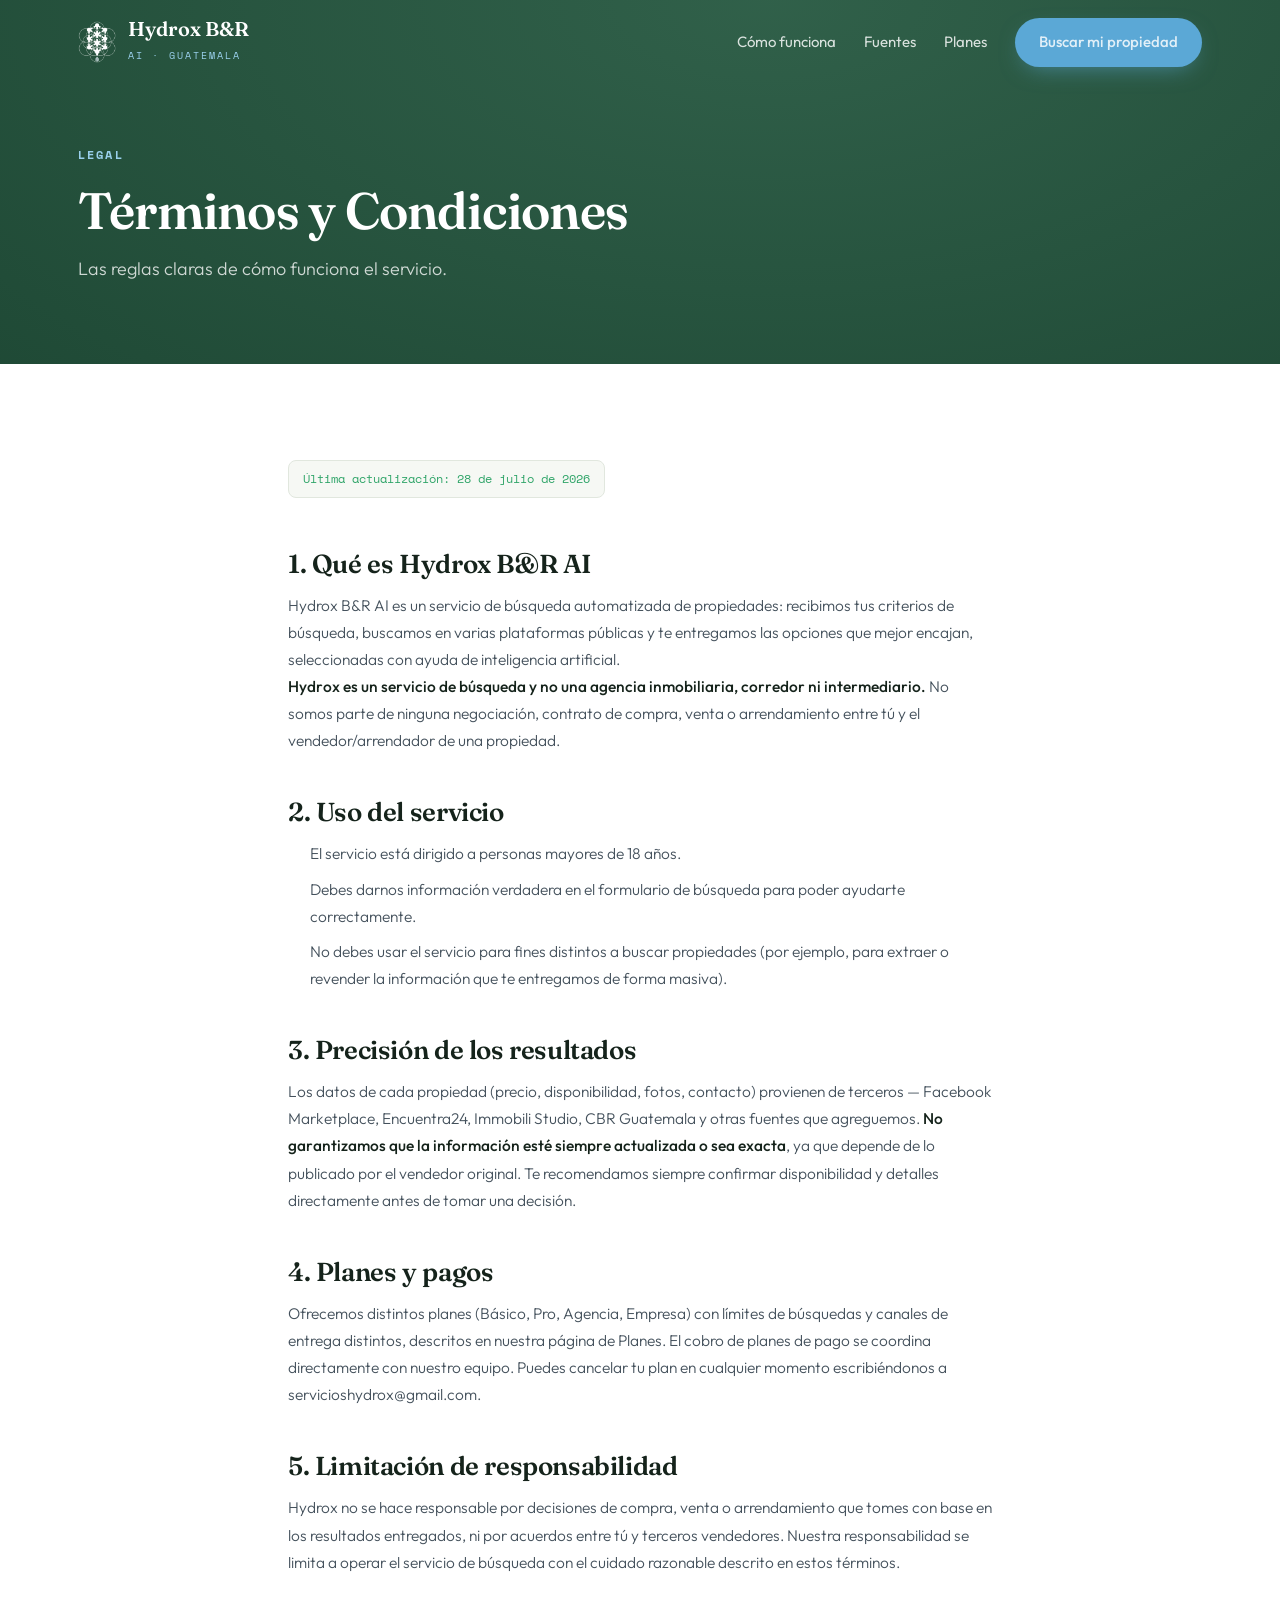
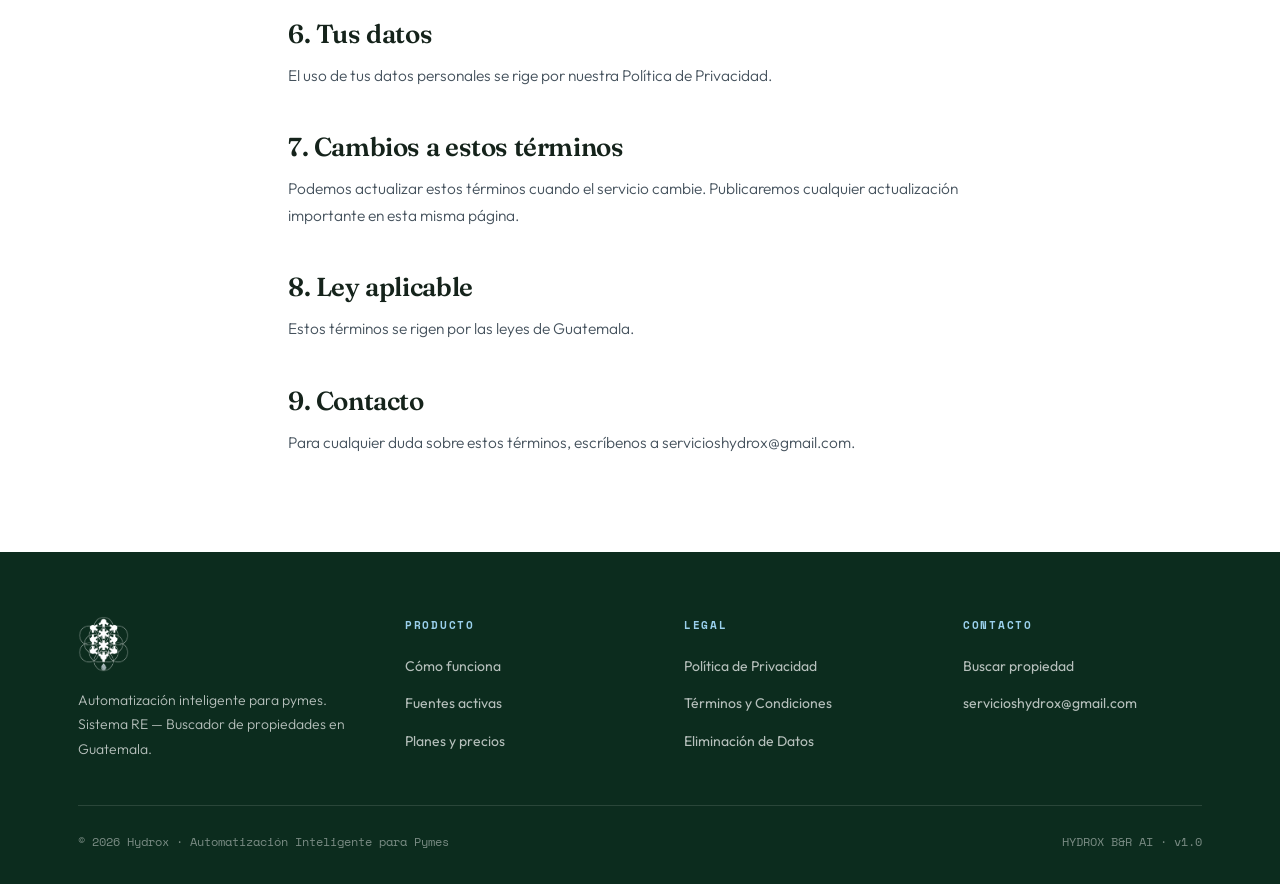
<file: terminos.html>
<!DOCTYPE html>
<html lang="es">
<head>
<meta charset="UTF-8">
<meta name="viewport" content="width=device-width, initial-scale=1.0">
<meta name="description" content="Términos y Condiciones de uso de Hydrox B&R AI, el servicio de búsqueda automatizada de propiedades en Guatemala.">
<title>Términos y Condiciones — Hydrox B&R AI</title>
<link rel="preconnect" href="https://fonts.googleapis.com">
<link rel="preconnect" href="https://fonts.gstatic.com" crossorigin>
<link href="https://fonts.googleapis.com/css2?family=Fraunces:opsz,wght@9..144,400;9..144,500;9..144,600;9..144,700&family=Outfit:wght@300;400;500;600;700&family=Space+Mono:wght@400;700&display=swap" rel="stylesheet">
<link rel="stylesheet" href="css/estilos.css">
<link rel="stylesheet" href="css/componentes.css?v=3">
<link rel="icon" href="assets/logo-verde.png" type="image/png">
<style>
  .legal-wrap { max-width:760px; margin:0 auto; padding:0 28px; }
  .legal-wrap h2 { font-size:26px; margin:44px 0 14px; }
  .legal-wrap h2:first-child { margin-top:0; }
  .legal-wrap p, .legal-wrap li { color:var(--piedra); font-size:15.5px; font-weight:300; line-height:1.75; }
  .legal-wrap ul { margin:8px 0 18px 22px; }
  .legal-wrap li { margin-bottom:8px; }
  .legal-wrap strong { color:var(--tinta); font-weight:500; }
  .legal-updated { font-family:'Space Mono',monospace; font-size:12px; color:var(--verde-claro); background:var(--hueso); border:1px solid var(--borde); border-radius:8px; padding:8px 14px; display:inline-block; margin-bottom:8px; }
</style>
</head>
<body>

<!-- HEADER -->
<header id="header">
  <div class="wrap nav">
    <a href="index.html" class="brand">
      <img src="assets/logo-blanco.png" alt="Hydrox B&R AI">
      <div class="brand-text">
        <strong>Hydrox B&amp;R</strong>
        <small>AI · GUATEMALA</small>
      </div>
    </a>
    <nav class="nav-links" id="nav-links">
      <a href="index.html#como-funciona">Cómo funciona</a>
      <a href="index.html#fuentes">Fuentes</a>
      <a href="planes.html">Planes</a>
      <a href="contacto.html" class="btn btn-pri">Buscar mi propiedad</a>
    </nav>
    <button class="nav-toggle" id="nav-toggle" aria-label="Abrir menú" aria-expanded="false">☰</button>
  </div>
</header>

<!-- INNER HERO -->
<section class="inner-hero">
  <div class="wrap">
    <span class="eyebrow">Legal</span>
    <h1>Términos y Condiciones</h1>
    <p>Las reglas claras de cómo funciona el servicio.</p>
  </div>
</section>

<!-- CONTENIDO -->
<section>
  <div class="legal-wrap">
    <span class="legal-updated">Última actualización: 28 de julio de 2026</span>

    <h2>1. Qué es Hydrox B&amp;R AI</h2>
    <p>Hydrox B&amp;R AI es un servicio de búsqueda automatizada de propiedades: recibimos tus criterios de búsqueda, buscamos en varias plataformas públicas y te entregamos las opciones que mejor encajan, seleccionadas con ayuda de inteligencia artificial.</p>
    <p><strong>Hydrox es un servicio de búsqueda y no una agencia inmobiliaria, corredor ni intermediario.</strong> No somos parte de ninguna negociación, contrato de compra, venta o arrendamiento entre tú y el vendedor/arrendador de una propiedad.</p>

    <h2>2. Uso del servicio</h2>
    <ul>
      <li>El servicio está dirigido a personas mayores de 18 años.</li>
      <li>Debes darnos información verdadera en el formulario de búsqueda para poder ayudarte correctamente.</li>
      <li>No debes usar el servicio para fines distintos a buscar propiedades (por ejemplo, para extraer o revender la información que te entregamos de forma masiva).</li>
    </ul>

    <h2>3. Precisión de los resultados</h2>
    <p>Los datos de cada propiedad (precio, disponibilidad, fotos, contacto) provienen de terceros — Facebook Marketplace, Encuentra24, Immobili Studio, CBR Guatemala y otras fuentes que agreguemos. <strong>No garantizamos que la información esté siempre actualizada o sea exacta</strong>, ya que depende de lo publicado por el vendedor original. Te recomendamos siempre confirmar disponibilidad y detalles directamente antes de tomar una decisión.</p>

    <h2>4. Planes y pagos</h2>
    <p>Ofrecemos distintos planes (Básico, Pro, Agencia, Empresa) con límites de búsquedas y canales de entrega distintos, descritos en nuestra página de <a href="planes.html">Planes</a>. El cobro de planes de pago se coordina directamente con nuestro equipo. Puedes cancelar tu plan en cualquier momento escribiéndonos a <a href="mailto:servicioshydrox@gmail.com">servicioshydrox@gmail.com</a>.</p>

    <h2>5. Limitación de responsabilidad</h2>
    <p>Hydrox no se hace responsable por decisiones de compra, venta o arrendamiento que tomes con base en los resultados entregados, ni por acuerdos entre tú y terceros vendedores. Nuestra responsabilidad se limita a operar el servicio de búsqueda con el cuidado razonable descrito en estos términos.</p>

    <h2>6. Tus datos</h2>
    <p>El uso de tus datos personales se rige por nuestra <a href="privacidad.html">Política de Privacidad</a>.</p>

    <h2>7. Cambios a estos términos</h2>
    <p>Podemos actualizar estos términos cuando el servicio cambie. Publicaremos cualquier actualización importante en esta misma página.</p>

    <h2>8. Ley aplicable</h2>
    <p>Estos términos se rigen por las leyes de Guatemala.</p>

    <h2>9. Contacto</h2>
    <p>Para cualquier duda sobre estos términos, escríbenos a <a href="mailto:servicioshydrox@gmail.com">servicioshydrox@gmail.com</a>.</p>
  </div>
</section>

<!-- FOOTER -->
<footer>
  <div class="wrap">
    <div class="footer-grid">
      <div class="footer-brand">
        <img src="assets/logo-blanco.png" alt="Hydrox B&R AI">
        <p>Automatización inteligente para pymes. Sistema RE — Buscador de propiedades en Guatemala.</p>
      </div>
      <div class="footer-col">
        <h5>Producto</h5>
        <ul>
          <li><a href="como-funciona.html">Cómo funciona</a></li>
          <li><a href="index.html#fuentes">Fuentes activas</a></li>
          <li><a href="planes.html">Planes y precios</a></li>
        </ul>
      </div>
      <div class="footer-col">
        <h5>Legal</h5>
        <ul>
          <li><a href="privacidad.html">Política de Privacidad</a></li>
          <li><a href="terminos.html">Términos y Condiciones</a></li>
          <li><a href="eliminar-datos.html">Eliminación de Datos</a></li>
        </ul>
      </div>
      <div class="footer-col">
        <h5>Contacto</h5>
        <ul>
          <li><a href="contacto.html">Buscar propiedad</a></li>
          <li><a href="mailto:servicioshydrox@gmail.com">servicioshydrox@gmail.com</a></li>
        </ul>
      </div>
    </div>
    <div class="footer-bottom">
      <span>© 2026 Hydrox · Automatización Inteligente para Pymes</span>
      <span class="mono">HYDROX B&amp;R AI · v1.0</span>
    </div>
  </div>
</footer>

<script src="js/main.js?v=7" defer></script>
</body>
</html>
</file>
<file: css/estilos.css>
/* ═══════════════════════════════════════════════════════════════════
   HYDROX B&R AI  ·  estilos.css
   Variables globales · reset · tipografía · header · footer · utilidades
   Se carga en TODAS las páginas.
═══════════════════════════════════════════════════════════════════ */

/* ── 1. TOKENS DE DISEÑO ──────────────────────────────────────── */
:root {
  --verde-profundo: #123D29;
  --verde-noche:    #0C2C1E;
  --verde:          #1E7A4D;
  --verde-claro:    #2FA468;
  --agua:           #5BA8D6;
  --agua-claro:     #9AD0EC;
  --piedra:         #44515C;
  --piedra-suave:   #6B7680;
  --hueso:          #F6F8F4;
  --blanco:         #FFFFFF;
  --borde:          #E1E7DE;
  --tinta:          #15231B;
  --sombra:         0 18px 50px -20px rgba(18,61,41,.35);
  --radio:          18px;
  --radio-sm:       10px;
  --radio-xl:       28px;
}

/* ── 2. RESET ─────────────────────────────────────────────────── */
*, *::before, *::after { margin: 0; padding: 0; box-sizing: border-box; }
html  { scroll-behavior: smooth; }
body  { font-family:'Outfit',system-ui,sans-serif; color:var(--tinta); background:var(--blanco); line-height:1.65; -webkit-font-smoothing:antialiased; }
img   { max-width:100%; display:block; }
a     { text-decoration:none; color:inherit; }
ul    { list-style:none; }
button,input,select,textarea { font-family:inherit; }

/* ── 3. TIPOGRAFÍA ────────────────────────────────────────────── */
h1,h2,h3,h4 {
  font-family:'Fraunces',Georgia,serif;
  font-weight:600;
  line-height:1.08;
  letter-spacing:-.015em;
}
.mono { font-family:'Space Mono',monospace; }

.eyebrow {
  font-family:'Space Mono',monospace;
  font-size:12px;
  letter-spacing:.18em;
  text-transform:uppercase;
  color:var(--verde-claro);
  font-weight:700;
}

/* ── 4. LAYOUT ────────────────────────────────────────────────── */
.wrap    { max-width:1180px; margin:0 auto; padding:0 28px; }
section  { padding:96px 0; }

/* ── 5. HEADER ────────────────────────────────────────────────── */
header {
  position:fixed; top:0; left:0; right:0;
  z-index:100;
  padding:18px 0;
  transition:all .35s ease;
}
header.scrolled {
  background:rgba(12,44,30,.95);
  backdrop-filter:blur(14px);
  -webkit-backdrop-filter:blur(14px);
  padding:11px 0;
  box-shadow:0 8px 30px -12px rgba(0,0,0,.4);
}

.nav { display:flex; align-items:center; justify-content:space-between; gap:20px; }

.brand { display:flex; align-items:center; gap:12px; }
.brand img { height:42px; width:auto; transition:height .35s ease; }
header.scrolled .brand img { height:36px; }
.brand-text strong {
  font-family:'Fraunces',serif; font-size:20px; font-weight:600;
  color:#fff; display:block; line-height:1.1;
}
.brand-text small {
  font-family:'Space Mono',monospace; font-size:9.5px;
  letter-spacing:.22em; color:var(--agua-claro); font-weight:400;
}

.nav-links { display:flex; align-items:center; gap:28px; }
.nav-links a { color:rgba(255,255,255,.82); font-size:15px; transition:color .2s; }
.nav-links a:hover { color:#fff; }

.nav-toggle {
  display:none; background:none; border:none;
  color:#fff; font-size:26px; cursor:pointer; padding:4px;
}

/* ── 6. FOOTER ────────────────────────────────────────────────── */
footer { background:var(--verde-noche); color:rgba(255,255,255,.7); padding:64px 0 32px; }

.footer-grid {
  display:grid; grid-template-columns:1.2fr 1fr 1fr 1fr;
  gap:40px; margin-bottom:44px;
}
.footer-brand img   { height:56px; margin-bottom:16px; }
.footer-brand p     { font-size:14px; max-width:280px; font-weight:300; line-height:1.75; }

.footer-col h5 {
  font-family:'Space Mono',monospace; font-size:11px;
  letter-spacing:.16em; text-transform:uppercase;
  color:var(--agua-claro); margin-bottom:18px; font-weight:700;
}
.footer-col ul  { display:flex; flex-direction:column; gap:11px; }
.footer-col a   { font-size:14px; color:rgba(255,255,255,.7); transition:color .2s; }
.footer-col a:hover { color:#fff; }

.footer-bottom {
  border-top:1px solid rgba(255,255,255,.12);
  padding-top:26px;
  display:flex; justify-content:space-between; flex-wrap:wrap; gap:10px;
  font-family:'Space Mono',monospace; font-size:12px; color:rgba(255,255,255,.45);
}

/* ── 7. UTILIDADES GENERALES ──────────────────────────────────── */
.reveal {
  opacity:0; transform:translateY(22px);
  transition:opacity .7s ease,transform .7s ease;
}
.reveal.in { opacity:1; transform:none; }
@media (prefers-reduced-motion:reduce) { .reveal { opacity:1; transform:none; transition:none; } }

.sec-head { margin-bottom:52px; }
.sec-head .eyebrow { display:inline-block; margin-bottom:14px; color:var(--verde); }
.sec-head h2   { font-size:clamp(26px,3.6vw,42px); color:var(--tinta); }
.sec-head p    { color:var(--piedra); font-size:17px; margin-top:12px; font-weight:300; max-width:580px; }

/* ── 8. RESPONSIVE: HEADER + FOOTER ──────────────────────────── */
@media (max-width:900px) {
  .nav-links {
    display:none; position:absolute; top:100%; left:0; right:0;
    flex-direction:column; align-items:flex-start; gap:16px;
    background:var(--verde-profundo); padding:22px 28px;
  }
  .nav-links.open { display:flex; }
  .nav-toggle     { display:block; }
  .footer-grid    { grid-template-columns:1fr 1fr; }
}
@media (max-width:560px) {
  .wrap         { padding:0 20px; }
  section       { padding:72px 0; }
  .footer-grid  { grid-template-columns:1fr; }
}
</file>
<file: css/componentes.css>
/* ═══════════════════════════════════════════════════════════════════
   HYDROX B&R AI  ·  componentes.css
   Botones · Hero · TgCard · Pasos · Fuentes · Planes · Formulario · CTA
   Se carga junto a estilos.css en todas las páginas.
═══════════════════════════════════════════════════════════════════ */

/* ── 1. BOTONES ───────────────────────────────────────────────── */
.btn {
  display:inline-flex; align-items:center; gap:8px;
  font-family:'Outfit',sans-serif; font-weight:500;
  border:none; border-radius:100px; cursor:pointer;
  transition:transform .18s ease,box-shadow .22s,background .22s,color .2s;
  white-space:nowrap;
}
.btn-pri {
  background:var(--agua); color:var(--verde-noche);
  padding:12px 24px; font-size:15px;
  box-shadow:0 8px 24px -10px rgba(91,168,214,.7);
}
.btn-pri:hover  { background:var(--agua-claro); transform:translateY(-2px); }
.btn-sec {
  background:var(--verde-claro); color:#fff;
  padding:12px 24px; font-size:15px;
  box-shadow:0 8px 24px -10px rgba(47,164,104,.6);
}
.btn-sec:hover  { background:var(--verde); transform:translateY(-2px); }
.btn-ghost {
  background:transparent; color:#fff;
  border:1.5px solid rgba(255,255,255,.35);
  padding:11px 24px; font-size:15px;
}
.btn-ghost:hover { border-color:#fff; background:rgba(255,255,255,.08); }
.btn-lg { padding:15px 32px; font-size:17px; }

/* ── 2. HERO PRINCIPAL (index) ────────────────────────────────── */
.hero {
  position:relative;
  background:
    radial-gradient(120% 120% at 80% 0%,rgba(26,79,54,.60) 0%,rgba(18,61,41,.72) 45%,rgba(12,44,30,.88) 100%),
    url('https://images.unsplash.com/photo-1570129477492-45c003edd2be?ixlib=rb-4.0.3&auto=format&fit=crop&w=1600&q=80') center/cover no-repeat;
  color:#fff; padding:170px 0 110px; overflow:hidden;
}
.hero::before {
  content:""; position:absolute; inset:0;
  background-image:url("data:image/svg+xml,%3Csvg xmlns='http://www.w3.org/2000/svg' width='600' height='600'%3E%3Cg fill='none' stroke='%232FA468' stroke-width='1' opacity='.09'%3E%3Ccircle cx='300' cy='220' r='80'/%3E%3Ccircle cx='220' cy='266' r='80'/%3E%3Ccircle cx='380' cy='266' r='80'/%3E%3Ccircle cx='220' cy='174' r='80'/%3E%3Ccircle cx='380' cy='174' r='80'/%3E%3Ccircle cx='300' cy='312' r='80'/%3E%3Ccircle cx='300' cy='128' r='80'/%3E%3C/g%3E%3C/svg%3E");
  background-position:right -100px top -40px;
  background-repeat:no-repeat; pointer-events:none;
}
.hero-grid {
  position:relative;
  display:grid; grid-template-columns:1.05fr .95fr;
  gap:56px; align-items:center;
}
.hero .eyebrow  { color:var(--agua-claro); display:inline-block; margin-bottom:20px; }
.hero h1        { font-size:clamp(38px,5.2vw,62px); color:#fff; margin-bottom:20px; }
.hero h1 .accent{ color:var(--agua-claro); font-style:italic; font-weight:500; }
.hero .lead     { font-size:clamp(16px,1.4vw,18px); color:rgba(255,255,255,.8); max-width:520px; margin-bottom:32px; font-weight:300; }
.hero-cta       { display:flex; gap:14px; flex-wrap:wrap; }
.hero-stats     { display:flex; gap:28px; flex-wrap:wrap; margin-top:38px; }
.hero-stats > div { display:flex; flex-direction:column; }
.hero-stats b   { font-family:'Fraunces',serif; font-size:26px; color:#fff; font-weight:600; }
.hero-stats span{ font-family:'Space Mono',monospace; font-size:11px; letter-spacing:.12em; text-transform:uppercase; color:var(--agua-claro); }

/* ── 3. TARJETA TELEGRAM — elemento firma ─────────────────────── */
.tgcard { background:#fff; border-radius:22px; box-shadow:0 40px 80px -30px rgba(0,0,0,.55); overflow:hidden; color:var(--tinta); transform:rotate(.6deg); }
.tgcard-top   { background:var(--verde); color:#fff; padding:14px 18px; display:flex; align-items:center; gap:11px; }
.tgcard-avatar{ width:34px; height:34px; border-radius:50%; background:rgba(255,255,255,.16); display:flex; align-items:center; justify-content:center; font-size:17px; flex-shrink:0; }
.tgcard-top b { font-size:14.5px; font-weight:600; }
.tgcard-top span{ font-family:'Space Mono',monospace; font-size:10px; color:var(--agua-claro); display:block; margin-top:1px; }
.tgcard-body  { padding:12px; background:#EDF3EE; display:flex; flex-direction:column; gap:9px; }
.prop-card    { background:#fff; border-radius:14px; padding:11px; display:flex; gap:11px; align-items:center; box-shadow:0 4px 14px -8px rgba(18,61,41,.22); }
.prop-rank    { font-family:'Fraunces',serif; font-size:20px; font-weight:700; color:var(--verde); width:30px; text-align:center; flex-shrink:0; }
.prop-thumb   { width:52px; height:52px; border-radius:9px; flex-shrink:0; background-size:cover; background-position:center; }
.prop-info    { flex:1; min-width:0; }
.prop-info h4 { font-family:'Outfit',sans-serif; font-size:13.5px; font-weight:600; margin-bottom:2px; white-space:nowrap; overflow:hidden; text-overflow:ellipsis; }
.prop-info .meta { font-size:12px; color:var(--piedra-suave); }
.prop-price   { font-family:'Space Mono',monospace; font-weight:700; font-size:12.5px; color:var(--verde); white-space:nowrap; }
.tgcard-foot  { padding:9px 12px 12px; background:#EDF3EE; text-align:center; }
.tgcard-foot span { font-family:'Space Mono',monospace; font-size:10px; color:var(--piedra-suave); }

/* ── 4. PASOS "CÓMO FUNCIONA" ─────────────────────────────────── */
.steps-grid { display:grid; grid-template-columns:repeat(4,1fr); gap:22px; }
.step { padding-top:24px; }
.step .num    { font-family:'Space Mono',monospace; font-size:13px; color:var(--verde-claro); font-weight:700; letter-spacing:.08em; }
.step .line   { height:3px; background:var(--borde); border-radius:3px; margin:12px 0 18px; position:relative; overflow:hidden; }
.step .line::after { content:""; position:absolute; left:0; top:0; bottom:0; width:40%; background:var(--verde); border-radius:3px; }
.step h3      { font-size:19px; margin-bottom:8px; }
.step p       { font-size:14.5px; color:var(--piedra); font-weight:300; line-height:1.6; }
.step .tag    { font-family:'Space Mono',monospace; font-size:10.5px; color:var(--verde-claro); margin-top:10px; display:inline-block; }

/* ── 5. FUENTES ───────────────────────────────────────────────── */
.fuentes-section { background:var(--hueso); border-top:1px solid var(--borde); border-bottom:1px solid var(--borde); }
.chips { display:flex; flex-wrap:wrap; gap:12px; margin-top:14px; }
.chip {
  background:#fff; border:1px solid var(--borde); border-radius:100px;
  padding:12px 22px; font-weight:500; font-size:15px; color:var(--piedra);
  display:flex; align-items:center; gap:10px;
  box-shadow:0 4px 12px -10px rgba(18,61,41,.25);
}
.chip-dot       { width:9px; height:9px; border-radius:50%; background:var(--verde-claro); flex-shrink:0; }
.chip.pronto    { opacity:.65; }
.chip.pronto .chip-dot { background:var(--agua); }
.chip .soon     { font-family:'Space Mono',monospace; font-size:10.5px; margin-left:4px; }

/* ── 6. PLANES ────────────────────────────────────────────────── */
.planes-grid { display:grid; grid-template-columns:repeat(4,1fr); gap:18px; }

.plan-card {
  border:1.5px solid var(--borde); border-radius:var(--radio);
  padding:26px 22px; background:#fff;
  display:flex; flex-direction:column; position:relative;
  transition:transform .22s ease,box-shadow .25s ease,border-color .2s;
}
.plan-card:hover { transform:translateY(-5px); box-shadow:var(--sombra); border-color:var(--verde-claro); }
.plan-card.featured { background:var(--verde-profundo); border-color:var(--verde-profundo); color:#fff; }

.plan-badge {
  position:absolute; top:-12px; left:22px;
  background:var(--agua); color:var(--verde-noche);
  font-family:'Space Mono',monospace; font-size:10px; font-weight:700;
  letter-spacing:.1em; padding:4px 12px; border-radius:100px; text-transform:uppercase;
}
.plan-tier  { font-family:'Space Mono',monospace; font-size:12px; letter-spacing:.14em; text-transform:uppercase; color:var(--verde); font-weight:700; }
.plan-card.featured .plan-tier { color:var(--agua-claro); }
.plan-price { font-family:'Fraunces',serif; font-size:32px; font-weight:600; margin:12px 0 4px; }
.plan-price small { font-family:'Space Mono',monospace; font-size:12px; color:var(--piedra-suave); font-weight:400; }
.plan-card.featured .plan-price small { color:rgba(255,255,255,.5); }
.plan-tagline { font-size:13.5px; color:var(--piedra); margin-bottom:20px; font-weight:300; min-height:38px; line-height:1.55; }
.plan-card.featured .plan-tagline { color:rgba(255,255,255,.72); }

.plan-features { display:flex; flex-direction:column; gap:9px; margin-bottom:24px; flex:1; }
.plan-features li { font-size:13.5px; display:flex; gap:9px; align-items:flex-start; color:var(--piedra); }
.plan-card.featured .plan-features li { color:rgba(255,255,255,.85); }
.plan-features li::before { content:""; width:7px; height:7px; border-radius:50%; background:var(--verde-claro); margin-top:7px; flex-shrink:0; }

.plan-link { font-size:14px; font-weight:500; color:var(--verde); display:inline-flex; align-items:center; gap:6px; transition:gap .18s; }
.plan-link:hover { gap:10px; }
.plan-card.featured .plan-link { color:var(--agua-claro); }

/* ── 7. BANDA CTA ─────────────────────────────────────────────── */
.cta-band {
  background:radial-gradient(120% 140% at 20% 0%,#1a5538,var(--verde-profundo));
  color:#fff; border-radius:var(--radio-xl); padding:64px 56px; text-align:center; position:relative; overflow:hidden;
}
.cta-band::before {
  content:""; position:absolute; inset:0; pointer-events:none;
  background-image:url("data:image/svg+xml,%3Csvg xmlns='http://www.w3.org/2000/svg' width='400' height='400'%3E%3Cg fill='none' stroke='%232FA468' stroke-width='1' opacity='.1'%3E%3Ccircle cx='200' cy='160' r='60'/%3E%3Ccircle cx='146' cy='194' r='60'/%3E%3Ccircle cx='254' cy='194' r='60'/%3E%3C/g%3E%3C/svg%3E");
  background-position:center;
}
.cta-band h2 { font-size:clamp(26px,3.6vw,40px); color:#fff; margin-bottom:12px; position:relative; }
.cta-band p  { color:rgba(255,255,255,.8); max-width:520px; margin:0 auto 28px; font-weight:300; position:relative; }
.cta-band .btn-pri { position:relative; }

/* ── 8. HERO INTERIOR (páginas secundarias) ───────────────────── */
.inner-hero {
  background:
    radial-gradient(100% 180% at 60% 0%, rgba(26,79,54,.9), rgba(18,61,41,.96)),
    url('https://images.unsplash.com/photo-1568605114967-8130f3a36994?w=1400&q=65') center/cover no-repeat;
  color:#fff; padding:140px 0 80px;
}
.inner-hero .eyebrow { color:var(--agua-claro); display:inline-block; margin-bottom:18px; }
.inner-hero h1 { font-size:clamp(32px,4vw,52px); color:#fff; margin-bottom:16px; }
.inner-hero p  { color:rgba(255,255,255,.78); max-width:560px; font-size:18px; font-weight:300; }

/* ── 9. FORMULARIO MULTI-PASO ─────────────────────────────────── */
.form-wrapper { max-width:720px; margin:0 auto; }
.form-card    { background:#fff; border-radius:var(--radio-xl); box-shadow:var(--sombra); overflow:hidden; }

.form-tabs { display:flex; background:var(--hueso); border-bottom:1px solid var(--borde); }
.form-tab  { flex:1; padding:17px 10px; text-align:center; font-family:'Space Mono',monospace; font-size:10.5px; letter-spacing:.1em; text-transform:uppercase; color:var(--piedra-suave); position:relative; transition:color .2s; }
.form-tab.active { color:var(--verde); }
.form-tab.done   { color:var(--verde-claro); }
.form-tab::after { content:""; position:absolute; bottom:0; left:10%; right:10%; height:2.5px; background:transparent; border-radius:2px; transition:background .3s; }
.form-tab.active::after { background:var(--verde); }
.form-tab.done::after   { background:var(--verde-claro); }

.form-body  { padding:36px 40px; }
.form-step  { display:none; }
.form-step.active { display:block; }

.field       { margin-bottom:22px; }
.field label { display:block; font-size:14px; font-weight:600; color:var(--tinta); margin-bottom:8px; }
.field label .req { color:var(--verde-claro); }
.field input,.field select,.field textarea {
  width:100%; padding:13px 16px;
  border:1.5px solid var(--borde); border-radius:var(--radio-sm);
  font-size:15px; color:var(--tinta);
  transition:border-color .2s,box-shadow .2s;
  background:#fff;
}
.field input:focus,.field select:focus,.field textarea:focus {
  outline:none; border-color:var(--verde); box-shadow:0 0 0 3px rgba(30,122,77,.1);
}
.field textarea { resize:vertical; min-height:90px; }
.field .hint    { font-size:12.5px; color:var(--piedra-suave); margin-top:6px; }

.radio-group,.check-group { display:flex; flex-wrap:wrap; gap:10px; padding:4px; border-radius:14px; transition:box-shadow .2s; }
.radio-group.group-error,.check-group.group-error { box-shadow:0 0 0 2px #e55; }

/* Honeypot anti-spam: oculto visualmente, accesible solo para bots */
.hp-field { position:absolute; left:-9999px; top:-9999px; width:1px; height:1px; overflow:hidden; }
.radio-opt,.check-opt {
  border:1.5px solid var(--borde); border-radius:100px; padding:9px 18px;
  cursor:pointer; font-size:14px; font-weight:500; color:var(--piedra);
  transition:border-color .2s,background .2s,color .2s; user-select:none;
}
.radio-opt input,.check-opt input { display:none; }
.radio-opt.sel,.check-opt.sel { border-color:var(--verde); background:rgba(30,122,77,.07); color:var(--verde); }

.check-grid { display:grid; grid-template-columns:1fr 1fr; gap:8px; }
.check-opt.grid { border-radius:var(--radio-sm); padding:10px 14px; text-align:center; }

.form-nav { display:flex; justify-content:space-between; align-items:center; margin-top:32px; }
.btn-prev { background:none; border:none; color:var(--piedra); cursor:pointer; font-size:15px; font-weight:500; display:flex; align-items:center; gap:6px; transition:color .2s; }
.btn-prev:hover { color:var(--tinta); }

.prog-dots { display:flex; gap:6px; }
.prog-dot  { width:8px; height:8px; border-radius:50%; background:var(--borde); transition:background .3s; }
.prog-dot.active { background:var(--verde); }

/* Estado de éxito */
.form-success { display:none; text-align:center; padding:52px 40px; }
.form-success .ok-icon { font-size:52px; margin-bottom:20px; }
.form-success h3 { font-size:26px; margin-bottom:10px; }
.form-success p  { color:var(--piedra); font-size:16px; max-width:380px; margin:0 auto; }

/* ── 10. GESTIÓN DE CLIENTE ───────────────────────────────────── */

/* Aviso de plan (pre-formulario y dentro de tarjeta de éxito) */
.plan-notice, .plan-alert {
  border-radius:var(--radio-sm); padding:12px 18px;
  font-size:14px; font-weight:500;
  display:flex; align-items:center; gap:10px; flex-wrap:wrap;
}
.plan-notice { margin-bottom:16px; }
.plan-notice.warn, .plan-alert.warn   { background:#FFF8E1; border:1.5px solid #FFD54F; color:#795500; }
.plan-notice.limit, .plan-alert.limit { background:#FBE9E7; border:1.5px solid #EF9A9A; color:#B71C1C; }
.alert-link { font-weight:700; text-decoration:underline; color:inherit; }

/* Tarjeta de usuario en pantalla de éxito */
.user-card {
  background:var(--hueso); border:1.5px solid var(--borde);
  border-radius:var(--radio); padding:20px 24px; margin:20px auto 0;
  width:100%; max-width:360px; text-align:left;
  display:flex; flex-direction:column; gap:10px;
}
.user-card-row { display:flex; justify-content:space-between; align-items:center; }
.uc-label { font-family:'Space Mono',monospace; font-size:10.5px; letter-spacing:.12em; text-transform:uppercase; color:var(--piedra-suave); }
.uc-code  { font-family:'Space Mono',monospace; font-size:17px; font-weight:700; color:var(--verde); letter-spacing:.06em; }

/* Barra de progreso de búsquedas */
.sc-track { height:8px; background:var(--borde); border-radius:100px; overflow:hidden; }
.sc-fill  { height:100%; background:var(--verde-claro); border-radius:100px; transition:width .6s ease, background .3s; }
.sc-fill.sc-warn  { background:#FFB300; }
.sc-fill.sc-limit { background:#E53935; }
.sc-text  { font-family:'Space Mono',monospace; font-size:11px; color:var(--piedra-suave); margin-top:4px; display:block; }

/* Calificación de resultados */
.rating-section { margin-top:22px; padding-top:20px; border-top:1px solid var(--borde); width:100%; }
.rating-q  { font-size:15px; font-weight:600; color:var(--tinta); margin-bottom:14px; }
.stars     { display:flex; gap:4px; justify-content:center; margin-bottom:10px; }
.star {
  background:none; border:none; cursor:pointer;
  font-size:38px; color:var(--borde);
  transition:color .15s, transform .15s; line-height:1; padding:0 2px;
}
.star.lit  { color:#FFB300; transform:scale(1.12); }
.star:disabled { cursor:default; }
.rating-thanks { font-size:14px; color:var(--verde); font-weight:500; }

/* ── 11. RESPONSIVE COMPONENTES ───────────────────────────────── */
@media (max-width:900px) {
  .hero           { padding:140px 0 80px; }
  .hero-grid      { grid-template-columns:1fr; gap:44px; }
  .tgcard         { max-width:380px; margin:0 auto; }
  .steps-grid     { grid-template-columns:repeat(2,1fr); gap:28px; }
  .planes-grid    { grid-template-columns:repeat(2,1fr); }
  .cta-band       { padding:48px 28px; }
  .form-body      { padding:28px 24px; }
}
@media (max-width:560px) {
  .hero           { padding:130px 0 72px; }
  .steps-grid     { grid-template-columns:1fr; }
  .planes-grid    { grid-template-columns:1fr; }
  .inner-hero     { padding:120px 0 60px; }
  .check-grid     { grid-template-columns:1fr; }
  .cta-band       { padding:40px 22px; }
}
</file>
